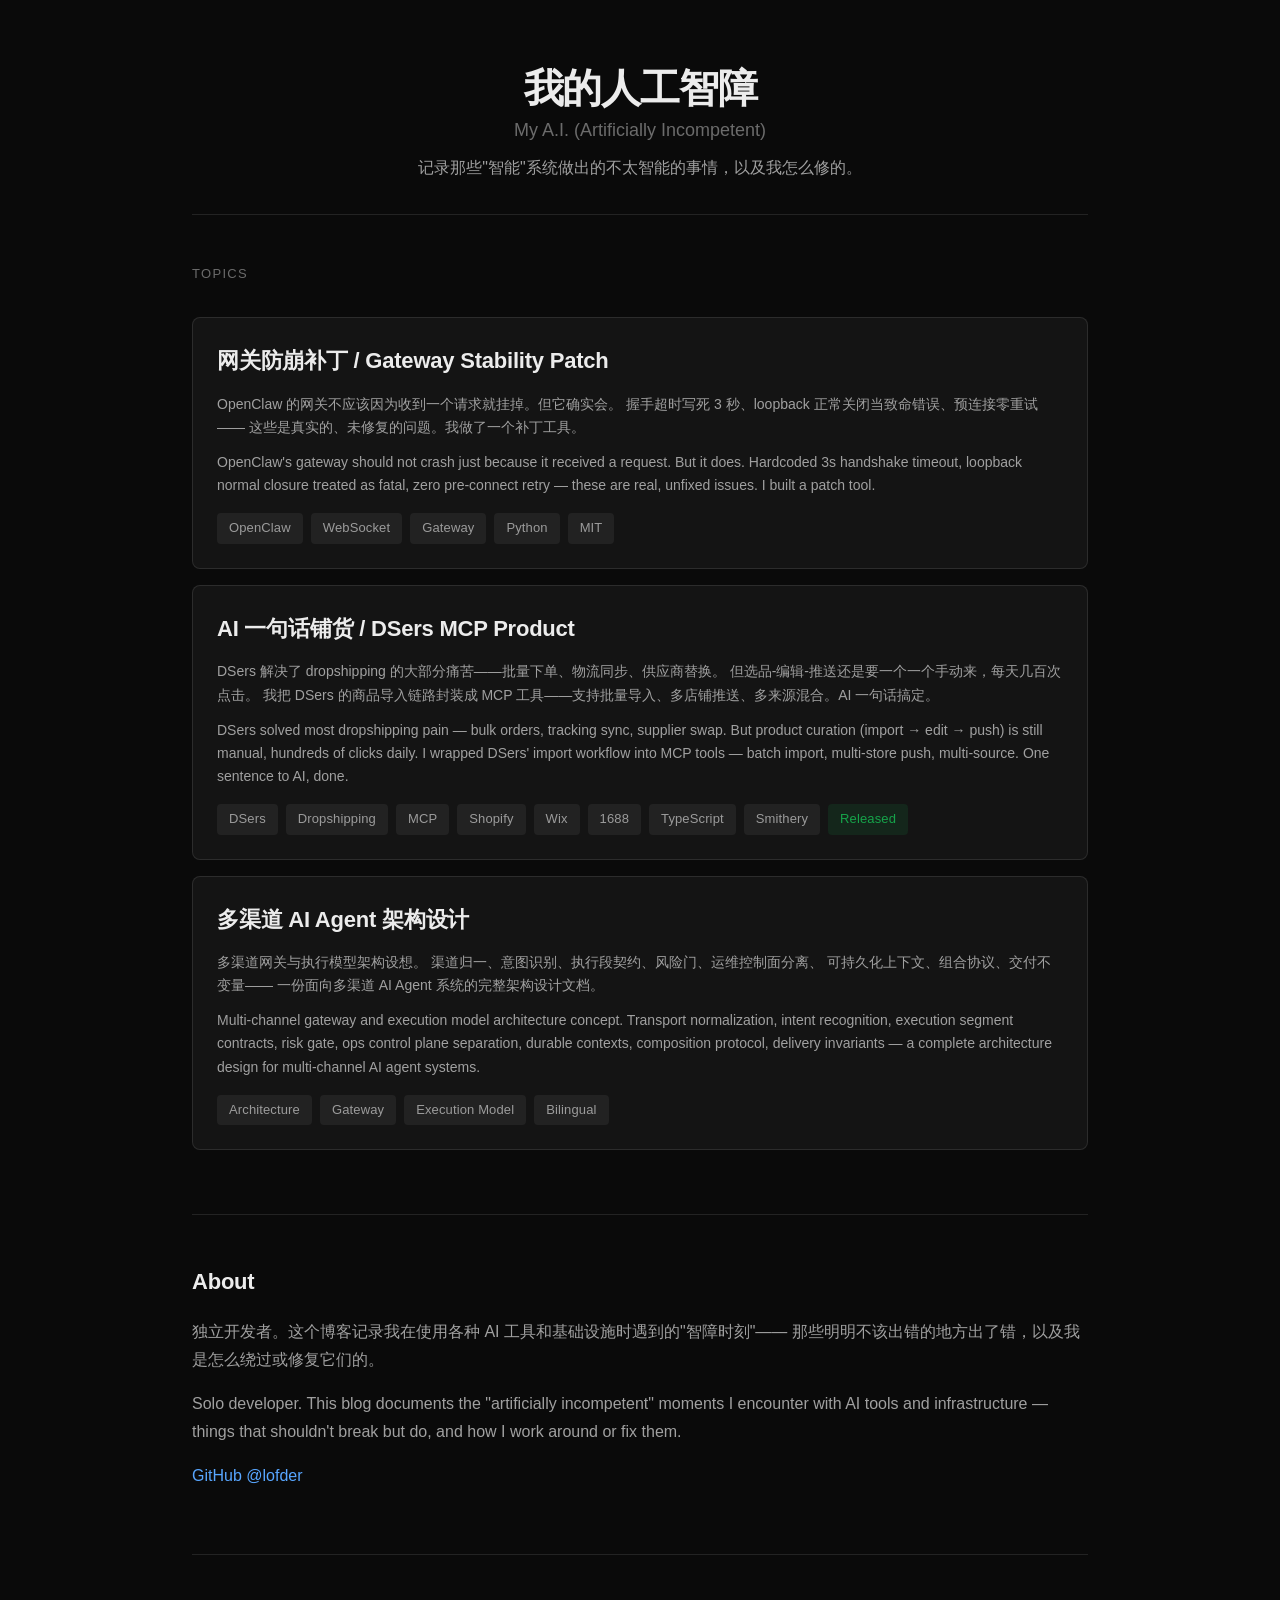
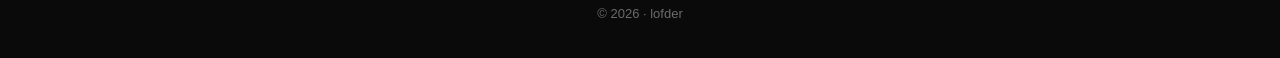
<file: index.html>
<!DOCTYPE html>
<html lang="zh-CN">
<head>
<meta charset="UTF-8">
<meta name="viewport" content="width=device-width, initial-scale=1.0">
<title>我的人工智障 ‐ My A.I. (Artificially Incompetent)</title>
<link rel="stylesheet" href="style.css">
<style>header { text-align: center; }</style>
</head>
<body>

<div class="container">
  <header>
    <h1>
      <span class="zh">我的人工智障</span>
      <span class="en">My A.I. (Artificially Incompetent)</span>
    </h1>
    <p class="tagline">
      记录那些"智能"系统做出的不太智能的事情，以及我怎么修的。
    </p>
  </header>

  <section class="topics">
    <h2>Topics</h2>

    <a class="topic-card" href="gateway-stability-patch/">
      <h3>网关防崩补丁 / Gateway Stability Patch</h3>
      <p>
        OpenClaw 的网关不应该因为收到一个请求就挂掉。但它确实会。
        握手超时写死 3 秒、loopback 正常关闭当致命错误、预连接零重试——
        这些是真实的、未修复的问题。我做了一个补丁工具。
      </p>
      <p>
        OpenClaw's gateway should not crash just because it received a request. But it does.
        Hardcoded 3s handshake timeout, loopback normal closure treated as fatal, zero pre-connect retry —
        these are real, unfixed issues. I built a patch tool.
      </p>
      <div class="tags">
        <span class="tag">OpenClaw</span>
        <span class="tag">WebSocket</span>
        <span class="tag">Gateway</span>
        <span class="tag">Python</span>
        <span class="tag">MIT</span>
      </div>
    </a>

    <a class="topic-card" href="dsers-mcp-product/">
      <h3>AI 一句话铺货 / DSers MCP Product</h3>
      <p>
        DSers 解决了 dropshipping 的大部分痛苦——批量下单、物流同步、供应商替换。
        但选品-编辑-推送还是要一个一个手动来，每天几百次点击。
        我把 DSers 的商品导入链路封装成 MCP 工具——支持批量导入、多店铺推送、多来源混合。AI 一句话搞定。
      </p>
      <p>
        DSers solved most dropshipping pain — bulk orders, tracking sync, supplier swap.
        But product curation (import → edit → push) is still manual, hundreds of clicks daily.
        I wrapped DSers' import workflow into MCP tools — batch import, multi-store push, multi-source. One sentence to AI, done.
      </p>
      <div class="tags">
        <span class="tag">DSers</span>
        <span class="tag">Dropshipping</span>
        <span class="tag">MCP</span>
        <span class="tag">Shopify</span>
        <span class="tag">Wix</span>
        <span class="tag">1688</span>
        <span class="tag">TypeScript</span>
        <span class="tag">Smithery</span>
        <span class="tag" style="background:rgba(22,163,74,0.12);color:#16a34a;">Released</span>
      </div>
    </a>

    <a class="topic-card" href="durable-gateway-runtime/">
      <h3>多渠道 AI Agent 架构设计</h3>
      <p>
        多渠道网关与执行模型架构设想。
        渠道归一、意图识别、执行段契约、风险门、运维控制面分离、
        可持久化上下文、组合协议、交付不变量——
        一份面向多渠道 AI Agent 系统的完整架构设计文档。
      </p>
      <p>
        Multi-channel gateway and execution model architecture concept.
        Transport normalization, intent recognition, execution segment contracts, risk gate,
        ops control plane separation, durable contexts, composition protocol, delivery invariants —
        a complete architecture design for multi-channel AI agent systems.
      </p>
      <div class="tags">
        <span class="tag">Architecture</span>
        <span class="tag">Gateway</span>
        <span class="tag">Execution Model</span>
        <span class="tag">Bilingual</span>
      </div>
    </a>

  </section>

  <section class="about">
    <h2>About</h2>
    <p>
      独立开发者。这个博客记录我在使用各种 AI 工具和基础设施时遇到的"智障时刻"——
      那些明明不该出错的地方出了错，以及我是怎么绕过或修复它们的。
    </p>
    <p>
      Solo developer. This blog documents the "artificially incompetent" moments I encounter
      with AI tools and infrastructure — things that shouldn't break but do, and how I work around
      or fix them.
    </p>
    <p>
      <a href="https://github.com/lofder">GitHub @lofder</a>
    </p>
  </section>

  <footer>
    <p>&copy; 2026 · <a href="https://github.com/lofder">lofder</a></p>
  </footer>
</div>

</body>
</html>
</file>
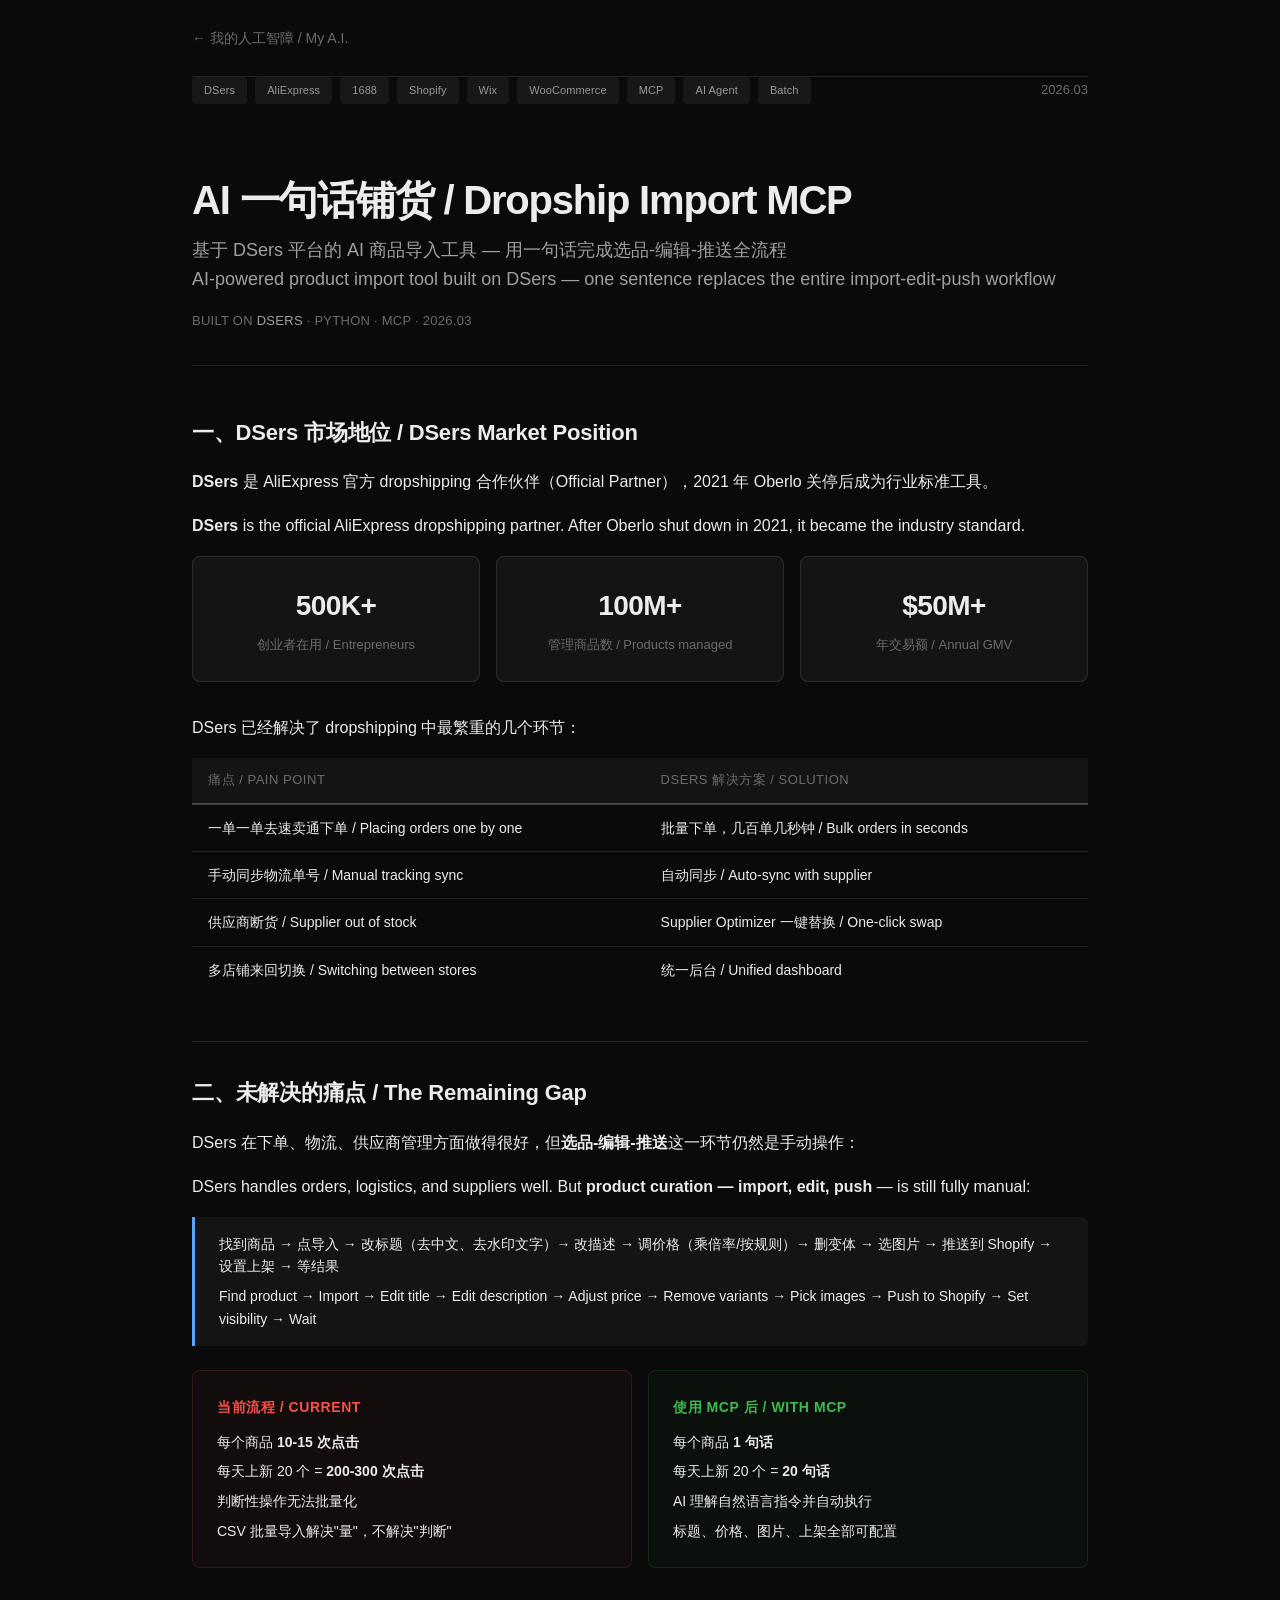
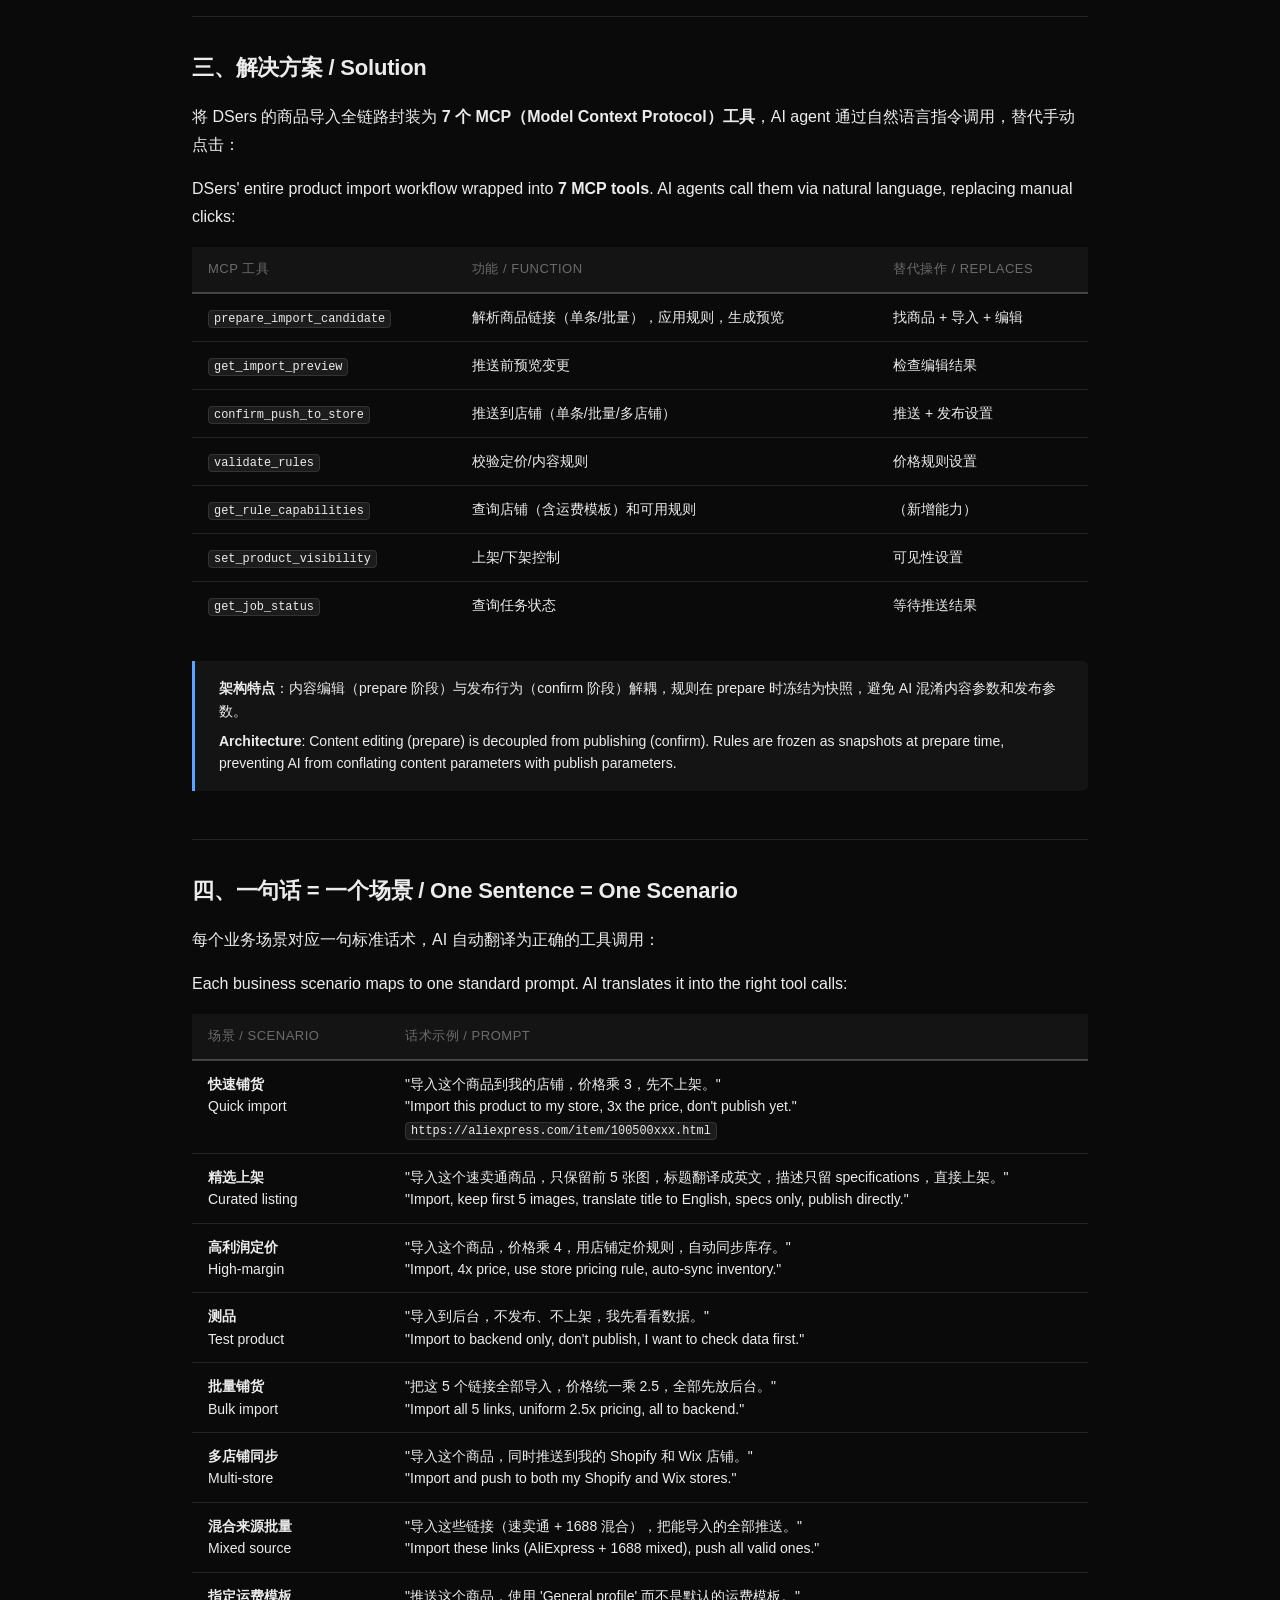
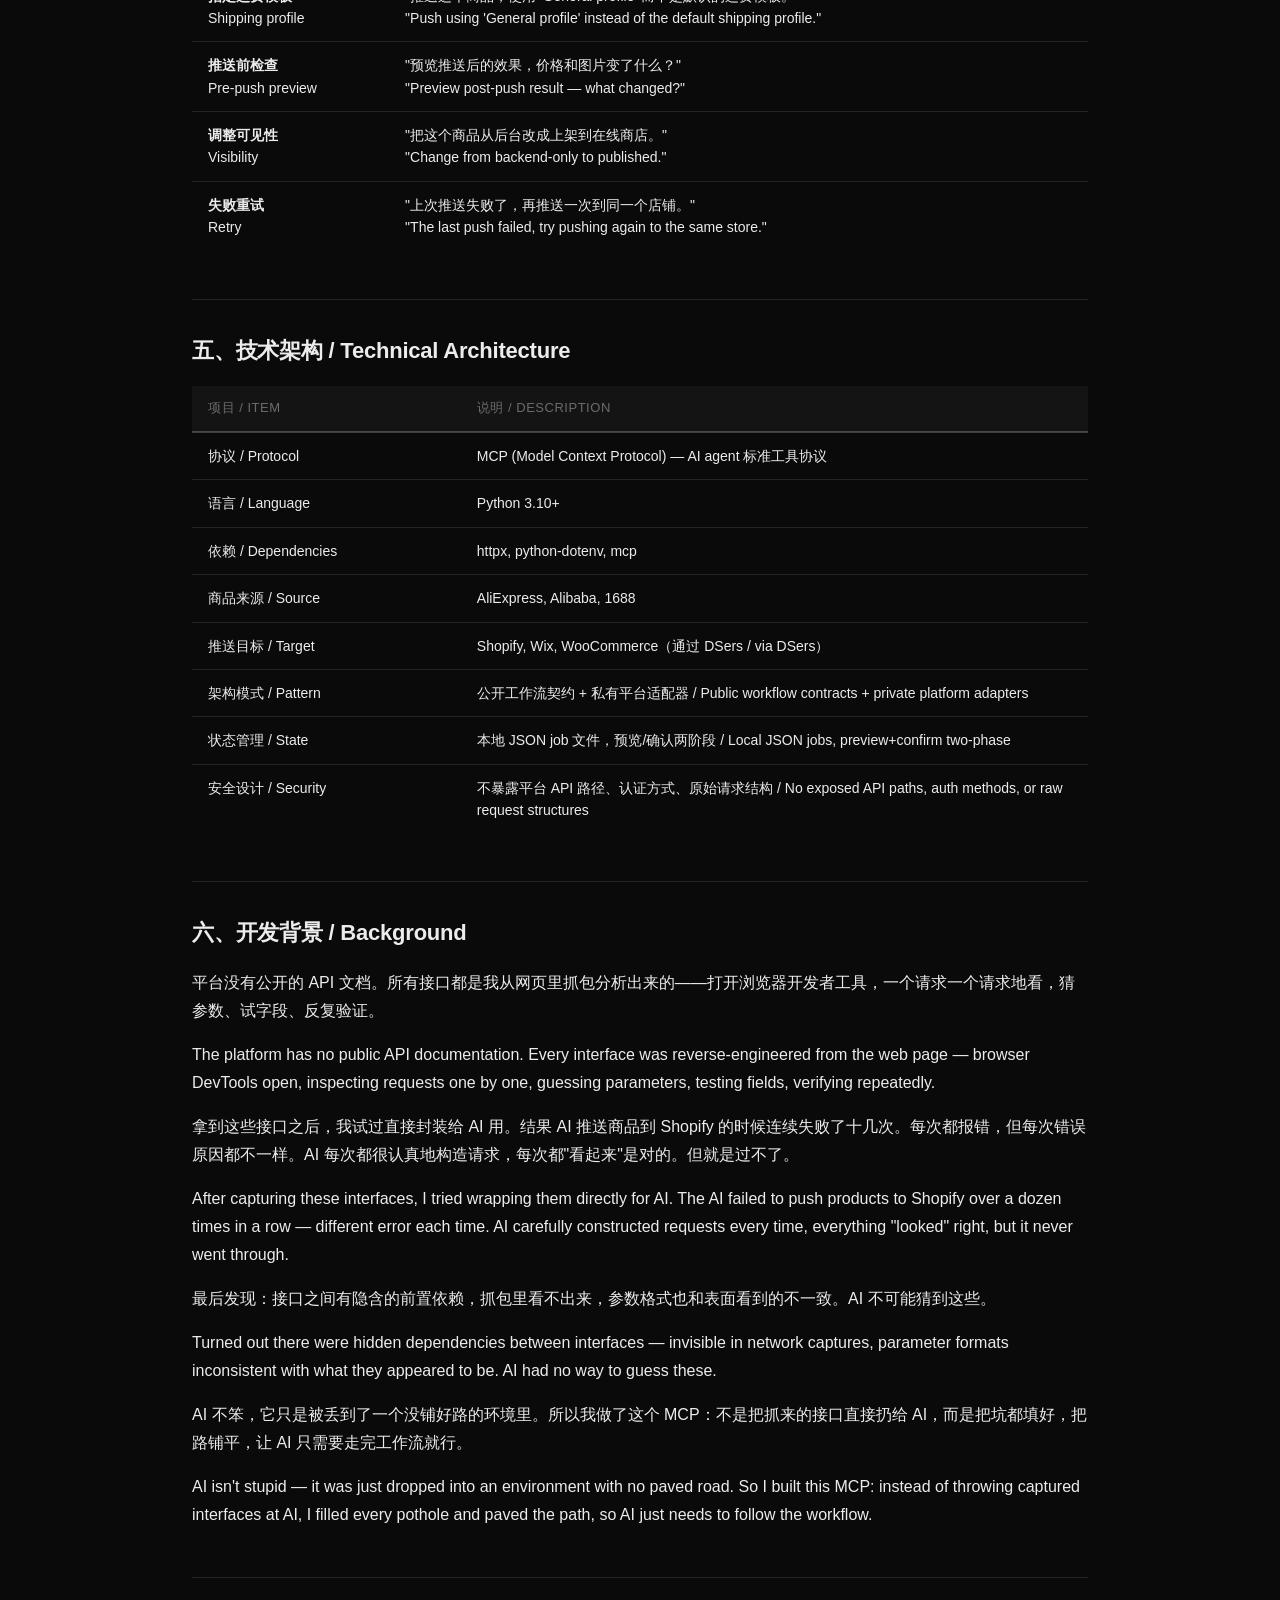
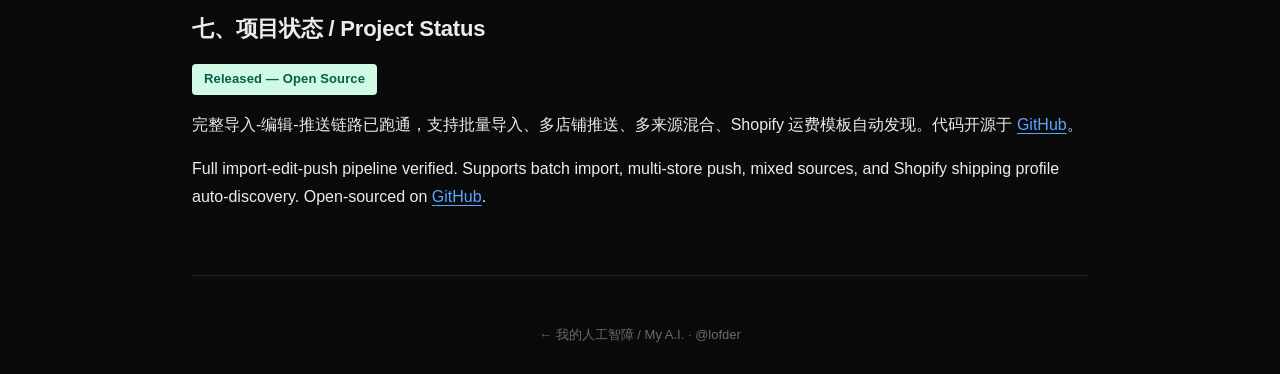
<file: dropship-import-mcp/index.html>
<!DOCTYPE html>
<html lang="zh-CN">
<head>
<meta charset="UTF-8">
<meta name="viewport" content="width=device-width, initial-scale=1.0">
<title>AI 一句话铺货 — 我的人工智障</title>
<link rel="stylesheet" href="../style.css">
</head>
<body>

<div class="container">
  <nav><a href="../">← 我的人工智障 / My A.I.</a></nav>

  <div class="header-meta">
    <div class="tags">
      <span class="tag">DSers</span>
      <span class="tag">AliExpress</span>
      <span class="tag">1688</span>
      <span class="tag">Shopify</span>
      <span class="tag">Wix</span>
      <span class="tag">WooCommerce</span>
      <span class="tag">MCP</span>
      <span class="tag">AI Agent</span>
      <span class="tag">Batch</span>
    </div>
    <div class="date">2026.03</div>
  </div>

  <header>
    <h1>AI 一句话铺货 / Dropship Import MCP</h1>
    <div class="subtitle">
      基于 DSers 平台的 AI 商品导入工具 — 用一句话完成选品-编辑-推送全流程<br>
      AI-powered product import tool built on DSers — one sentence replaces the entire import-edit-push workflow
    </div>
    <div class="meta">
      Built on <a href="https://www.dsers.com">DSers</a> · Python · MCP · 2026.03
    </div>
  </header>

  <article>

    <h2>一、DSers 市场地位 / DSers Market Position</h2>

    <p><strong>DSers</strong> 是 AliExpress 官方 dropshipping 合作伙伴（Official Partner），2021 年 Oberlo 关停后成为行业标准工具。</p>
    <p><strong>DSers</strong> is the official AliExpress dropshipping partner. After Oberlo shut down in 2021, it became the industry standard.</p>

    <div class="metric-row">
      <div class="metric-item">
        <span class="num">500K+</span>
        <span class="label">创业者在用 / Entrepreneurs</span>
      </div>
      <div class="metric-item">
        <span class="num">100M+</span>
        <span class="label">管理商品数 / Products managed</span>
      </div>
      <div class="metric-item">
        <span class="num">$50M+</span>
        <span class="label">年交易额 / Annual GMV</span>
      </div>
    </div>

    <p>DSers 已经解决了 dropshipping 中最繁重的几个环节：</p>

    <table>
      <tr><th>痛点 / Pain Point</th><th>DSers 解决方案 / Solution</th></tr>
      <tr><td>一单一单去速卖通下单 / Placing orders one by one</td><td>批量下单，几百单几秒钟 / Bulk orders in seconds</td></tr>
      <tr><td>手动同步物流单号 / Manual tracking sync</td><td>自动同步 / Auto-sync with supplier</td></tr>
      <tr><td>供应商断货 / Supplier out of stock</td><td>Supplier Optimizer 一键替换 / One-click swap</td></tr>
      <tr><td>多店铺来回切换 / Switching between stores</td><td>统一后台 / Unified dashboard</td></tr>
    </table>

    <h2>二、未解决的痛点 / The Remaining Gap</h2>

    <p>DSers 在下单、物流、供应商管理方面做得很好，但<strong>选品-编辑-推送</strong>这一环节仍然是手动操作：</p>
    <p>DSers handles orders, logistics, and suppliers well. But <strong>product curation — import, edit, push</strong> — is still fully manual:</p>

    <div class="highlight-box">
      <p>找到商品 → 点导入 → 改标题（去中文、去水印文字）→ 改描述 → 调价格（乘倍率/按规则）→ 删变体 → 选图片 → 推送到 Shopify → 设置上架 → 等结果</p>
      <p>Find product → Import → Edit title → Edit description → Adjust price → Remove variants → Pick images → Push to Shopify → Set visibility → Wait</p>
    </div>

    <div class="comparison-row">
      <div class="comparison-col before">
        <h4>当前流程 / Current</h4>
        <p>每个商品 <strong>10-15 次点击</strong></p>
        <p>每天上新 20 个 = <strong>200-300 次点击</strong></p>
        <p>判断性操作无法批量化</p>
        <p>CSV 批量导入解决"量"，不解决"判断"</p>
      </div>
      <div class="comparison-col after">
        <h4>使用 MCP 后 / With MCP</h4>
        <p>每个商品 <strong>1 句话</strong></p>
        <p>每天上新 20 个 = <strong>20 句话</strong></p>
        <p>AI 理解自然语言指令并自动执行</p>
        <p>标题、价格、图片、上架全部可配置</p>
      </div>
    </div>

    <h2>三、解决方案 / Solution</h2>

    <p>将 DSers 的商品导入全链路封装为 <strong>7 个 MCP（Model Context Protocol）工具</strong>，AI agent 通过自然语言指令调用，替代手动点击：</p>
    <p>DSers' entire product import workflow wrapped into <strong>7 MCP tools</strong>. AI agents call them via natural language, replacing manual clicks:</p>

    <table>
      <tr><th>MCP 工具</th><th>功能 / Function</th><th>替代操作 / Replaces</th></tr>
      <tr><td><code>prepare_import_candidate</code></td><td>解析商品链接（单条/批量），应用规则，生成预览</td><td>找商品 + 导入 + 编辑</td></tr>
      <tr><td><code>get_import_preview</code></td><td>推送前预览变更</td><td>检查编辑结果</td></tr>
      <tr><td><code>confirm_push_to_store</code></td><td>推送到店铺（单条/批量/多店铺）</td><td>推送 + 发布设置</td></tr>
      <tr><td><code>validate_rules</code></td><td>校验定价/内容规则</td><td>价格规则设置</td></tr>
      <tr><td><code>get_rule_capabilities</code></td><td>查询店铺（含运费模板）和可用规则</td><td>（新增能力）</td></tr>
      <tr><td><code>set_product_visibility</code></td><td>上架/下架控制</td><td>可见性设置</td></tr>
      <tr><td><code>get_job_status</code></td><td>查询任务状态</td><td>等待推送结果</td></tr>
    </table>

    <div class="callout">
      <p><strong>架构特点</strong>：内容编辑（prepare 阶段）与发布行为（confirm 阶段）解耦，规则在 prepare 时冻结为快照，避免 AI 混淆内容参数和发布参数。</p>
      <p><strong>Architecture</strong>: Content editing (prepare) is decoupled from publishing (confirm). Rules are frozen as snapshots at prepare time, preventing AI from conflating content parameters with publish parameters.</p>
    </div>

    <h2>四、一句话 = 一个场景 / One Sentence = One Scenario</h2>

    <p>每个业务场景对应一句标准话术，AI 自动翻译为正确的工具调用：</p>
    <p>Each business scenario maps to one standard prompt. AI translates it into the right tool calls:</p>

    <table>
      <tr><th style="width:22%">场景 / Scenario</th><th>话术示例 / Prompt</th></tr>
      <tr>
        <td><strong>快速铺货</strong><br>Quick import</td>
        <td>"导入这个商品到我的店铺，价格乘 3，先不上架。"<br>"Import this product to my store, 3x the price, don't publish yet."<br><code>https://aliexpress.com/item/100500xxx.html</code></td>
      </tr>
      <tr>
        <td><strong>精选上架</strong><br>Curated listing</td>
        <td>"导入这个速卖通商品，只保留前 5 张图，标题翻译成英文，描述只留 specifications，直接上架。"<br>"Import, keep first 5 images, translate title to English, specs only, publish directly."</td>
      </tr>
      <tr>
        <td><strong>高利润定价</strong><br>High-margin</td>
        <td>"导入这个商品，价格乘 4，用店铺定价规则，自动同步库存。"<br>"Import, 4x price, use store pricing rule, auto-sync inventory."</td>
      </tr>
      <tr>
        <td><strong>测品</strong><br>Test product</td>
        <td>"导入到后台，不发布、不上架，我先看看数据。"<br>"Import to backend only, don't publish, I want to check data first."</td>
      </tr>
      <tr>
        <td><strong>批量铺货</strong><br>Bulk import</td>
        <td>"把这 5 个链接全部导入，价格统一乘 2.5，全部先放后台。"<br>"Import all 5 links, uniform 2.5x pricing, all to backend."</td>
      </tr>
      <tr>
        <td><strong>多店铺同步</strong><br>Multi-store</td>
        <td>"导入这个商品，同时推送到我的 Shopify 和 Wix 店铺。"<br>"Import and push to both my Shopify and Wix stores."</td>
      </tr>
      <tr>
        <td><strong>混合来源批量</strong><br>Mixed source</td>
        <td>"导入这些链接（速卖通 + 1688 混合），把能导入的全部推送。"<br>"Import these links (AliExpress + 1688 mixed), push all valid ones."</td>
      </tr>
      <tr>
        <td><strong>指定运费模板</strong><br>Shipping profile</td>
        <td>"推送这个商品，使用 'General profile' 而不是默认的运费模板。"<br>"Push using 'General profile' instead of the default shipping profile."</td>
      </tr>
      <tr>
        <td><strong>推送前检查</strong><br>Pre-push preview</td>
        <td>"预览推送后的效果，价格和图片变了什么？"<br>"Preview post-push result — what changed?"</td>
      </tr>
      <tr>
        <td><strong>调整可见性</strong><br>Visibility</td>
        <td>"把这个商品从后台改成上架到在线商店。"<br>"Change from backend-only to published."</td>
      </tr>
      <tr>
        <td><strong>失败重试</strong><br>Retry</td>
        <td>"上次推送失败了，再推送一次到同一个店铺。"<br>"The last push failed, try pushing again to the same store."</td>
      </tr>
    </table>

    <h2>五、技术架构 / Technical Architecture</h2>

    <table>
      <tr><th style="width:30%">项目 / Item</th><th>说明 / Description</th></tr>
      <tr><td>协议 / Protocol</td><td>MCP (Model Context Protocol) — AI agent 标准工具协议</td></tr>
      <tr><td>语言 / Language</td><td>Python 3.10+</td></tr>
      <tr><td>依赖 / Dependencies</td><td>httpx, python-dotenv, mcp</td></tr>
      <tr><td>商品来源 / Source</td><td>AliExpress, Alibaba, 1688</td></tr>
      <tr><td>推送目标 / Target</td><td>Shopify, Wix, WooCommerce（通过 DSers / via DSers）</td></tr>
      <tr><td>架构模式 / Pattern</td><td>公开工作流契约 + 私有平台适配器 / Public workflow contracts + private platform adapters</td></tr>
      <tr><td>状态管理 / State</td><td>本地 JSON job 文件，预览/确认两阶段 / Local JSON jobs, preview+confirm two-phase</td></tr>
      <tr><td>安全设计 / Security</td><td>不暴露平台 API 路径、认证方式、原始请求结构 / No exposed API paths, auth methods, or raw request structures</td></tr>
    </table>

    <h2>六、开发背景 / Background</h2>

    <p>平台没有公开的 API 文档。所有接口都是我从网页里抓包分析出来的——打开浏览器开发者工具，一个请求一个请求地看，猜参数、试字段、反复验证。</p>
    <p>The platform has no public API documentation. Every interface was reverse-engineered from the web page — browser DevTools open, inspecting requests one by one, guessing parameters, testing fields, verifying repeatedly.</p>

    <p>拿到这些接口之后，我试过直接封装给 AI 用。结果 AI 推送商品到 Shopify 的时候连续失败了十几次。每次都报错，但每次错误原因都不一样。AI 每次都很认真地构造请求，每次都"看起来"是对的。但就是过不了。</p>
    <p>After capturing these interfaces, I tried wrapping them directly for AI. The AI failed to push products to Shopify over a dozen times in a row — different error each time. AI carefully constructed requests every time, everything "looked" right, but it never went through.</p>

    <p>最后发现：接口之间有隐含的前置依赖，抓包里看不出来，参数格式也和表面看到的不一致。AI 不可能猜到这些。</p>
    <p>Turned out there were hidden dependencies between interfaces — invisible in network captures, parameter formats inconsistent with what they appeared to be. AI had no way to guess these.</p>

    <p>AI 不笨，它只是被丢到了一个没铺好路的环境里。所以我做了这个 MCP：不是把抓来的接口直接扔给 AI，而是把坑都填好，把路铺平，让 AI 只需要走完工作流就行。</p>
    <p>AI isn't stupid — it was just dropped into an environment with no paved road. So I built this MCP: instead of throwing captured interfaces at AI, I filled every pothole and paved the path, so AI just needs to follow the workflow.</p>

    <h2>七、项目状态 / Project Status</h2>

    <p><span class="status-tag" style="background:#d1fae5;color:#065f46;">Released — Open Source</span></p>

    <p>完整导入-编辑-推送链路已跑通，支持批量导入、多店铺推送、多来源混合、Shopify 运费模板自动发现。代码开源于 <a href="https://github.com/lofder/dsers-dropship-mcp">GitHub</a>。</p>
    <p>Full import-edit-push pipeline verified. Supports batch import, multi-store push, mixed sources, and Shopify shipping profile auto-discovery. Open-sourced on <a href="https://github.com/lofder/dsers-dropship-mcp">GitHub</a>.</p>

  </article>

  <footer>
    <a href="../">← 我的人工智障 / My A.I.</a> · <a href="https://github.com/lofder">@lofder</a>
  </footer>
</div>

</body>
</html>
</file>
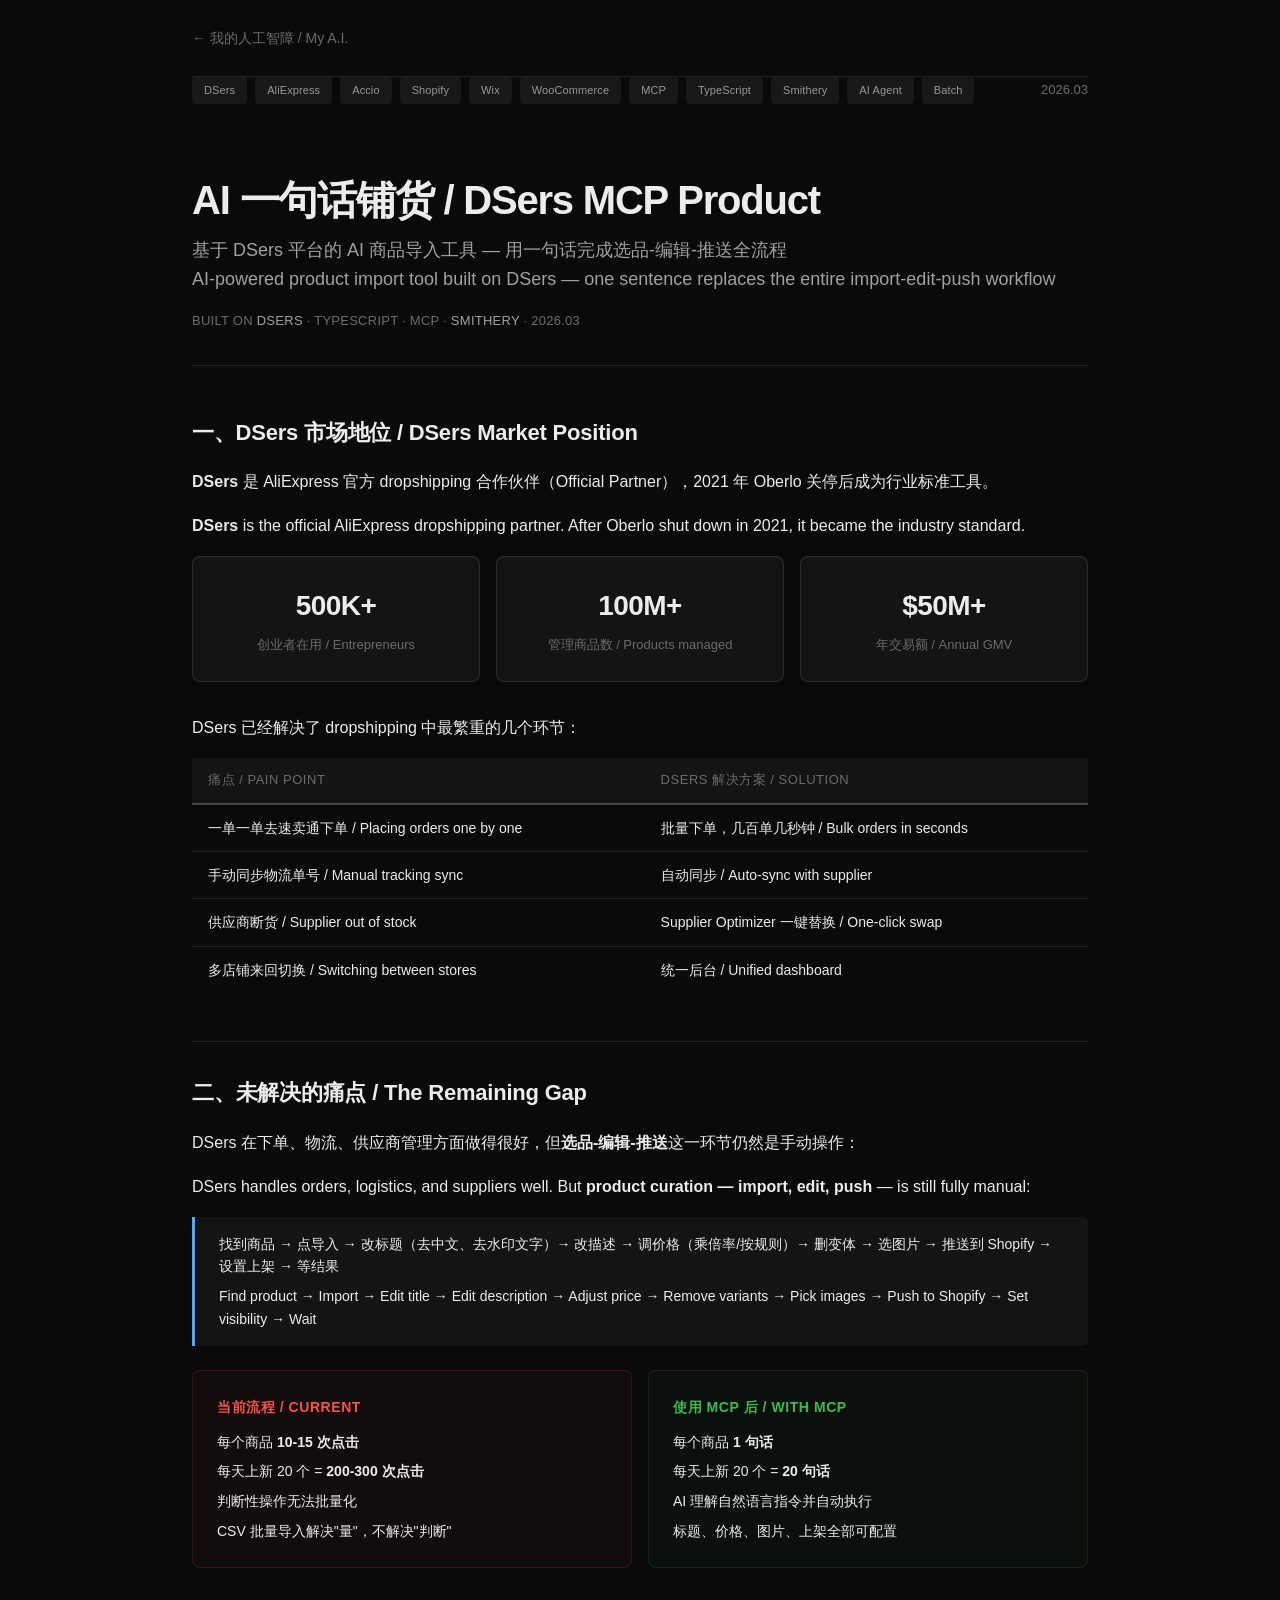
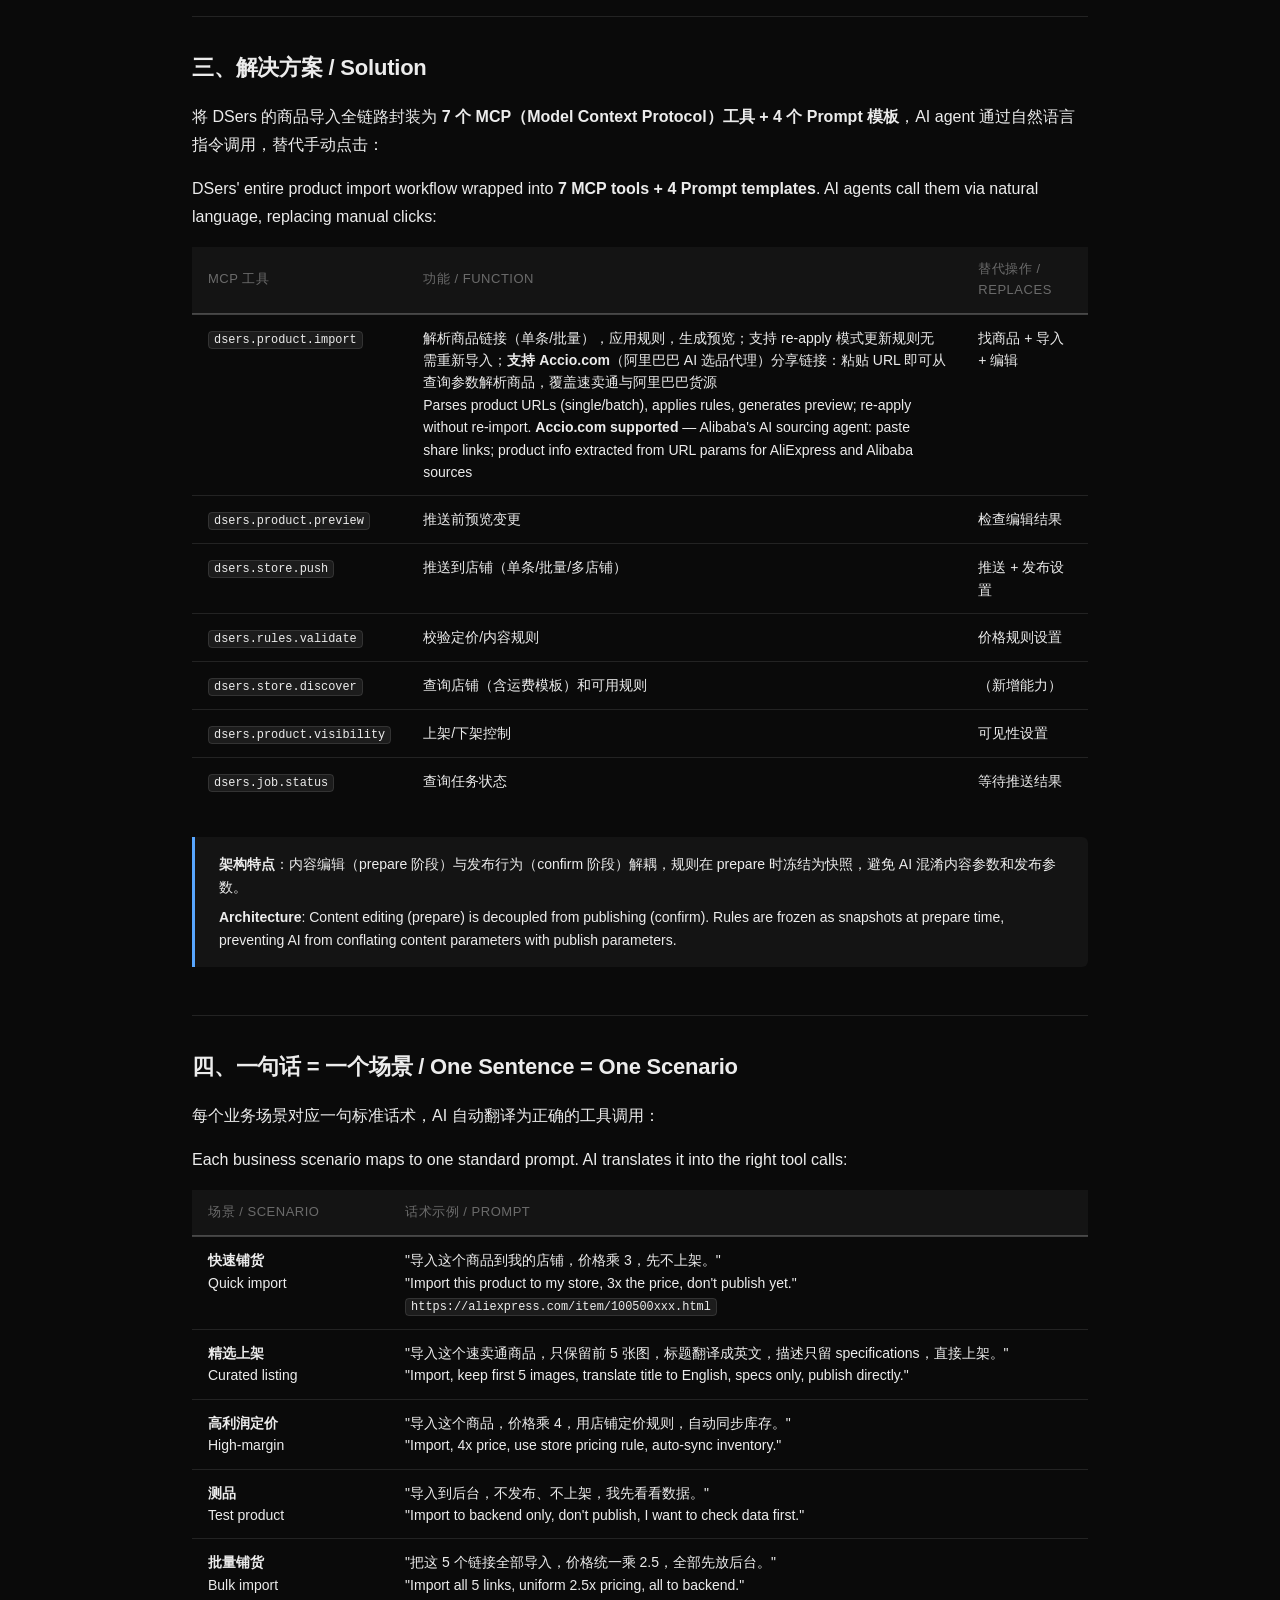
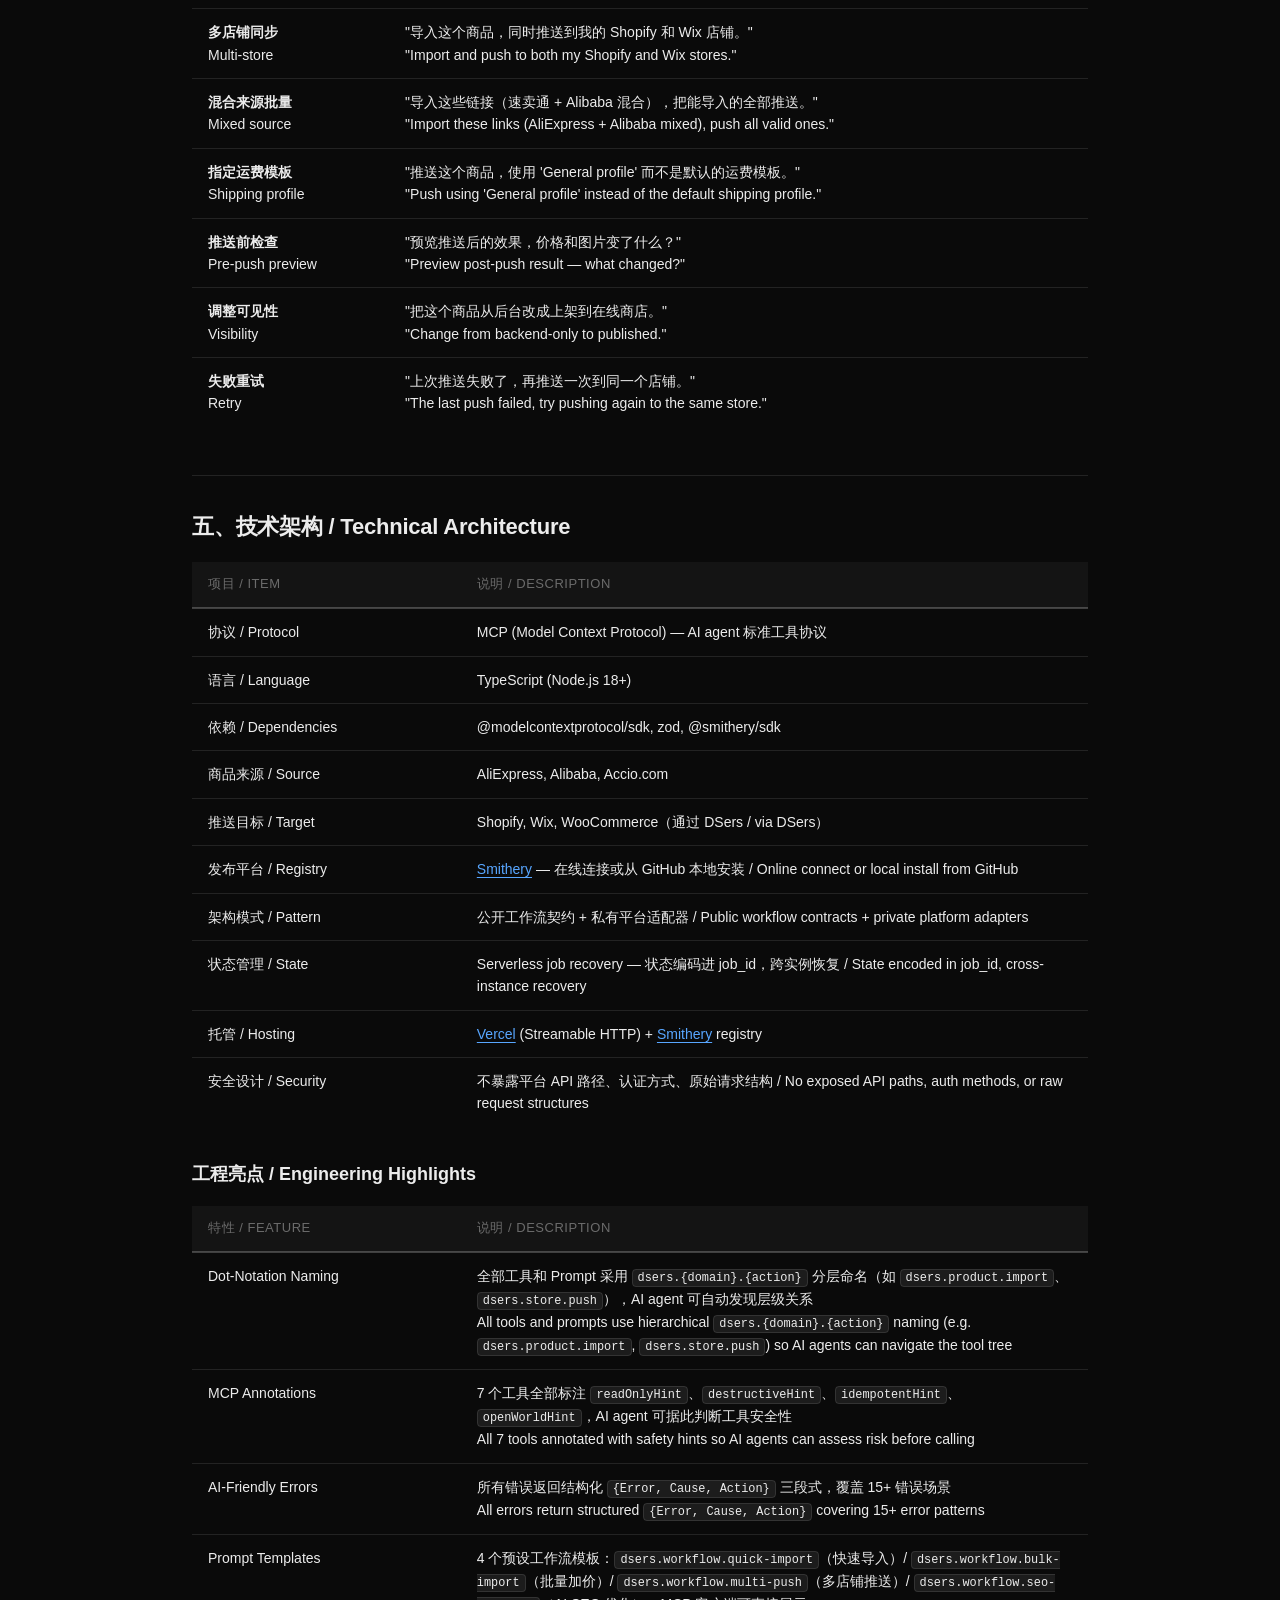
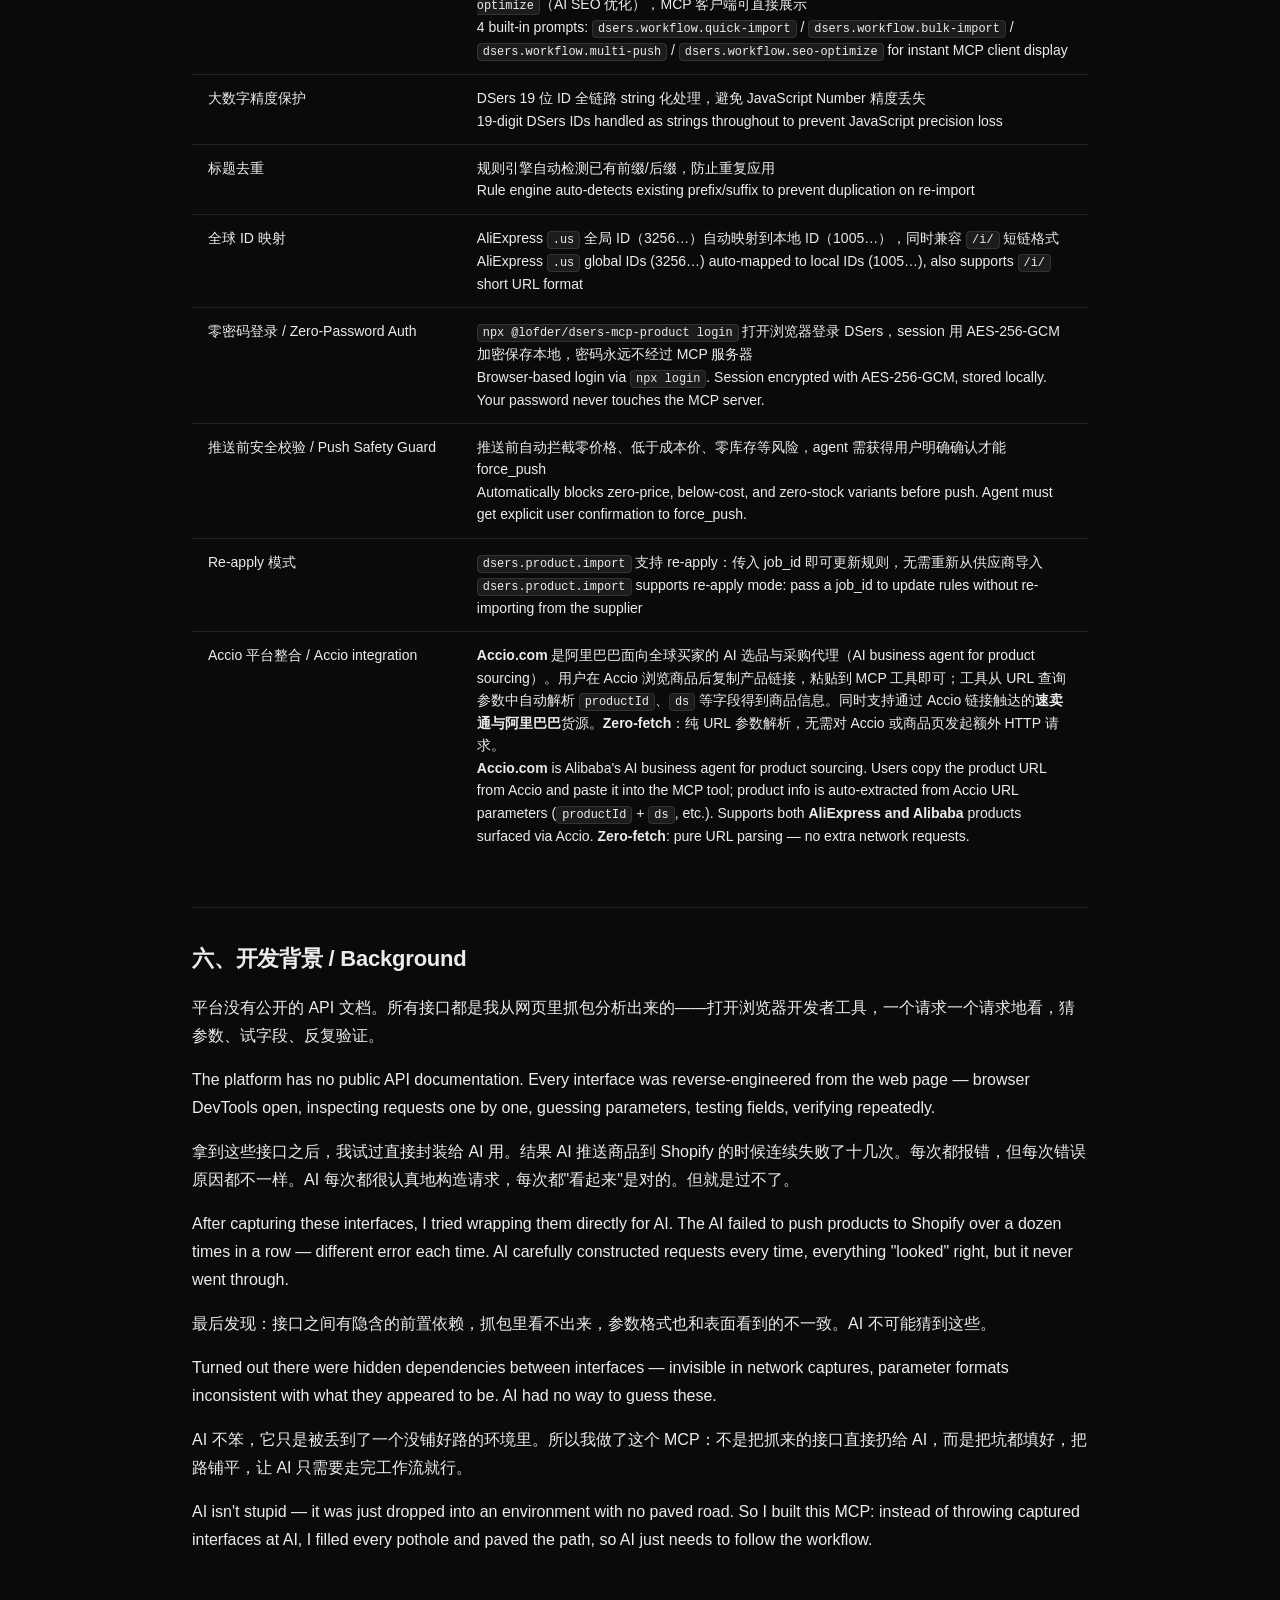
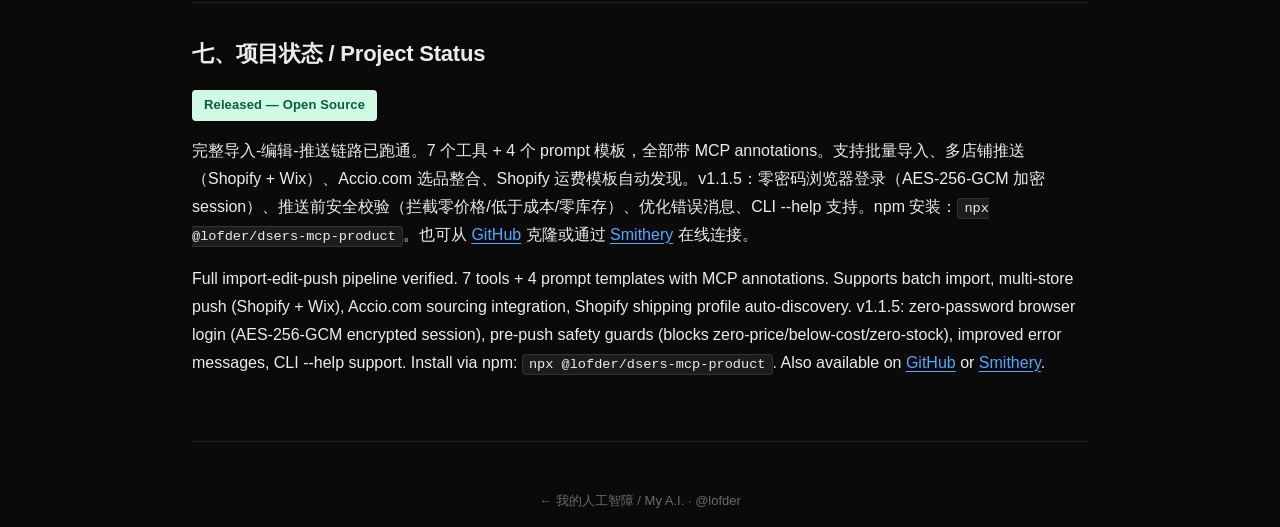
<file: dsers-mcp-product/index.html>
<!DOCTYPE html>
<html lang="zh-CN">
<head>
<meta charset="UTF-8">
<meta name="viewport" content="width=device-width, initial-scale=1.0">
<title>AI 一句话铺货 — 我的人工智障</title>
<link rel="stylesheet" href="../style.css">
</head>
<body>

<div class="container">
  <nav><a href="../">← 我的人工智障 / My A.I.</a></nav>

  <div class="header-meta">
    <div class="tags">
      <span class="tag">DSers</span>
      <span class="tag">AliExpress</span>
      <span class="tag">Accio</span>
      <span class="tag">Shopify</span>
      <span class="tag">Wix</span>
      <span class="tag">WooCommerce</span>
      <span class="tag">MCP</span>
      <span class="tag">TypeScript</span>
      <span class="tag">Smithery</span>
      <span class="tag">AI Agent</span>
      <span class="tag">Batch</span>
    </div>
    <div class="date">2026.03</div>
  </div>

  <header>
    <h1>AI 一句话铺货 / DSers MCP Product</h1>
    <div class="subtitle">
      基于 DSers 平台的 AI 商品导入工具 — 用一句话完成选品-编辑-推送全流程<br>
      AI-powered product import tool built on DSers — one sentence replaces the entire import-edit-push workflow
    </div>
    <div class="meta">
      Built on <a href="https://www.dsers.com">DSers</a> · TypeScript · MCP · <a href="https://smithery.ai/server/@dsersx/product-mcp">Smithery</a> · 2026.03
    </div>
  </header>

  <article>

    <h2>一、DSers 市场地位 / DSers Market Position</h2>

    <p><strong>DSers</strong> 是 AliExpress 官方 dropshipping 合作伙伴（Official Partner），2021 年 Oberlo 关停后成为行业标准工具。</p>
    <p><strong>DSers</strong> is the official AliExpress dropshipping partner. After Oberlo shut down in 2021, it became the industry standard.</p>

    <div class="metric-row">
      <div class="metric-item">
        <span class="num">500K+</span>
        <span class="label">创业者在用 / Entrepreneurs</span>
      </div>
      <div class="metric-item">
        <span class="num">100M+</span>
        <span class="label">管理商品数 / Products managed</span>
      </div>
      <div class="metric-item">
        <span class="num">$50M+</span>
        <span class="label">年交易额 / Annual GMV</span>
      </div>
    </div>

    <p>DSers 已经解决了 dropshipping 中最繁重的几个环节：</p>

    <table>
      <tr><th>痛点 / Pain Point</th><th>DSers 解决方案 / Solution</th></tr>
      <tr><td>一单一单去速卖通下单 / Placing orders one by one</td><td>批量下单，几百单几秒钟 / Bulk orders in seconds</td></tr>
      <tr><td>手动同步物流单号 / Manual tracking sync</td><td>自动同步 / Auto-sync with supplier</td></tr>
      <tr><td>供应商断货 / Supplier out of stock</td><td>Supplier Optimizer 一键替换 / One-click swap</td></tr>
      <tr><td>多店铺来回切换 / Switching between stores</td><td>统一后台 / Unified dashboard</td></tr>
    </table>

    <h2>二、未解决的痛点 / The Remaining Gap</h2>

    <p>DSers 在下单、物流、供应商管理方面做得很好，但<strong>选品-编辑-推送</strong>这一环节仍然是手动操作：</p>
    <p>DSers handles orders, logistics, and suppliers well. But <strong>product curation — import, edit, push</strong> — is still fully manual:</p>

    <div class="highlight-box">
      <p>找到商品 → 点导入 → 改标题（去中文、去水印文字）→ 改描述 → 调价格（乘倍率/按规则）→ 删变体 → 选图片 → 推送到 Shopify → 设置上架 → 等结果</p>
      <p>Find product → Import → Edit title → Edit description → Adjust price → Remove variants → Pick images → Push to Shopify → Set visibility → Wait</p>
    </div>

    <div class="comparison-row">
      <div class="comparison-col before">
        <h4>当前流程 / Current</h4>
        <p>每个商品 <strong>10-15 次点击</strong></p>
        <p>每天上新 20 个 = <strong>200-300 次点击</strong></p>
        <p>判断性操作无法批量化</p>
        <p>CSV 批量导入解决"量"，不解决"判断"</p>
      </div>
      <div class="comparison-col after">
        <h4>使用 MCP 后 / With MCP</h4>
        <p>每个商品 <strong>1 句话</strong></p>
        <p>每天上新 20 个 = <strong>20 句话</strong></p>
        <p>AI 理解自然语言指令并自动执行</p>
        <p>标题、价格、图片、上架全部可配置</p>
      </div>
    </div>

    <h2>三、解决方案 / Solution</h2>

    <p>将 DSers 的商品导入全链路封装为 <strong>7 个 MCP（Model Context Protocol）工具 + 4 个 Prompt 模板</strong>，AI agent 通过自然语言指令调用，替代手动点击：</p>
    <p>DSers' entire product import workflow wrapped into <strong>7 MCP tools + 4 Prompt templates</strong>. AI agents call them via natural language, replacing manual clicks:</p>

    <table>
      <tr><th>MCP 工具</th><th>功能 / Function</th><th>替代操作 / Replaces</th></tr>
      <tr><td><code>dsers.product.import</code></td><td>解析商品链接（单条/批量），应用规则，生成预览；支持 re-apply 模式更新规则无需重新导入；<strong>支持 Accio.com</strong>（阿里巴巴 AI 选品代理）分享链接：粘贴 URL 即可从查询参数解析商品，覆盖速卖通与阿里巴巴货源<br>Parses product URLs (single/batch), applies rules, generates preview; re-apply without re-import. <strong>Accio.com supported</strong> — Alibaba's AI sourcing agent: paste share links; product info extracted from URL params for AliExpress and Alibaba sources</td><td>找商品 + 导入 + 编辑</td></tr>
      <tr><td><code>dsers.product.preview</code></td><td>推送前预览变更</td><td>检查编辑结果</td></tr>
      <tr><td><code>dsers.store.push</code></td><td>推送到店铺（单条/批量/多店铺）</td><td>推送 + 发布设置</td></tr>
      <tr><td><code>dsers.rules.validate</code></td><td>校验定价/内容规则</td><td>价格规则设置</td></tr>
      <tr><td><code>dsers.store.discover</code></td><td>查询店铺（含运费模板）和可用规则</td><td>（新增能力）</td></tr>
      <tr><td><code>dsers.product.visibility</code></td><td>上架/下架控制</td><td>可见性设置</td></tr>
      <tr><td><code>dsers.job.status</code></td><td>查询任务状态</td><td>等待推送结果</td></tr>
    </table>

    <div class="callout">
      <p><strong>架构特点</strong>：内容编辑（prepare 阶段）与发布行为（confirm 阶段）解耦，规则在 prepare 时冻结为快照，避免 AI 混淆内容参数和发布参数。</p>
      <p><strong>Architecture</strong>: Content editing (prepare) is decoupled from publishing (confirm). Rules are frozen as snapshots at prepare time, preventing AI from conflating content parameters with publish parameters.</p>
    </div>

    <h2>四、一句话 = 一个场景 / One Sentence = One Scenario</h2>

    <p>每个业务场景对应一句标准话术，AI 自动翻译为正确的工具调用：</p>
    <p>Each business scenario maps to one standard prompt. AI translates it into the right tool calls:</p>

    <table>
      <tr><th style="width:22%">场景 / Scenario</th><th>话术示例 / Prompt</th></tr>
      <tr>
        <td><strong>快速铺货</strong><br>Quick import</td>
        <td>"导入这个商品到我的店铺，价格乘 3，先不上架。"<br>"Import this product to my store, 3x the price, don't publish yet."<br><code>https://aliexpress.com/item/100500xxx.html</code></td>
      </tr>
      <tr>
        <td><strong>精选上架</strong><br>Curated listing</td>
        <td>"导入这个速卖通商品，只保留前 5 张图，标题翻译成英文，描述只留 specifications，直接上架。"<br>"Import, keep first 5 images, translate title to English, specs only, publish directly."</td>
      </tr>
      <tr>
        <td><strong>高利润定价</strong><br>High-margin</td>
        <td>"导入这个商品，价格乘 4，用店铺定价规则，自动同步库存。"<br>"Import, 4x price, use store pricing rule, auto-sync inventory."</td>
      </tr>
      <tr>
        <td><strong>测品</strong><br>Test product</td>
        <td>"导入到后台，不发布、不上架，我先看看数据。"<br>"Import to backend only, don't publish, I want to check data first."</td>
      </tr>
      <tr>
        <td><strong>批量铺货</strong><br>Bulk import</td>
        <td>"把这 5 个链接全部导入，价格统一乘 2.5，全部先放后台。"<br>"Import all 5 links, uniform 2.5x pricing, all to backend."</td>
      </tr>
      <tr>
        <td><strong>多店铺同步</strong><br>Multi-store</td>
        <td>"导入这个商品，同时推送到我的 Shopify 和 Wix 店铺。"<br>"Import and push to both my Shopify and Wix stores."</td>
      </tr>
      <tr>
        <td><strong>混合来源批量</strong><br>Mixed source</td>
        <td>"导入这些链接（速卖通 + Alibaba 混合），把能导入的全部推送。"<br>"Import these links (AliExpress + Alibaba mixed), push all valid ones."</td>
      </tr>
      <tr>
        <td><strong>指定运费模板</strong><br>Shipping profile</td>
        <td>"推送这个商品，使用 'General profile' 而不是默认的运费模板。"<br>"Push using 'General profile' instead of the default shipping profile."</td>
      </tr>
      <tr>
        <td><strong>推送前检查</strong><br>Pre-push preview</td>
        <td>"预览推送后的效果，价格和图片变了什么？"<br>"Preview post-push result — what changed?"</td>
      </tr>
      <tr>
        <td><strong>调整可见性</strong><br>Visibility</td>
        <td>"把这个商品从后台改成上架到在线商店。"<br>"Change from backend-only to published."</td>
      </tr>
      <tr>
        <td><strong>失败重试</strong><br>Retry</td>
        <td>"上次推送失败了，再推送一次到同一个店铺。"<br>"The last push failed, try pushing again to the same store."</td>
      </tr>
    </table>

    <h2>五、技术架构 / Technical Architecture</h2>

    <table>
      <tr><th style="width:30%">项目 / Item</th><th>说明 / Description</th></tr>
      <tr><td>协议 / Protocol</td><td>MCP (Model Context Protocol) — AI agent 标准工具协议</td></tr>
      <tr><td>语言 / Language</td><td>TypeScript (Node.js 18+)</td></tr>
      <tr><td>依赖 / Dependencies</td><td>@modelcontextprotocol/sdk, zod, @smithery/sdk</td></tr>
      <tr><td>商品来源 / Source</td><td>AliExpress, Alibaba, Accio.com</td></tr>
      <tr><td>推送目标 / Target</td><td>Shopify, Wix, WooCommerce（通过 DSers / via DSers）</td></tr>
      <tr><td>发布平台 / Registry</td><td><a href="https://smithery.ai/server/@dsersx/product-mcp">Smithery</a> — 在线连接或从 GitHub 本地安装 / Online connect or local install from GitHub</td></tr>
      <tr><td>架构模式 / Pattern</td><td>公开工作流契约 + 私有平台适配器 / Public workflow contracts + private platform adapters</td></tr>
      <tr><td>状态管理 / State</td><td>Serverless job recovery — 状态编码进 job_id，跨实例恢复 / State encoded in job_id, cross-instance recovery</td></tr>
      <tr><td>托管 / Hosting</td><td><a href="https://dsers-mcp-product.vercel.app/api/mcp">Vercel</a> (Streamable HTTP) + <a href="https://smithery.ai/server/@dsersx/product-mcp">Smithery</a> registry</td></tr>
      <tr><td>安全设计 / Security</td><td>不暴露平台 API 路径、认证方式、原始请求结构 / No exposed API paths, auth methods, or raw request structures</td></tr>
    </table>

    <h3>工程亮点 / Engineering Highlights</h3>

    <table>
      <tr><th style="width:30%">特性 / Feature</th><th>说明 / Description</th></tr>
      <tr><td>Dot-Notation Naming</td><td>全部工具和 Prompt 采用 <code>dsers.{domain}.{action}</code> 分层命名（如 <code>dsers.product.import</code>、<code>dsers.store.push</code>），AI agent 可自动发现层级关系<br>All tools and prompts use hierarchical <code>dsers.{domain}.{action}</code> naming (e.g. <code>dsers.product.import</code>, <code>dsers.store.push</code>) so AI agents can navigate the tool tree</td></tr>
      <tr><td>MCP Annotations</td><td>7 个工具全部标注 <code>readOnlyHint</code>、<code>destructiveHint</code>、<code>idempotentHint</code>、<code>openWorldHint</code>，AI agent 可据此判断工具安全性<br>All 7 tools annotated with safety hints so AI agents can assess risk before calling</td></tr>
      <tr><td>AI-Friendly Errors</td><td>所有错误返回结构化 <code>{Error, Cause, Action}</code> 三段式，覆盖 15+ 错误场景<br>All errors return structured <code>{Error, Cause, Action}</code> covering 15+ error patterns</td></tr>
      <tr><td>Prompt Templates</td><td>4 个预设工作流模板：<code>dsers.workflow.quick-import</code>（快速导入）/ <code>dsers.workflow.bulk-import</code>（批量加价）/ <code>dsers.workflow.multi-push</code>（多店铺推送）/ <code>dsers.workflow.seo-optimize</code>（AI SEO 优化），MCP 客户端可直接展示<br>4 built-in prompts: <code>dsers.workflow.quick-import</code> / <code>dsers.workflow.bulk-import</code> / <code>dsers.workflow.multi-push</code> / <code>dsers.workflow.seo-optimize</code> for instant MCP client display</td></tr>
      <tr><td>大数字精度保护</td><td>DSers 19 位 ID 全链路 string 化处理，避免 JavaScript Number 精度丢失<br>19-digit DSers IDs handled as strings throughout to prevent JavaScript precision loss</td></tr>
      <tr><td>标题去重</td><td>规则引擎自动检测已有前缀/后缀，防止重复应用<br>Rule engine auto-detects existing prefix/suffix to prevent duplication on re-import</td></tr>
      <tr><td>全球 ID 映射</td><td>AliExpress <code>.us</code> 全局 ID（3256…）自动映射到本地 ID（1005…），同时兼容 <code>/i/</code> 短链格式<br>AliExpress <code>.us</code> global IDs (3256…) auto-mapped to local IDs (1005…), also supports <code>/i/</code> short URL format</td></tr>
      <tr><td>零密码登录 / Zero-Password Auth</td><td><code>npx @lofder/dsers-mcp-product login</code> 打开浏览器登录 DSers，session 用 AES-256-GCM 加密保存本地，密码永远不经过 MCP 服务器<br>Browser-based login via <code>npx login</code>. Session encrypted with AES-256-GCM, stored locally. Your password never touches the MCP server.</td></tr>
      <tr><td>推送前安全校验 / Push Safety Guard</td><td>推送前自动拦截零价格、低于成本价、零库存等风险，agent 需获得用户明确确认才能 force_push<br>Automatically blocks zero-price, below-cost, and zero-stock variants before push. Agent must get explicit user confirmation to force_push.</td></tr>
      <tr><td>Re-apply 模式</td><td><code>dsers.product.import</code> 支持 re-apply：传入 job_id 即可更新规则，无需重新从供应商导入<br><code>dsers.product.import</code> supports re-apply mode: pass a job_id to update rules without re-importing from the supplier</td></tr>
      <tr><td>Accio 平台整合 / Accio integration</td><td><strong>Accio.com</strong> 是阿里巴巴面向全球买家的 AI 选品与采购代理（AI business agent for product sourcing）。用户在 Accio 浏览商品后复制产品链接，粘贴到 MCP 工具即可；工具从 URL 查询参数中自动解析 <code>productId</code>、<code>ds</code> 等字段得到商品信息。同时支持通过 Accio 链接触达的<strong>速卖通与阿里巴巴</strong>货源。<strong>Zero-fetch</strong>：纯 URL 参数解析，无需对 Accio 或商品页发起额外 HTTP 请求。<br><strong>Accio.com</strong> is Alibaba's AI business agent for product sourcing. Users copy the product URL from Accio and paste it into the MCP tool; product info is auto-extracted from Accio URL parameters (<code>productId</code> + <code>ds</code>, etc.). Supports both <strong>AliExpress and Alibaba</strong> products surfaced via Accio. <strong>Zero-fetch</strong>: pure URL parsing — no extra network requests.</td></tr>
    </table>

    <h2>六、开发背景 / Background</h2>

    <p>平台没有公开的 API 文档。所有接口都是我从网页里抓包分析出来的——打开浏览器开发者工具，一个请求一个请求地看，猜参数、试字段、反复验证。</p>
    <p>The platform has no public API documentation. Every interface was reverse-engineered from the web page — browser DevTools open, inspecting requests one by one, guessing parameters, testing fields, verifying repeatedly.</p>

    <p>拿到这些接口之后，我试过直接封装给 AI 用。结果 AI 推送商品到 Shopify 的时候连续失败了十几次。每次都报错，但每次错误原因都不一样。AI 每次都很认真地构造请求，每次都"看起来"是对的。但就是过不了。</p>
    <p>After capturing these interfaces, I tried wrapping them directly for AI. The AI failed to push products to Shopify over a dozen times in a row — different error each time. AI carefully constructed requests every time, everything "looked" right, but it never went through.</p>

    <p>最后发现：接口之间有隐含的前置依赖，抓包里看不出来，参数格式也和表面看到的不一致。AI 不可能猜到这些。</p>
    <p>Turned out there were hidden dependencies between interfaces — invisible in network captures, parameter formats inconsistent with what they appeared to be. AI had no way to guess these.</p>

    <p>AI 不笨，它只是被丢到了一个没铺好路的环境里。所以我做了这个 MCP：不是把抓来的接口直接扔给 AI，而是把坑都填好，把路铺平，让 AI 只需要走完工作流就行。</p>
    <p>AI isn't stupid — it was just dropped into an environment with no paved road. So I built this MCP: instead of throwing captured interfaces at AI, I filled every pothole and paved the path, so AI just needs to follow the workflow.</p>

    <h2>七、项目状态 / Project Status</h2>

    <p><span class="status-tag" style="background:#d1fae5;color:#065f46;">Released — Open Source</span></p>

    <p>完整导入-编辑-推送链路已跑通。7 个工具 + 4 个 prompt 模板，全部带 MCP annotations。支持批量导入、多店铺推送（Shopify + Wix）、Accio.com 选品整合、Shopify 运费模板自动发现。v1.1.5：零密码浏览器登录（AES-256-GCM 加密 session）、推送前安全校验（拦截零价格/低于成本/零库存）、优化错误消息、CLI --help 支持。npm 安装：<code>npx @lofder/dsers-mcp-product</code>。也可从 <a href="https://github.com/lofder/dsers-mcp-product">GitHub</a> 克隆或通过 <a href="https://smithery.ai/server/@dsersx/product-mcp">Smithery</a> 在线连接。</p>
    <p>Full import-edit-push pipeline verified. 7 tools + 4 prompt templates with MCP annotations. Supports batch import, multi-store push (Shopify + Wix), Accio.com sourcing integration, Shopify shipping profile auto-discovery. v1.1.5: zero-password browser login (AES-256-GCM encrypted session), pre-push safety guards (blocks zero-price/below-cost/zero-stock), improved error messages, CLI --help support. Install via npm: <code>npx @lofder/dsers-mcp-product</code>. Also available on <a href="https://github.com/lofder/dsers-mcp-product">GitHub</a> or <a href="https://smithery.ai/server/@dsersx/product-mcp">Smithery</a>.</p>

  </article>

  <footer>
    <a href="../">← 我的人工智障 / My A.I.</a> · <a href="https://github.com/lofder">@lofder</a>
  </footer>
</div>

</body>
</html>
</file>
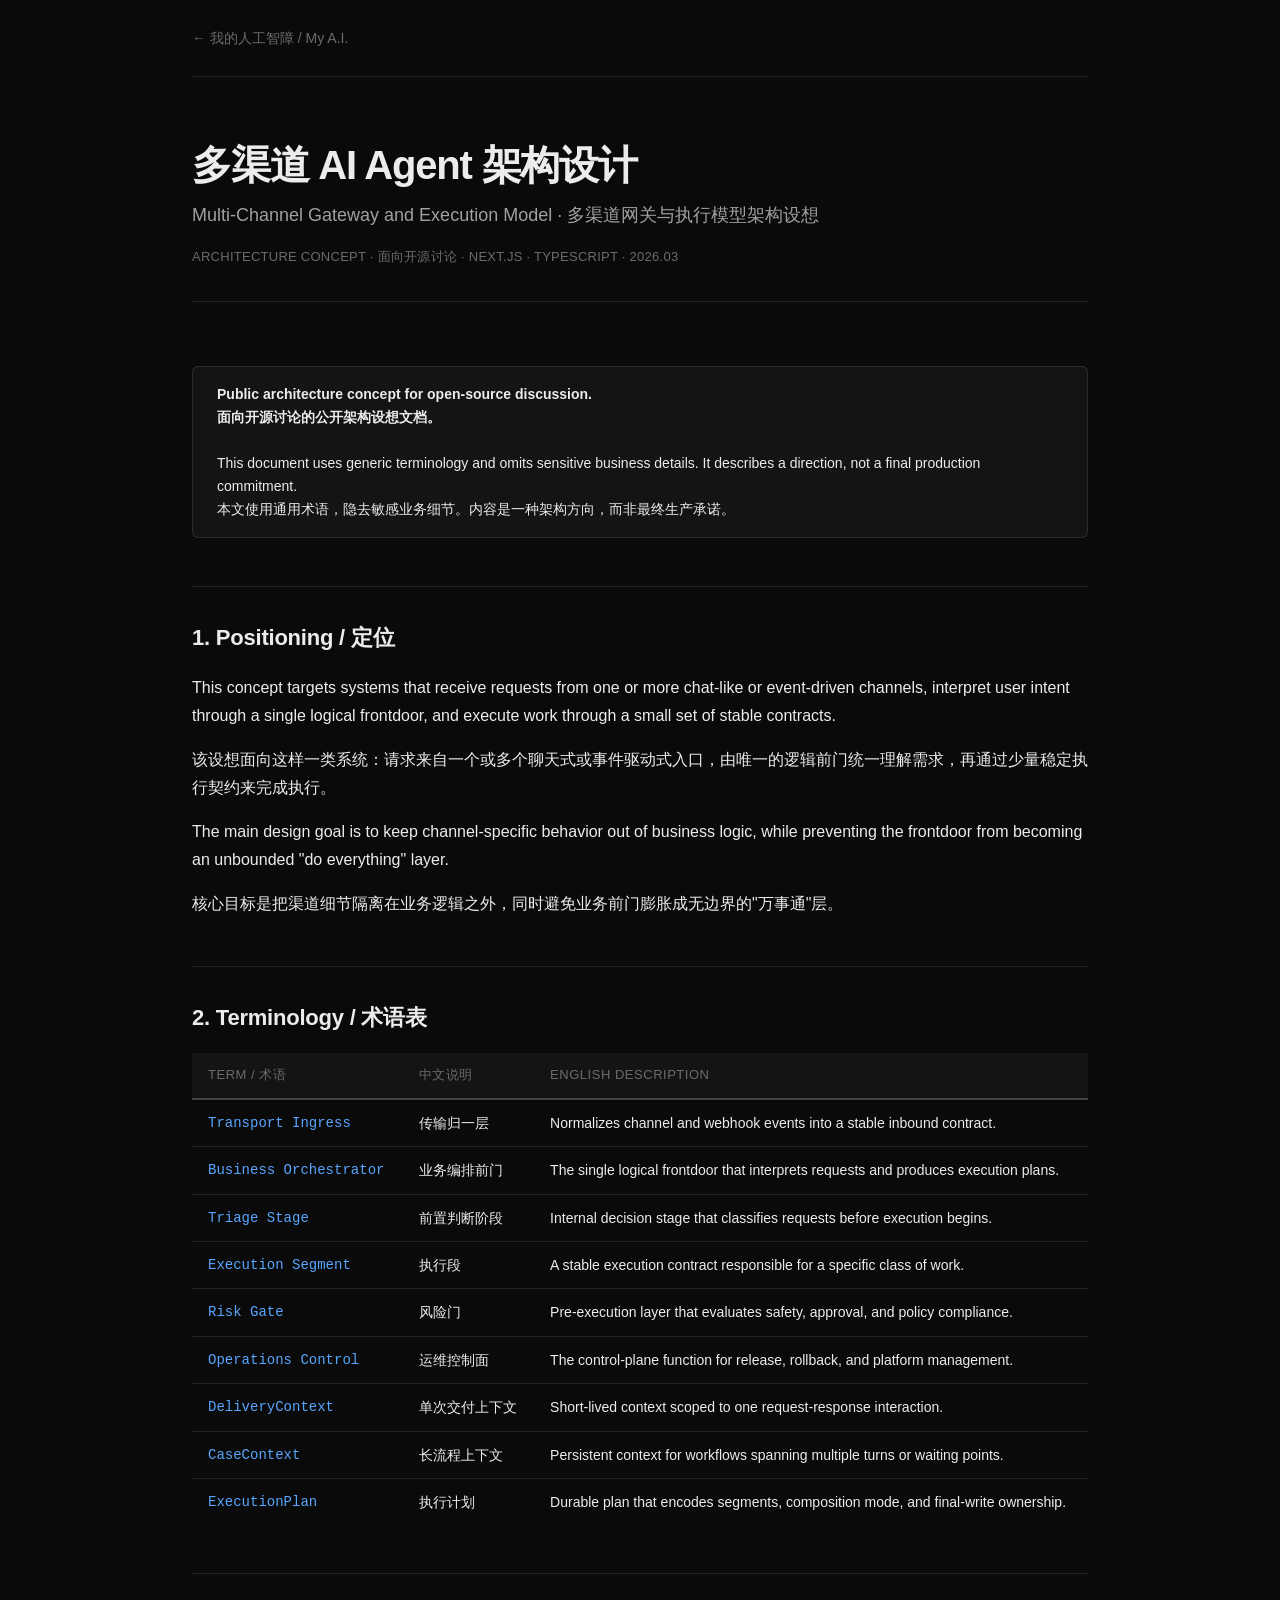
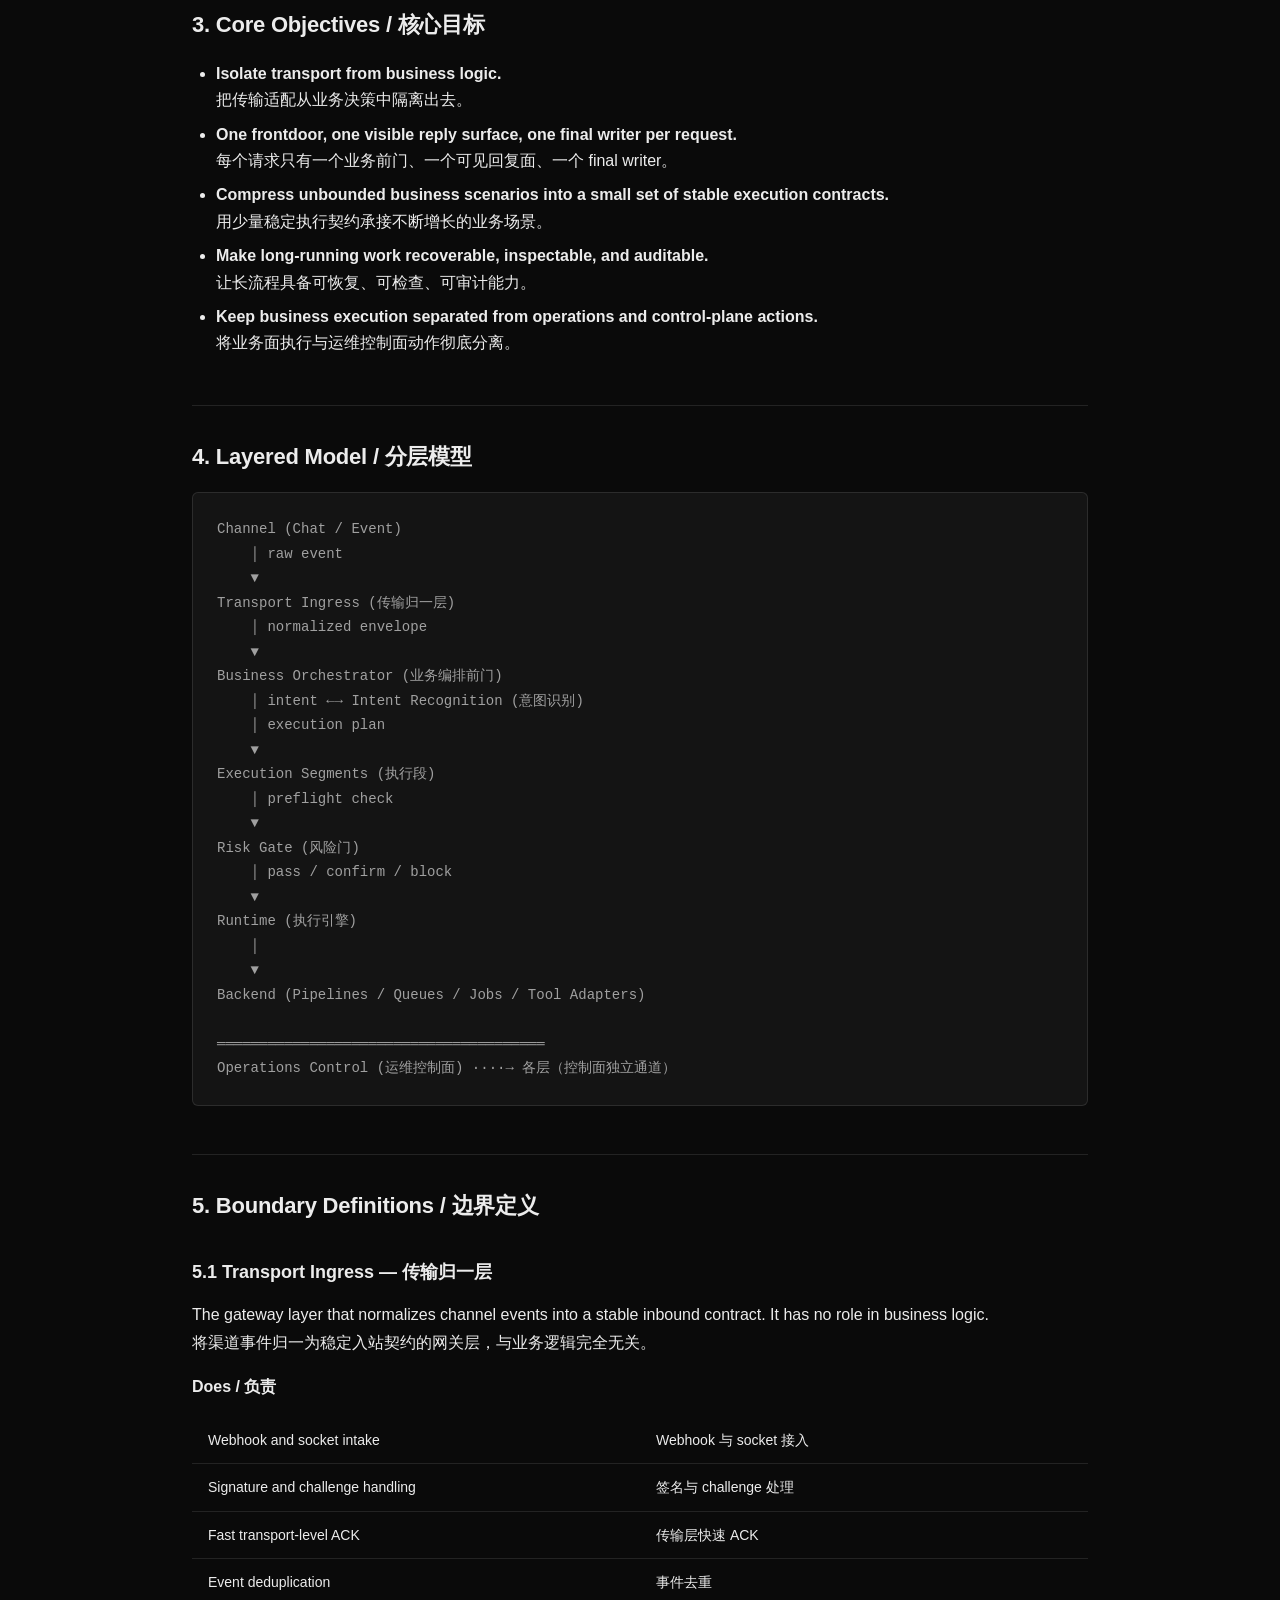
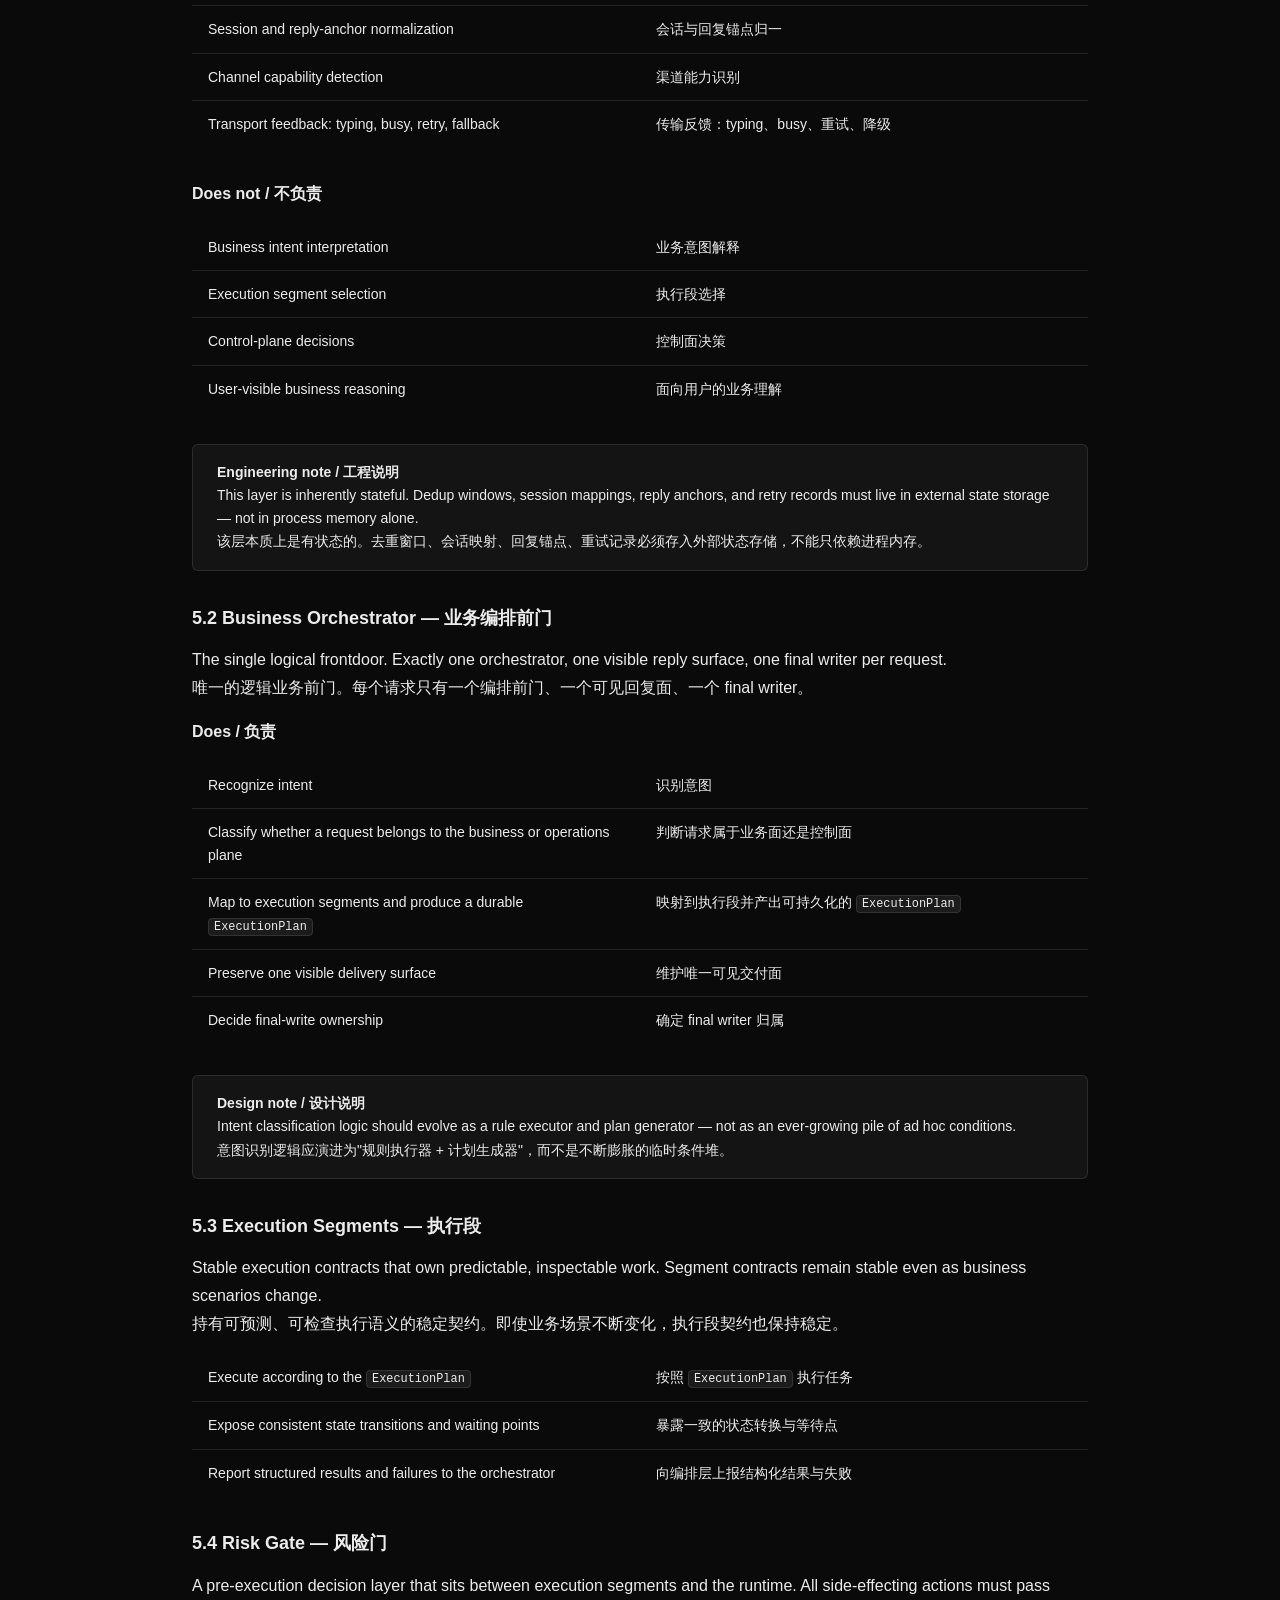
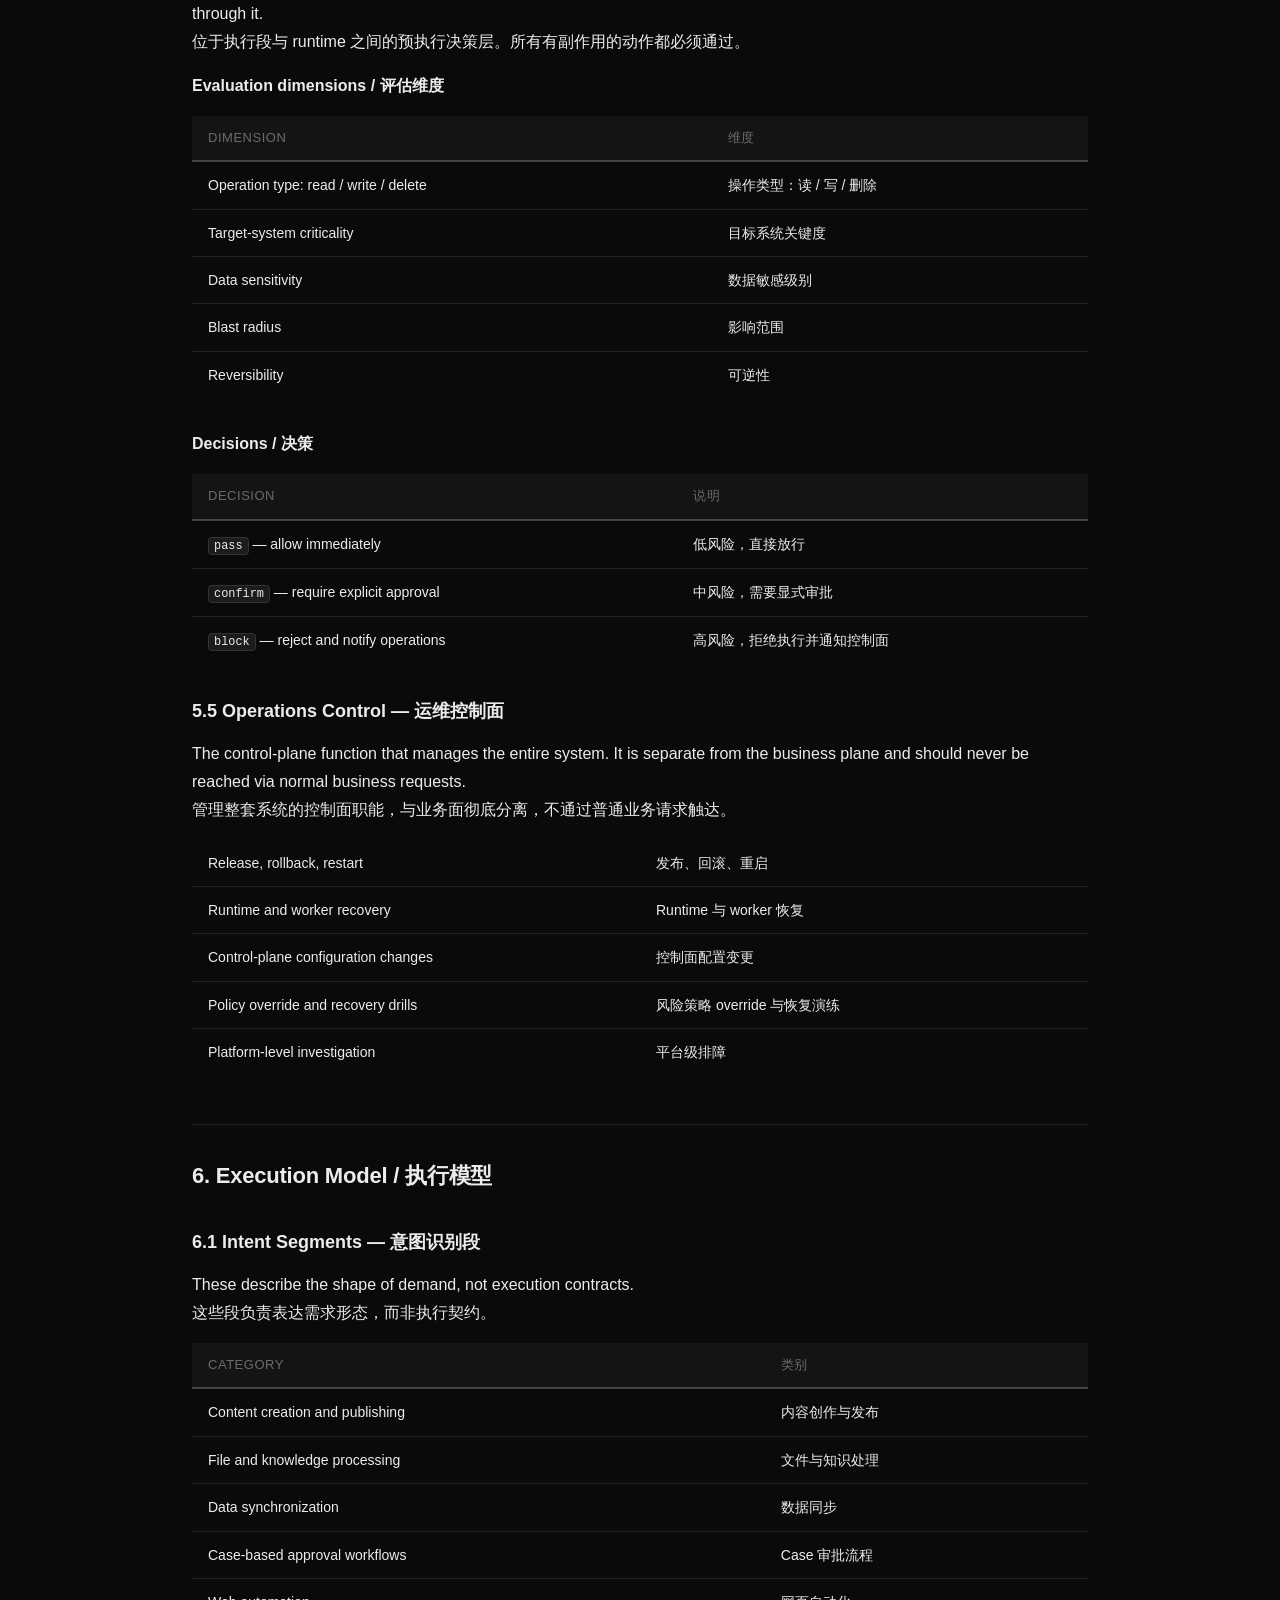
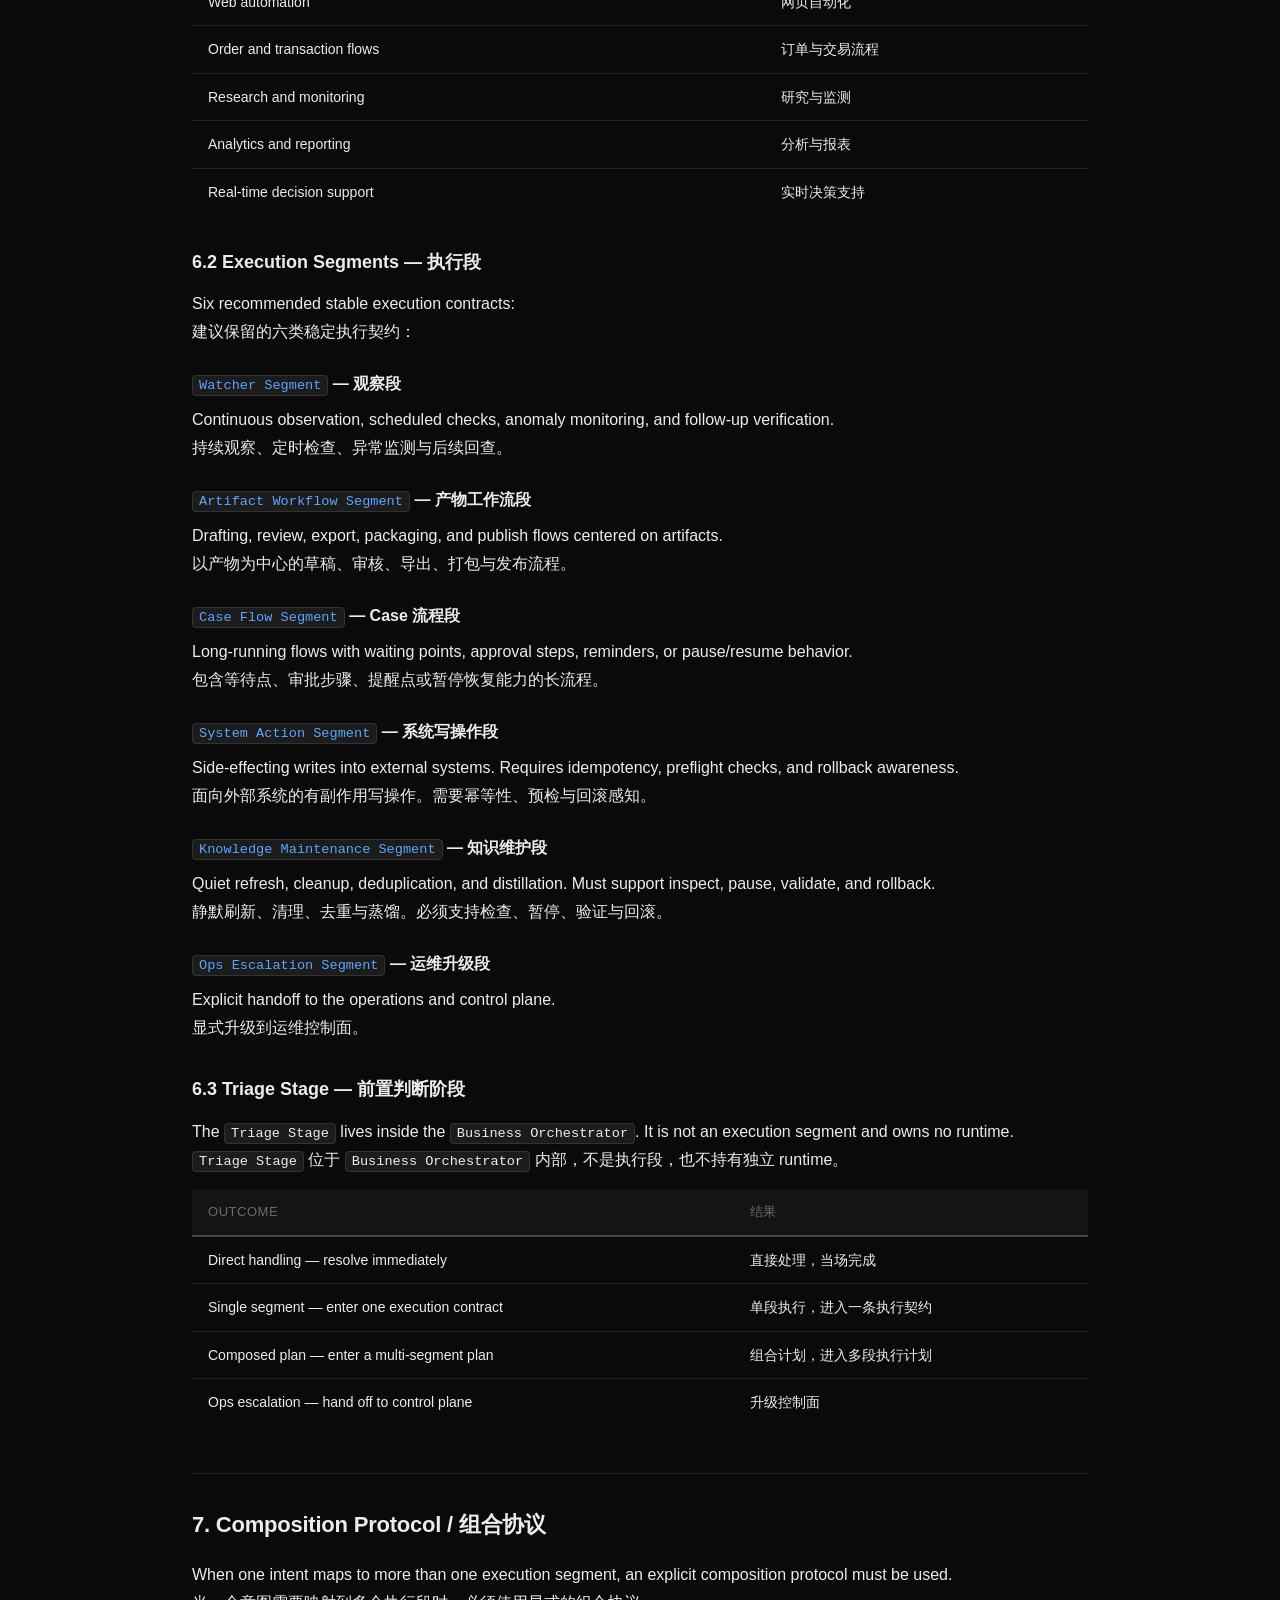
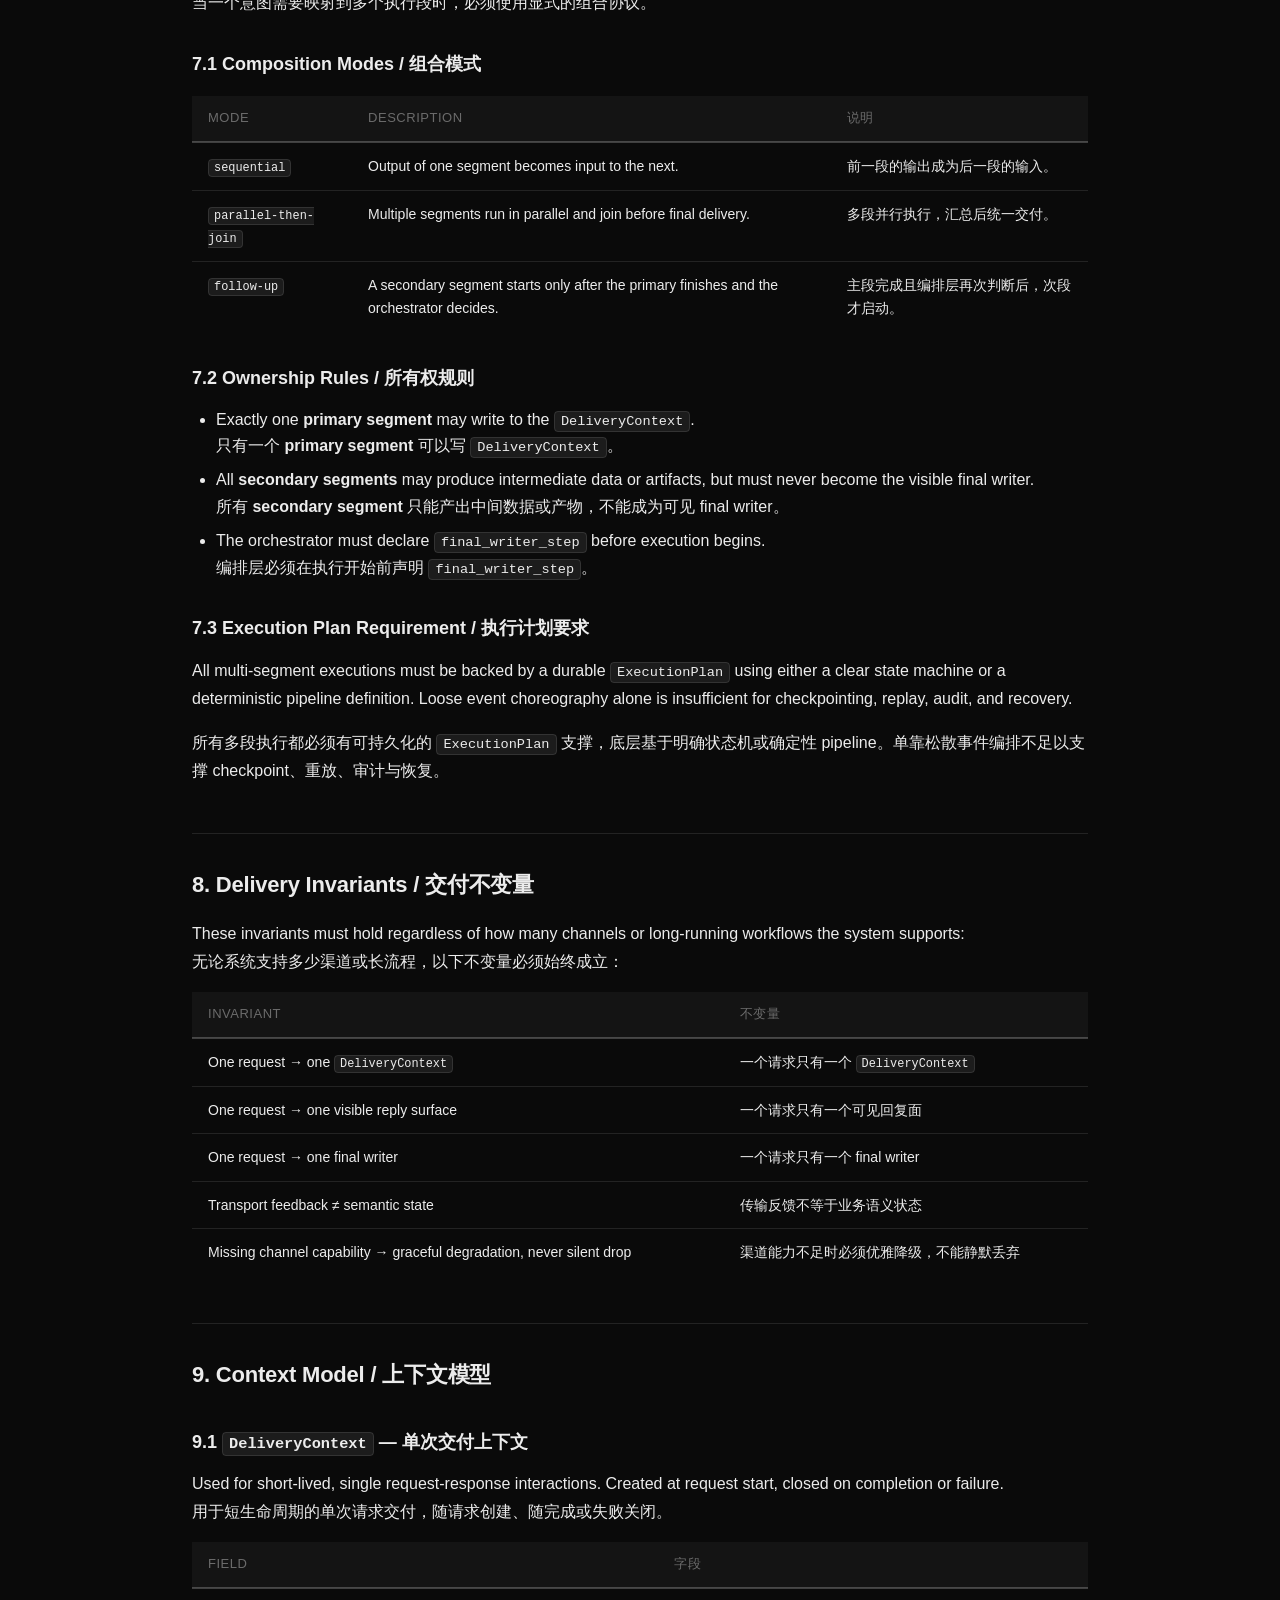
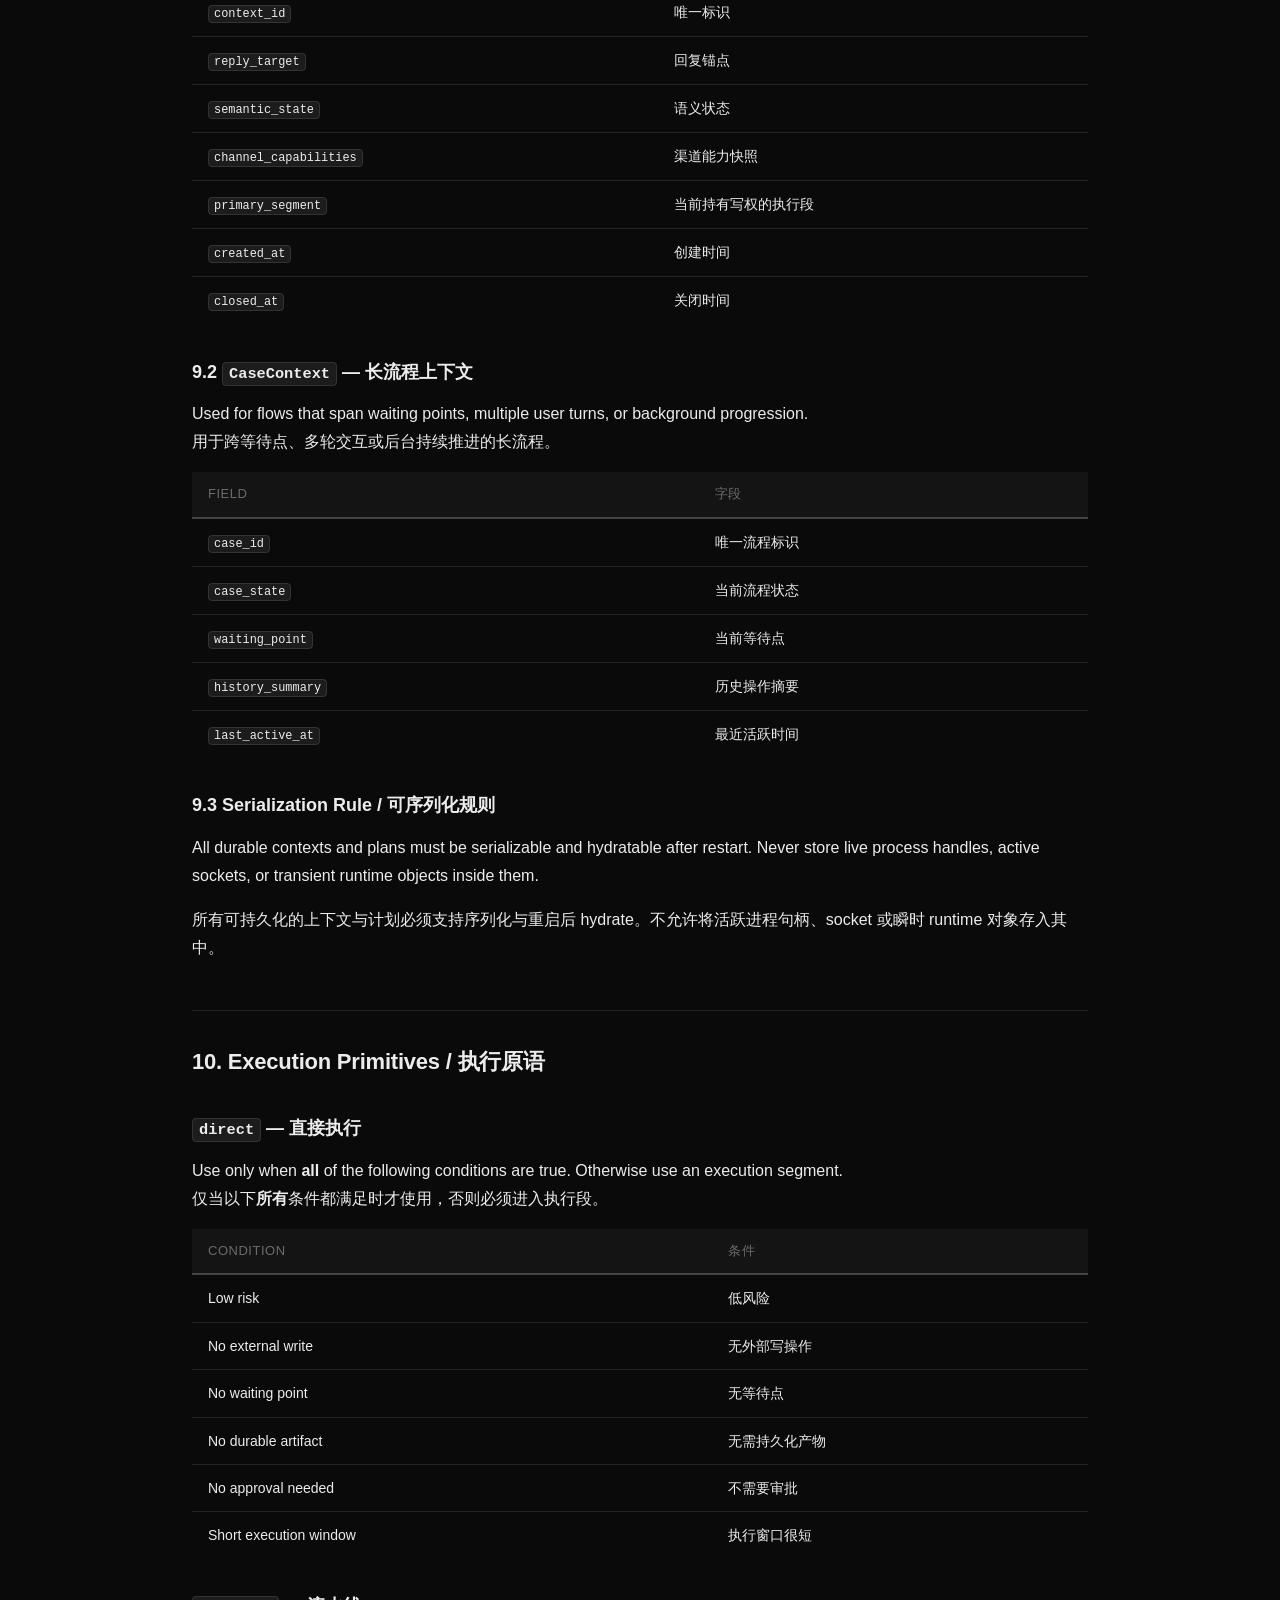
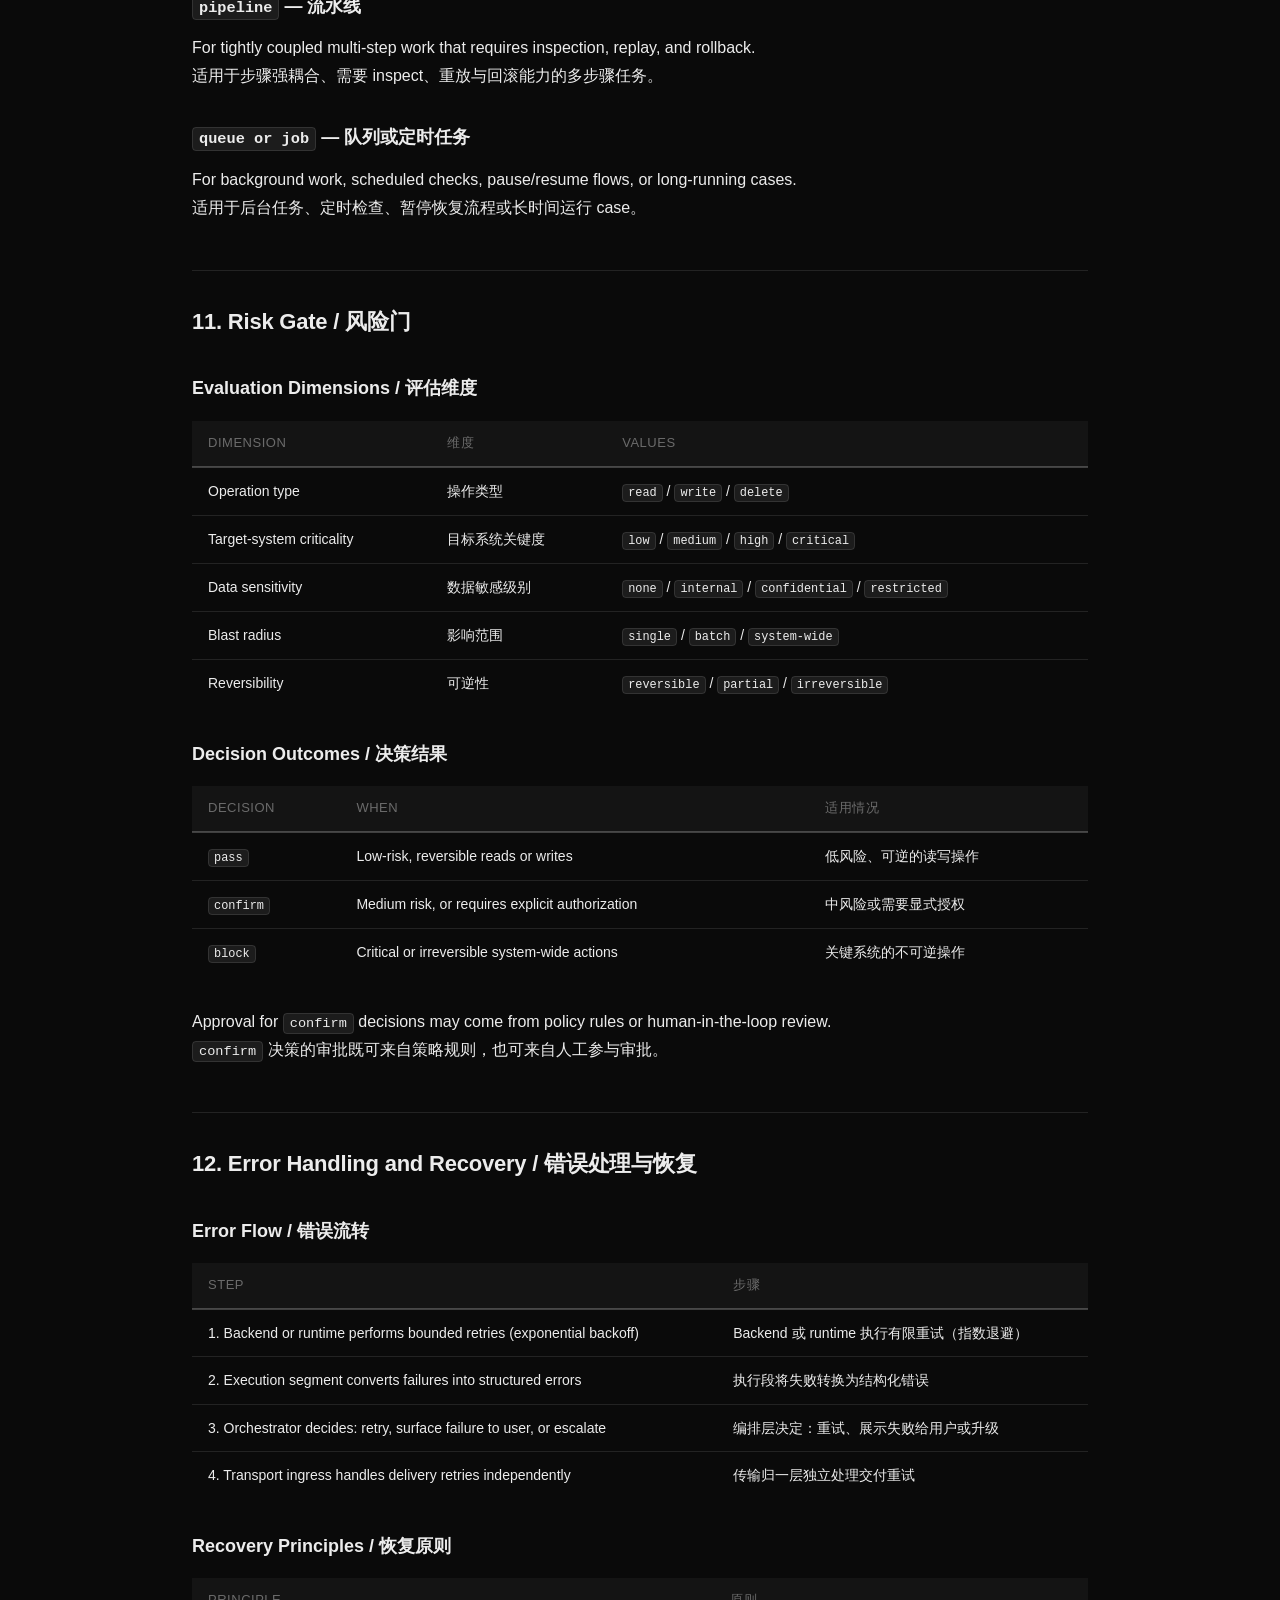
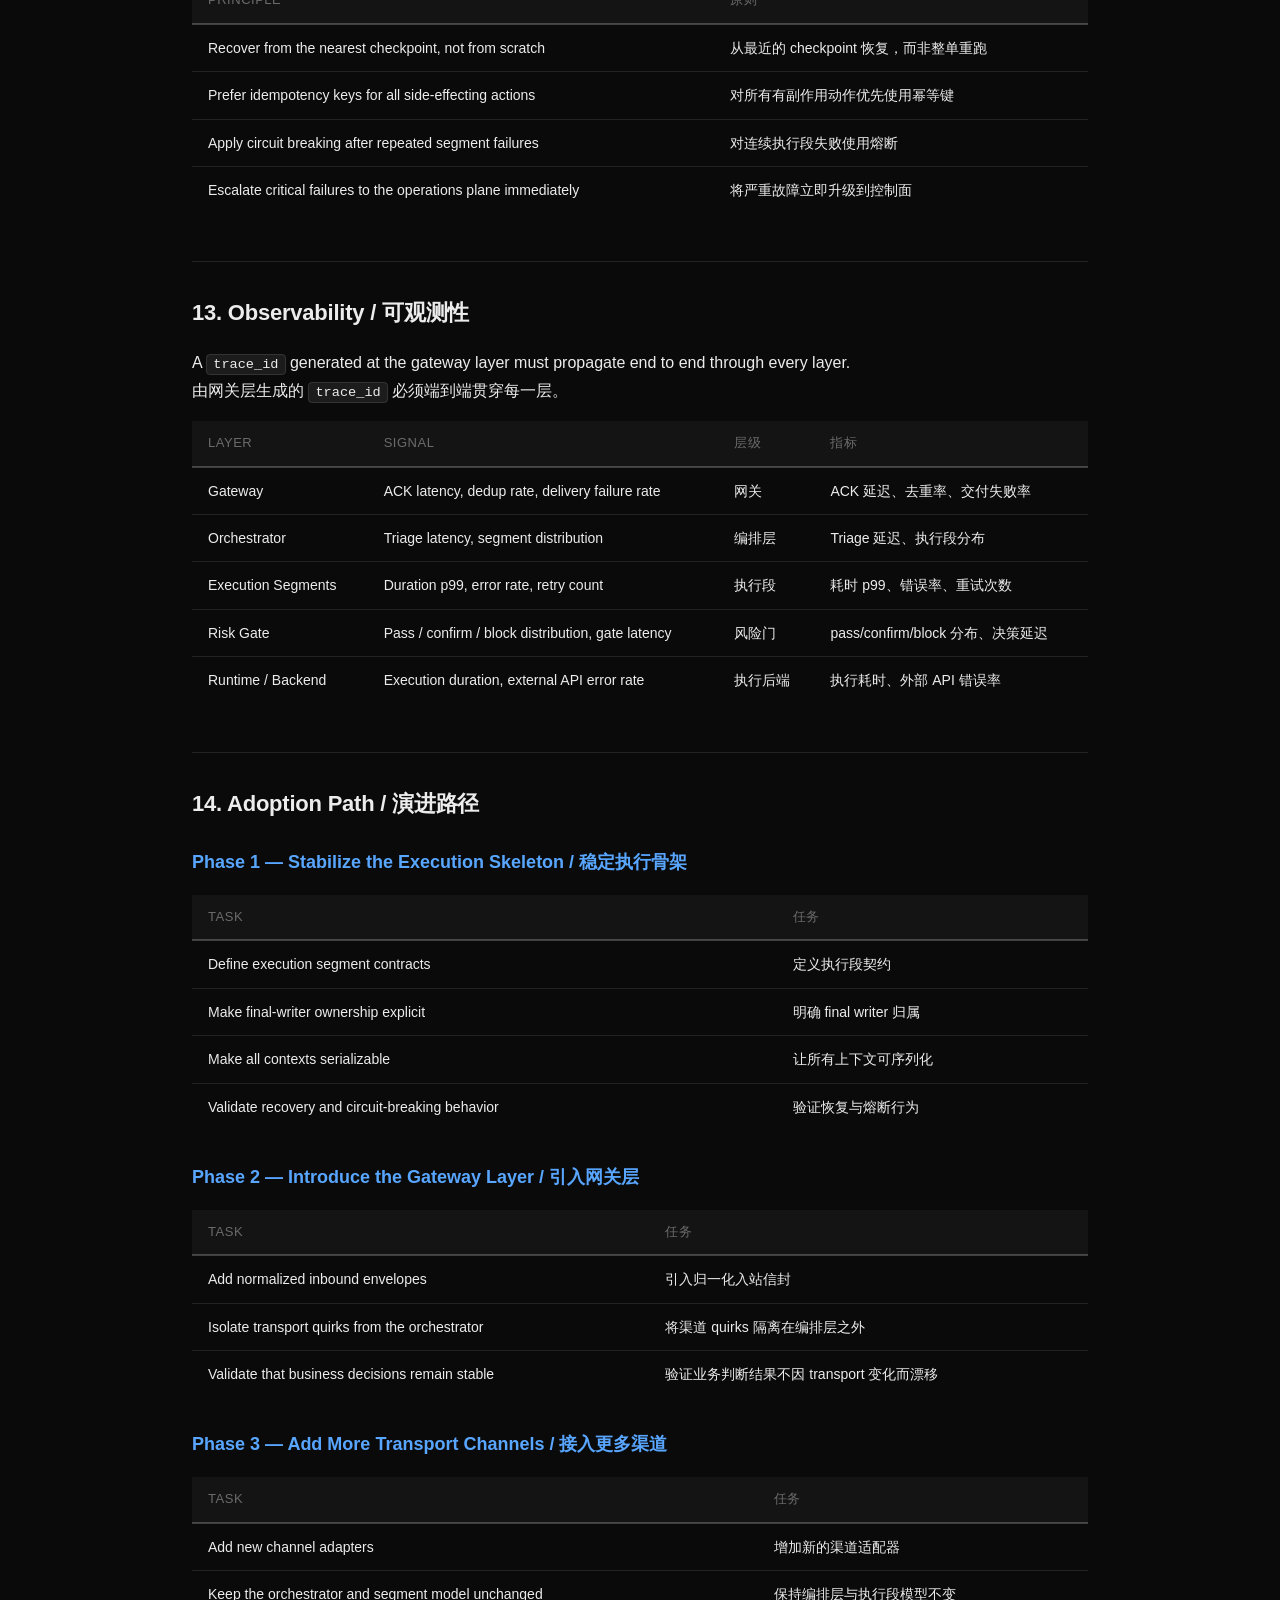
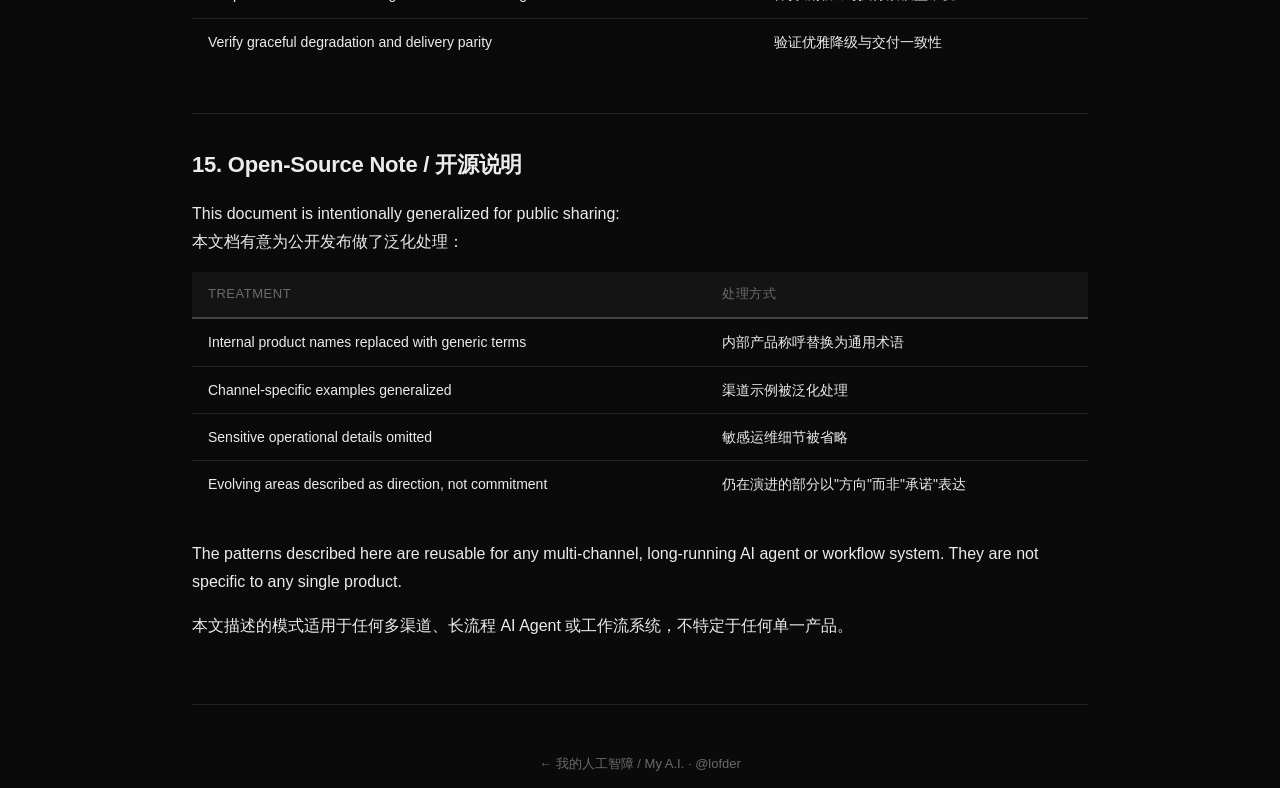
<file: durable-gateway-runtime/index.html>
<!DOCTYPE html>
<html lang="zh-CN">
<head>
<meta charset="UTF-8">
<meta name="viewport" content="width=device-width, initial-scale=1.0">
<title>多渠道 AI Agent 架构设计 — 我的人工智障</title>
<link rel="stylesheet" href="../style.css">
</head>
<body>
<div class="container">
  <nav><a href="../">← 我的人工智障 / My A.I.</a></nav>

  <header>
    <h1>多渠道 AI Agent 架构设计</h1>
    <div class="subtitle">Multi-Channel Gateway and Execution Model · 多渠道网关与执行模型架构设想</div>
    <div class="meta">
      Architecture Concept · 面向开源讨论 · Next.js · TypeScript · 2026.03
    </div>
  </header>

  <article>

    <div class="arch-note">
      <strong>Public architecture concept for open-source discussion.</strong><br>
      <strong>面向开源讨论的公开架构设想文档。</strong><br><br>
      This document uses generic terminology and omits sensitive business details. It describes a direction, not a final production commitment.<br>
      本文使用通用术语，隐去敏感业务细节。内容是一种架构方向，而非最终生产承诺。
    </div>

    <!-- ========== 1. Positioning ========== -->
    <h2>1. Positioning / 定位</h2>

    <p>This concept targets systems that receive requests from one or more chat-like or event-driven channels, interpret user intent through a single logical frontdoor, and execute work through a small set of stable contracts.</p>
    <p>该设想面向这样一类系统：请求来自一个或多个聊天式或事件驱动式入口，由唯一的逻辑前门统一理解需求，再通过少量稳定执行契约来完成执行。</p>

    <p>The main design goal is to keep channel-specific behavior out of business logic, while preventing the frontdoor from becoming an unbounded "do everything" layer.</p>
    <p>核心目标是把渠道细节隔离在业务逻辑之外，同时避免业务前门膨胀成无边界的"万事通"层。</p>

    <!-- ========== 2. Terminology ========== -->
    <h2>2. Terminology / 术语表</h2>

    <table class="term-table">
      <tr><th>Term / 术语</th><th>中文说明</th><th>English Description</th></tr>
      <tr><td>Transport Ingress</td><td>传输归一层</td><td>Normalizes channel and webhook events into a stable inbound contract.</td></tr>
      <tr><td>Business Orchestrator</td><td>业务编排前门</td><td>The single logical frontdoor that interprets requests and produces execution plans.</td></tr>
      <tr><td>Triage Stage</td><td>前置判断阶段</td><td>Internal decision stage that classifies requests before execution begins.</td></tr>
      <tr><td>Execution Segment</td><td>执行段</td><td>A stable execution contract responsible for a specific class of work.</td></tr>
      <tr><td>Risk Gate</td><td>风险门</td><td>Pre-execution layer that evaluates safety, approval, and policy compliance.</td></tr>
      <tr><td>Operations Control</td><td>运维控制面</td><td>The control-plane function for release, rollback, and platform management.</td></tr>
      <tr><td>DeliveryContext</td><td>单次交付上下文</td><td>Short-lived context scoped to one request-response interaction.</td></tr>
      <tr><td>CaseContext</td><td>长流程上下文</td><td>Persistent context for workflows spanning multiple turns or waiting points.</td></tr>
      <tr><td>ExecutionPlan</td><td>执行计划</td><td>Durable plan that encodes segments, composition mode, and final-write ownership.</td></tr>
    </table>

    <!-- ========== 3. Core Objectives ========== -->
    <h2>3. Core Objectives / 核心目标</h2>

    <ul>
      <li><strong>Isolate transport from business logic.</strong><br>把传输适配从业务决策中隔离出去。</li>
      <li><strong>One frontdoor, one visible reply surface, one final writer per request.</strong><br>每个请求只有一个业务前门、一个可见回复面、一个 final writer。</li>
      <li><strong>Compress unbounded business scenarios into a small set of stable execution contracts.</strong><br>用少量稳定执行契约承接不断增长的业务场景。</li>
      <li><strong>Make long-running work recoverable, inspectable, and auditable.</strong><br>让长流程具备可恢复、可检查、可审计能力。</li>
      <li><strong>Keep business execution separated from operations and control-plane actions.</strong><br>将业务面执行与运维控制面动作彻底分离。</li>
    </ul>

    <!-- ========== 4. Layered Model ========== -->
    <h2>4. Layered Model / 分层模型</h2>

<div class="mermaid-placeholder">Channel (Chat / Event)
    │ raw event
    ▼
Transport Ingress (传输归一层)
    │ normalized envelope
    ▼
Business Orchestrator (业务编排前门)
    │ intent ←→ Intent Recognition (意图识别)
    │ execution plan
    ▼
Execution Segments (执行段)
    │ preflight check
    ▼
Risk Gate (风险门)
    │ pass / confirm / block
    ▼
Runtime (执行引擎)
    │
    ▼
Backend (Pipelines / Queues / Jobs / Tool Adapters)

═══════════════════════════════════════
Operations Control (运维控制面) ····→ 各层（控制面独立通道）</div>

    <!-- ========== 5. Boundary Definitions ========== -->
    <h2>5. Boundary Definitions / 边界定义</h2>

    <h3>5.1 Transport Ingress — 传输归一层</h3>

    <p>The gateway layer that normalizes channel events into a stable inbound contract. It has no role in business logic.<br>
    将渠道事件归一为稳定入站契约的网关层，与业务逻辑完全无关。</p>

    <p><strong>Does / 负责</strong></p>
    <table class="does-table">
      <tr><td>Webhook and socket intake</td><td>Webhook 与 socket 接入</td></tr>
      <tr><td>Signature and challenge handling</td><td>签名与 challenge 处理</td></tr>
      <tr><td>Fast transport-level ACK</td><td>传输层快速 ACK</td></tr>
      <tr><td>Event deduplication</td><td>事件去重</td></tr>
      <tr><td>Session and reply-anchor normalization</td><td>会话与回复锚点归一</td></tr>
      <tr><td>Channel capability detection</td><td>渠道能力识别</td></tr>
      <tr><td>Transport feedback: typing, busy, retry, fallback</td><td>传输反馈：typing、busy、重试、降级</td></tr>
    </table>

    <p><strong>Does not / 不负责</strong></p>
    <table class="does-table">
      <tr><td>Business intent interpretation</td><td>业务意图解释</td></tr>
      <tr><td>Execution segment selection</td><td>执行段选择</td></tr>
      <tr><td>Control-plane decisions</td><td>控制面决策</td></tr>
      <tr><td>User-visible business reasoning</td><td>面向用户的业务理解</td></tr>
    </table>

    <div class="arch-note">
      <strong>Engineering note / 工程说明</strong><br>
      This layer is inherently stateful. Dedup windows, session mappings, reply anchors, and retry records must live in external state storage — not in process memory alone.<br>
      该层本质上是有状态的。去重窗口、会话映射、回复锚点、重试记录必须存入外部状态存储，不能只依赖进程内存。
    </div>

    <h3>5.2 Business Orchestrator — 业务编排前门</h3>

    <p>The single logical frontdoor. Exactly one orchestrator, one visible reply surface, one final writer per request.<br>
    唯一的逻辑业务前门。每个请求只有一个编排前门、一个可见回复面、一个 final writer。</p>

    <p><strong>Does / 负责</strong></p>
    <table class="does-table">
      <tr><td>Recognize intent</td><td>识别意图</td></tr>
      <tr><td>Classify whether a request belongs to the business or operations plane</td><td>判断请求属于业务面还是控制面</td></tr>
      <tr><td>Map to execution segments and produce a durable <code>ExecutionPlan</code></td><td>映射到执行段并产出可持久化的 <code>ExecutionPlan</code></td></tr>
      <tr><td>Preserve one visible delivery surface</td><td>维护唯一可见交付面</td></tr>
      <tr><td>Decide final-write ownership</td><td>确定 final writer 归属</td></tr>
    </table>

    <div class="arch-note">
      <strong>Design note / 设计说明</strong><br>
      Intent classification logic should evolve as a rule executor and plan generator — not as an ever-growing pile of ad hoc conditions.<br>
      意图识别逻辑应演进为"规则执行器 + 计划生成器"，而不是不断膨胀的临时条件堆。
    </div>

    <h3>5.3 Execution Segments — 执行段</h3>

    <p>Stable execution contracts that own predictable, inspectable work. Segment contracts remain stable even as business scenarios change.<br>
    持有可预测、可检查执行语义的稳定契约。即使业务场景不断变化，执行段契约也保持稳定。</p>

    <table class="does-table">
      <tr><td>Execute according to the <code>ExecutionPlan</code></td><td>按照 <code>ExecutionPlan</code> 执行任务</td></tr>
      <tr><td>Expose consistent state transitions and waiting points</td><td>暴露一致的状态转换与等待点</td></tr>
      <tr><td>Report structured results and failures to the orchestrator</td><td>向编排层上报结构化结果与失败</td></tr>
    </table>

    <h3>5.4 Risk Gate — 风险门</h3>

    <p>A pre-execution decision layer that sits between execution segments and the runtime. All side-effecting actions must pass through it.<br>
    位于执行段与 runtime 之间的预执行决策层。所有有副作用的动作都必须通过。</p>

    <p><strong>Evaluation dimensions / 评估维度</strong></p>
    <table>
      <tr><th>Dimension</th><th>维度</th></tr>
      <tr><td>Operation type: read / write / delete</td><td>操作类型：读 / 写 / 删除</td></tr>
      <tr><td>Target-system criticality</td><td>目标系统关键度</td></tr>
      <tr><td>Data sensitivity</td><td>数据敏感级别</td></tr>
      <tr><td>Blast radius</td><td>影响范围</td></tr>
      <tr><td>Reversibility</td><td>可逆性</td></tr>
    </table>

    <p><strong>Decisions / 决策</strong></p>
    <table>
      <tr><th>Decision</th><th>说明</th></tr>
      <tr><td><code>pass</code> — allow immediately</td><td>低风险，直接放行</td></tr>
      <tr><td><code>confirm</code> — require explicit approval</td><td>中风险，需要显式审批</td></tr>
      <tr><td><code>block</code> — reject and notify operations</td><td>高风险，拒绝执行并通知控制面</td></tr>
    </table>

    <h3>5.5 Operations Control — 运维控制面</h3>

    <p>The control-plane function that manages the entire system. It is separate from the business plane and should never be reached via normal business requests.<br>
    管理整套系统的控制面职能，与业务面彻底分离，不通过普通业务请求触达。</p>

    <table class="does-table">
      <tr><td>Release, rollback, restart</td><td>发布、回滚、重启</td></tr>
      <tr><td>Runtime and worker recovery</td><td>Runtime 与 worker 恢复</td></tr>
      <tr><td>Control-plane configuration changes</td><td>控制面配置变更</td></tr>
      <tr><td>Policy override and recovery drills</td><td>风险策略 override 与恢复演练</td></tr>
      <tr><td>Platform-level investigation</td><td>平台级排障</td></tr>
    </table>

    <!-- ========== 6. Execution Model ========== -->
    <h2>6. Execution Model / 执行模型</h2>

    <h3>6.1 Intent Segments — 意图识别段</h3>

    <p>These describe the shape of demand, not execution contracts.<br>
    这些段负责表达需求形态，而非执行契约。</p>

    <table>
      <tr><th>Category</th><th>类别</th></tr>
      <tr><td>Content creation and publishing</td><td>内容创作与发布</td></tr>
      <tr><td>File and knowledge processing</td><td>文件与知识处理</td></tr>
      <tr><td>Data synchronization</td><td>数据同步</td></tr>
      <tr><td>Case-based approval workflows</td><td>Case 审批流程</td></tr>
      <tr><td>Web automation</td><td>网页自动化</td></tr>
      <tr><td>Order and transaction flows</td><td>订单与交易流程</td></tr>
      <tr><td>Research and monitoring</td><td>研究与监测</td></tr>
      <tr><td>Analytics and reporting</td><td>分析与报表</td></tr>
      <tr><td>Real-time decision support</td><td>实时决策支持</td></tr>
    </table>

    <h3>6.2 Execution Segments — 执行段</h3>

    <p>Six recommended stable execution contracts:<br>
    建议保留的六类稳定执行契约：</p>

    <h4><code>Watcher Segment</code> — 观察段</h4>
    <p>Continuous observation, scheduled checks, anomaly monitoring, and follow-up verification.<br>
    持续观察、定时检查、异常监测与后续回查。</p>

    <h4><code>Artifact Workflow Segment</code> — 产物工作流段</h4>
    <p>Drafting, review, export, packaging, and publish flows centered on artifacts.<br>
    以产物为中心的草稿、审核、导出、打包与发布流程。</p>

    <h4><code>Case Flow Segment</code> — Case 流程段</h4>
    <p>Long-running flows with waiting points, approval steps, reminders, or pause/resume behavior.<br>
    包含等待点、审批步骤、提醒点或暂停恢复能力的长流程。</p>

    <h4><code>System Action Segment</code> — 系统写操作段</h4>
    <p>Side-effecting writes into external systems. Requires idempotency, preflight checks, and rollback awareness.<br>
    面向外部系统的有副作用写操作。需要幂等性、预检与回滚感知。</p>

    <h4><code>Knowledge Maintenance Segment</code> — 知识维护段</h4>
    <p>Quiet refresh, cleanup, deduplication, and distillation. Must support inspect, pause, validate, and rollback.<br>
    静默刷新、清理、去重与蒸馏。必须支持检查、暂停、验证与回滚。</p>

    <h4><code>Ops Escalation Segment</code> — 运维升级段</h4>
    <p>Explicit handoff to the operations and control plane.<br>
    显式升级到运维控制面。</p>

    <h3>6.3 Triage Stage — 前置判断阶段</h3>

    <p>The <code>Triage Stage</code> lives inside the <code>Business Orchestrator</code>. It is not an execution segment and owns no runtime.<br>
    <code>Triage Stage</code> 位于 <code>Business Orchestrator</code> 内部，不是执行段，也不持有独立 runtime。</p>

    <table>
      <tr><th>Outcome</th><th>结果</th></tr>
      <tr><td>Direct handling — resolve immediately</td><td>直接处理，当场完成</td></tr>
      <tr><td>Single segment — enter one execution contract</td><td>单段执行，进入一条执行契约</td></tr>
      <tr><td>Composed plan — enter a multi-segment plan</td><td>组合计划，进入多段执行计划</td></tr>
      <tr><td>Ops escalation — hand off to control plane</td><td>升级控制面</td></tr>
    </table>

    <!-- ========== 7. Composition Protocol ========== -->
    <h2>7. Composition Protocol / 组合协议</h2>

    <p>When one intent maps to more than one execution segment, an explicit composition protocol must be used.<br>
    当一个意图需要映射到多个执行段时，必须使用显式的组合协议。</p>

    <h3>7.1 Composition Modes / 组合模式</h3>

    <table>
      <tr><th>Mode</th><th>Description</th><th>说明</th></tr>
      <tr><td><code>sequential</code></td><td>Output of one segment becomes input to the next.</td><td>前一段的输出成为后一段的输入。</td></tr>
      <tr><td><code>parallel-then-join</code></td><td>Multiple segments run in parallel and join before final delivery.</td><td>多段并行执行，汇总后统一交付。</td></tr>
      <tr><td><code>follow-up</code></td><td>A secondary segment starts only after the primary finishes and the orchestrator decides.</td><td>主段完成且编排层再次判断后，次段才启动。</td></tr>
    </table>

    <h3>7.2 Ownership Rules / 所有权规则</h3>

    <ul>
      <li>Exactly one <strong>primary segment</strong> may write to the <code>DeliveryContext</code>.<br>
      只有一个 <strong>primary segment</strong> 可以写 <code>DeliveryContext</code>。</li>
      <li>All <strong>secondary segments</strong> may produce intermediate data or artifacts, but must never become the visible final writer.<br>
      所有 <strong>secondary segment</strong> 只能产出中间数据或产物，不能成为可见 final writer。</li>
      <li>The orchestrator must declare <code>final_writer_step</code> before execution begins.<br>
      编排层必须在执行开始前声明 <code>final_writer_step</code>。</li>
    </ul>

    <h3>7.3 Execution Plan Requirement / 执行计划要求</h3>

    <p>All multi-segment executions must be backed by a durable <code>ExecutionPlan</code> using either a clear state machine or a deterministic pipeline definition. Loose event choreography alone is insufficient for checkpointing, replay, audit, and recovery.</p>
    <p>所有多段执行都必须有可持久化的 <code>ExecutionPlan</code> 支撑，底层基于明确状态机或确定性 pipeline。单靠松散事件编排不足以支撑 checkpoint、重放、审计与恢复。</p>

    <!-- ========== 8. Delivery Invariants ========== -->
    <h2>8. Delivery Invariants / 交付不变量</h2>

    <p>These invariants must hold regardless of how many channels or long-running workflows the system supports:<br>
    无论系统支持多少渠道或长流程，以下不变量必须始终成立：</p>

    <table>
      <tr><th>Invariant</th><th>不变量</th></tr>
      <tr><td>One request → one <code>DeliveryContext</code></td><td>一个请求只有一个 <code>DeliveryContext</code></td></tr>
      <tr><td>One request → one visible reply surface</td><td>一个请求只有一个可见回复面</td></tr>
      <tr><td>One request → one final writer</td><td>一个请求只有一个 final writer</td></tr>
      <tr><td>Transport feedback ≠ semantic state</td><td>传输反馈不等于业务语义状态</td></tr>
      <tr><td>Missing channel capability → graceful degradation, never silent drop</td><td>渠道能力不足时必须优雅降级，不能静默丢弃</td></tr>
    </table>

    <!-- ========== 9. Context Model ========== -->
    <h2>9. Context Model / 上下文模型</h2>

    <h3>9.1 <code>DeliveryContext</code> — 单次交付上下文</h3>

    <p>Used for short-lived, single request-response interactions. Created at request start, closed on completion or failure.<br>
    用于短生命周期的单次请求交付，随请求创建、随完成或失败关闭。</p>

    <table>
      <tr><th>Field</th><th>字段</th></tr>
      <tr><td><code>context_id</code></td><td>唯一标识</td></tr>
      <tr><td><code>reply_target</code></td><td>回复锚点</td></tr>
      <tr><td><code>semantic_state</code></td><td>语义状态</td></tr>
      <tr><td><code>channel_capabilities</code></td><td>渠道能力快照</td></tr>
      <tr><td><code>primary_segment</code></td><td>当前持有写权的执行段</td></tr>
      <tr><td><code>created_at</code></td><td>创建时间</td></tr>
      <tr><td><code>closed_at</code></td><td>关闭时间</td></tr>
    </table>

    <h3>9.2 <code>CaseContext</code> — 长流程上下文</h3>

    <p>Used for flows that span waiting points, multiple user turns, or background progression.<br>
    用于跨等待点、多轮交互或后台持续推进的长流程。</p>

    <table>
      <tr><th>Field</th><th>字段</th></tr>
      <tr><td><code>case_id</code></td><td>唯一流程标识</td></tr>
      <tr><td><code>case_state</code></td><td>当前流程状态</td></tr>
      <tr><td><code>waiting_point</code></td><td>当前等待点</td></tr>
      <tr><td><code>history_summary</code></td><td>历史操作摘要</td></tr>
      <tr><td><code>last_active_at</code></td><td>最近活跃时间</td></tr>
    </table>

    <h3>9.3 Serialization Rule / 可序列化规则</h3>

    <p>All durable contexts and plans must be serializable and hydratable after restart. Never store live process handles, active sockets, or transient runtime objects inside them.</p>
    <p>所有可持久化的上下文与计划必须支持序列化与重启后 hydrate。不允许将活跃进程句柄、socket 或瞬时 runtime 对象存入其中。</p>

    <!-- ========== 10. Execution Primitives ========== -->
    <h2>10. Execution Primitives / 执行原语</h2>

    <h3><code>direct</code> — 直接执行</h3>

    <p>Use only when <strong>all</strong> of the following conditions are true. Otherwise use an execution segment.<br>
    仅当以下<strong>所有</strong>条件都满足时才使用，否则必须进入执行段。</p>

    <table>
      <tr><th>Condition</th><th>条件</th></tr>
      <tr><td>Low risk</td><td>低风险</td></tr>
      <tr><td>No external write</td><td>无外部写操作</td></tr>
      <tr><td>No waiting point</td><td>无等待点</td></tr>
      <tr><td>No durable artifact</td><td>无需持久化产物</td></tr>
      <tr><td>No approval needed</td><td>不需要审批</td></tr>
      <tr><td>Short execution window</td><td>执行窗口很短</td></tr>
    </table>

    <h3><code>pipeline</code> — 流水线</h3>

    <p>For tightly coupled multi-step work that requires inspection, replay, and rollback.<br>
    适用于步骤强耦合、需要 inspect、重放与回滚能力的多步骤任务。</p>

    <h3><code>queue or job</code> — 队列或定时任务</h3>

    <p>For background work, scheduled checks, pause/resume flows, or long-running cases.<br>
    适用于后台任务、定时检查、暂停恢复流程或长时间运行 case。</p>

    <!-- ========== 11. Risk Gate ========== -->
    <h2>11. Risk Gate / 风险门</h2>

    <h3>Evaluation Dimensions / 评估维度</h3>

    <table>
      <tr><th>Dimension</th><th>维度</th><th>Values</th></tr>
      <tr><td>Operation type</td><td>操作类型</td><td><code>read</code> / <code>write</code> / <code>delete</code></td></tr>
      <tr><td>Target-system criticality</td><td>目标系统关键度</td><td><code>low</code> / <code>medium</code> / <code>high</code> / <code>critical</code></td></tr>
      <tr><td>Data sensitivity</td><td>数据敏感级别</td><td><code>none</code> / <code>internal</code> / <code>confidential</code> / <code>restricted</code></td></tr>
      <tr><td>Blast radius</td><td>影响范围</td><td><code>single</code> / <code>batch</code> / <code>system-wide</code></td></tr>
      <tr><td>Reversibility</td><td>可逆性</td><td><code>reversible</code> / <code>partial</code> / <code>irreversible</code></td></tr>
    </table>

    <h3>Decision Outcomes / 决策结果</h3>

    <table>
      <tr><th>Decision</th><th>When</th><th>适用情况</th></tr>
      <tr><td><code>pass</code></td><td>Low-risk, reversible reads or writes</td><td>低风险、可逆的读写操作</td></tr>
      <tr><td><code>confirm</code></td><td>Medium risk, or requires explicit authorization</td><td>中风险或需要显式授权</td></tr>
      <tr><td><code>block</code></td><td>Critical or irreversible system-wide actions</td><td>关键系统的不可逆操作</td></tr>
    </table>

    <p>Approval for <code>confirm</code> decisions may come from policy rules or human-in-the-loop review.<br>
    <code>confirm</code> 决策的审批既可来自策略规则，也可来自人工参与审批。</p>

    <!-- ========== 12. Error Handling ========== -->
    <h2>12. Error Handling and Recovery / 错误处理与恢复</h2>

    <h3>Error Flow / 错误流转</h3>

    <table>
      <tr><th>Step</th><th>步骤</th></tr>
      <tr><td>1. Backend or runtime performs bounded retries (exponential backoff)</td><td>Backend 或 runtime 执行有限重试（指数退避）</td></tr>
      <tr><td>2. Execution segment converts failures into structured errors</td><td>执行段将失败转换为结构化错误</td></tr>
      <tr><td>3. Orchestrator decides: retry, surface failure to user, or escalate</td><td>编排层决定：重试、展示失败给用户或升级</td></tr>
      <tr><td>4. Transport ingress handles delivery retries independently</td><td>传输归一层独立处理交付重试</td></tr>
    </table>

    <h3>Recovery Principles / 恢复原则</h3>

    <table>
      <tr><th>Principle</th><th>原则</th></tr>
      <tr><td>Recover from the nearest checkpoint, not from scratch</td><td>从最近的 checkpoint 恢复，而非整单重跑</td></tr>
      <tr><td>Prefer idempotency keys for all side-effecting actions</td><td>对所有有副作用动作优先使用幂等键</td></tr>
      <tr><td>Apply circuit breaking after repeated segment failures</td><td>对连续执行段失败使用熔断</td></tr>
      <tr><td>Escalate critical failures to the operations plane immediately</td><td>将严重故障立即升级到控制面</td></tr>
    </table>

    <!-- ========== 13. Observability ========== -->
    <h2>13. Observability / 可观测性</h2>

    <p>A <code>trace_id</code> generated at the gateway layer must propagate end to end through every layer.<br>
    由网关层生成的 <code>trace_id</code> 必须端到端贯穿每一层。</p>

    <table>
      <tr><th>Layer</th><th>Signal</th><th>层级</th><th>指标</th></tr>
      <tr><td>Gateway</td><td>ACK latency, dedup rate, delivery failure rate</td><td>网关</td><td>ACK 延迟、去重率、交付失败率</td></tr>
      <tr><td>Orchestrator</td><td>Triage latency, segment distribution</td><td>编排层</td><td>Triage 延迟、执行段分布</td></tr>
      <tr><td>Execution Segments</td><td>Duration p99, error rate, retry count</td><td>执行段</td><td>耗时 p99、错误率、重试次数</td></tr>
      <tr><td>Risk Gate</td><td>Pass / confirm / block distribution, gate latency</td><td>风险门</td><td>pass/confirm/block 分布、决策延迟</td></tr>
      <tr><td>Runtime / Backend</td><td>Execution duration, external API error rate</td><td>执行后端</td><td>执行耗时、外部 API 错误率</td></tr>
    </table>

    <!-- ========== 14. Adoption Path ========== -->
    <h2>14. Adoption Path / 演进路径</h2>

    <p class="phase-title">Phase 1 — Stabilize the Execution Skeleton / 稳定执行骨架</p>

    <table>
      <tr><th>Task</th><th>任务</th></tr>
      <tr><td>Define execution segment contracts</td><td>定义执行段契约</td></tr>
      <tr><td>Make final-writer ownership explicit</td><td>明确 final writer 归属</td></tr>
      <tr><td>Make all contexts serializable</td><td>让所有上下文可序列化</td></tr>
      <tr><td>Validate recovery and circuit-breaking behavior</td><td>验证恢复与熔断行为</td></tr>
    </table>

    <p class="phase-title">Phase 2 — Introduce the Gateway Layer / 引入网关层</p>

    <table>
      <tr><th>Task</th><th>任务</th></tr>
      <tr><td>Add normalized inbound envelopes</td><td>引入归一化入站信封</td></tr>
      <tr><td>Isolate transport quirks from the orchestrator</td><td>将渠道 quirks 隔离在编排层之外</td></tr>
      <tr><td>Validate that business decisions remain stable</td><td>验证业务判断结果不因 transport 变化而漂移</td></tr>
    </table>

    <p class="phase-title">Phase 3 — Add More Transport Channels / 接入更多渠道</p>

    <table>
      <tr><th>Task</th><th>任务</th></tr>
      <tr><td>Add new channel adapters</td><td>增加新的渠道适配器</td></tr>
      <tr><td>Keep the orchestrator and segment model unchanged</td><td>保持编排层与执行段模型不变</td></tr>
      <tr><td>Verify graceful degradation and delivery parity</td><td>验证优雅降级与交付一致性</td></tr>
    </table>

    <!-- ========== 15. Open-Source Note ========== -->
    <h2>15. Open-Source Note / 开源说明</h2>

    <p>This document is intentionally generalized for public sharing:<br>
    本文档有意为公开发布做了泛化处理：</p>

    <table>
      <tr><th>Treatment</th><th>处理方式</th></tr>
      <tr><td>Internal product names replaced with generic terms</td><td>内部产品称呼替换为通用术语</td></tr>
      <tr><td>Channel-specific examples generalized</td><td>渠道示例被泛化处理</td></tr>
      <tr><td>Sensitive operational details omitted</td><td>敏感运维细节被省略</td></tr>
      <tr><td>Evolving areas described as direction, not commitment</td><td>仍在演进的部分以"方向"而非"承诺"表达</td></tr>
    </table>

    <p>The patterns described here are reusable for any multi-channel, long-running AI agent or workflow system. They are not specific to any single product.</p>
    <p>本文描述的模式适用于任何多渠道、长流程 AI Agent 或工作流系统，不特定于任何单一产品。</p>

  </article>

  <footer>
    <a href="../">← 我的人工智障 / My A.I.</a> · <a href="https://github.com/lofder">@lofder</a>
  </footer>
</div>
</body>
</html>
</file>
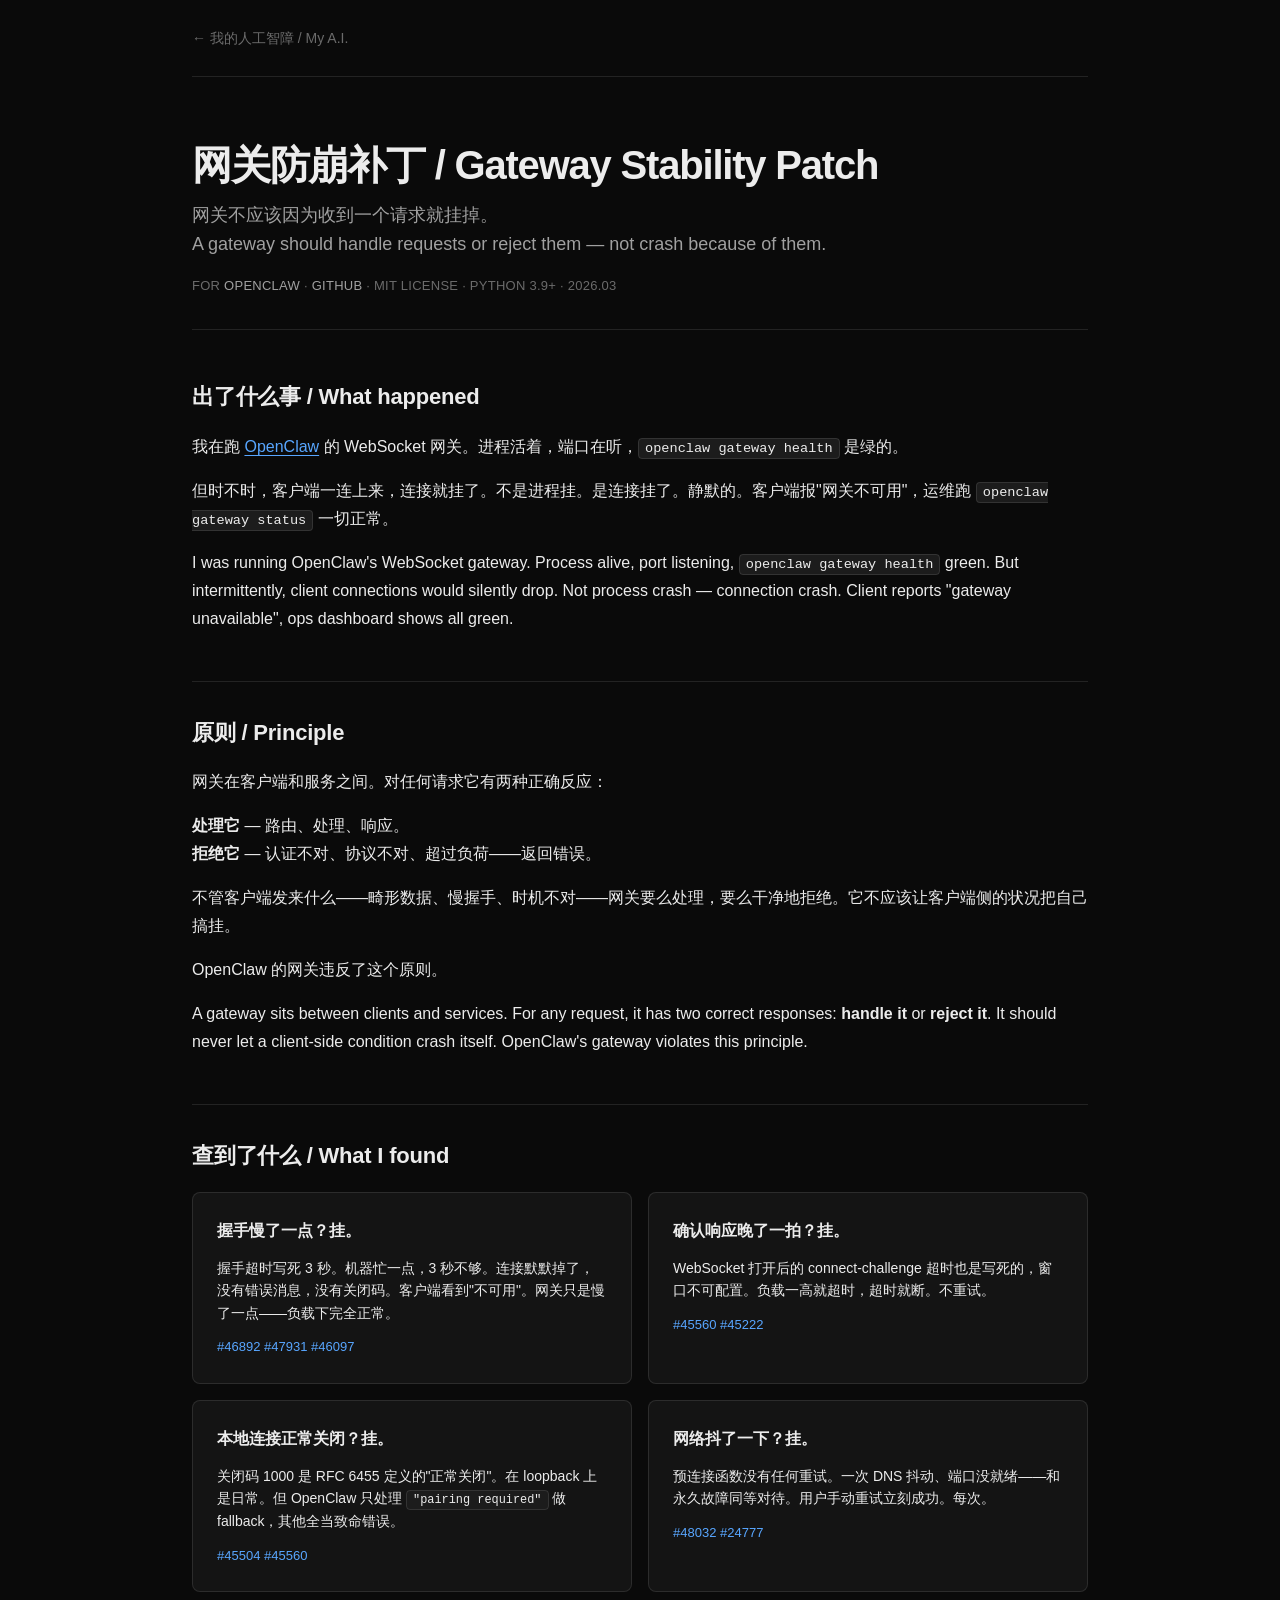
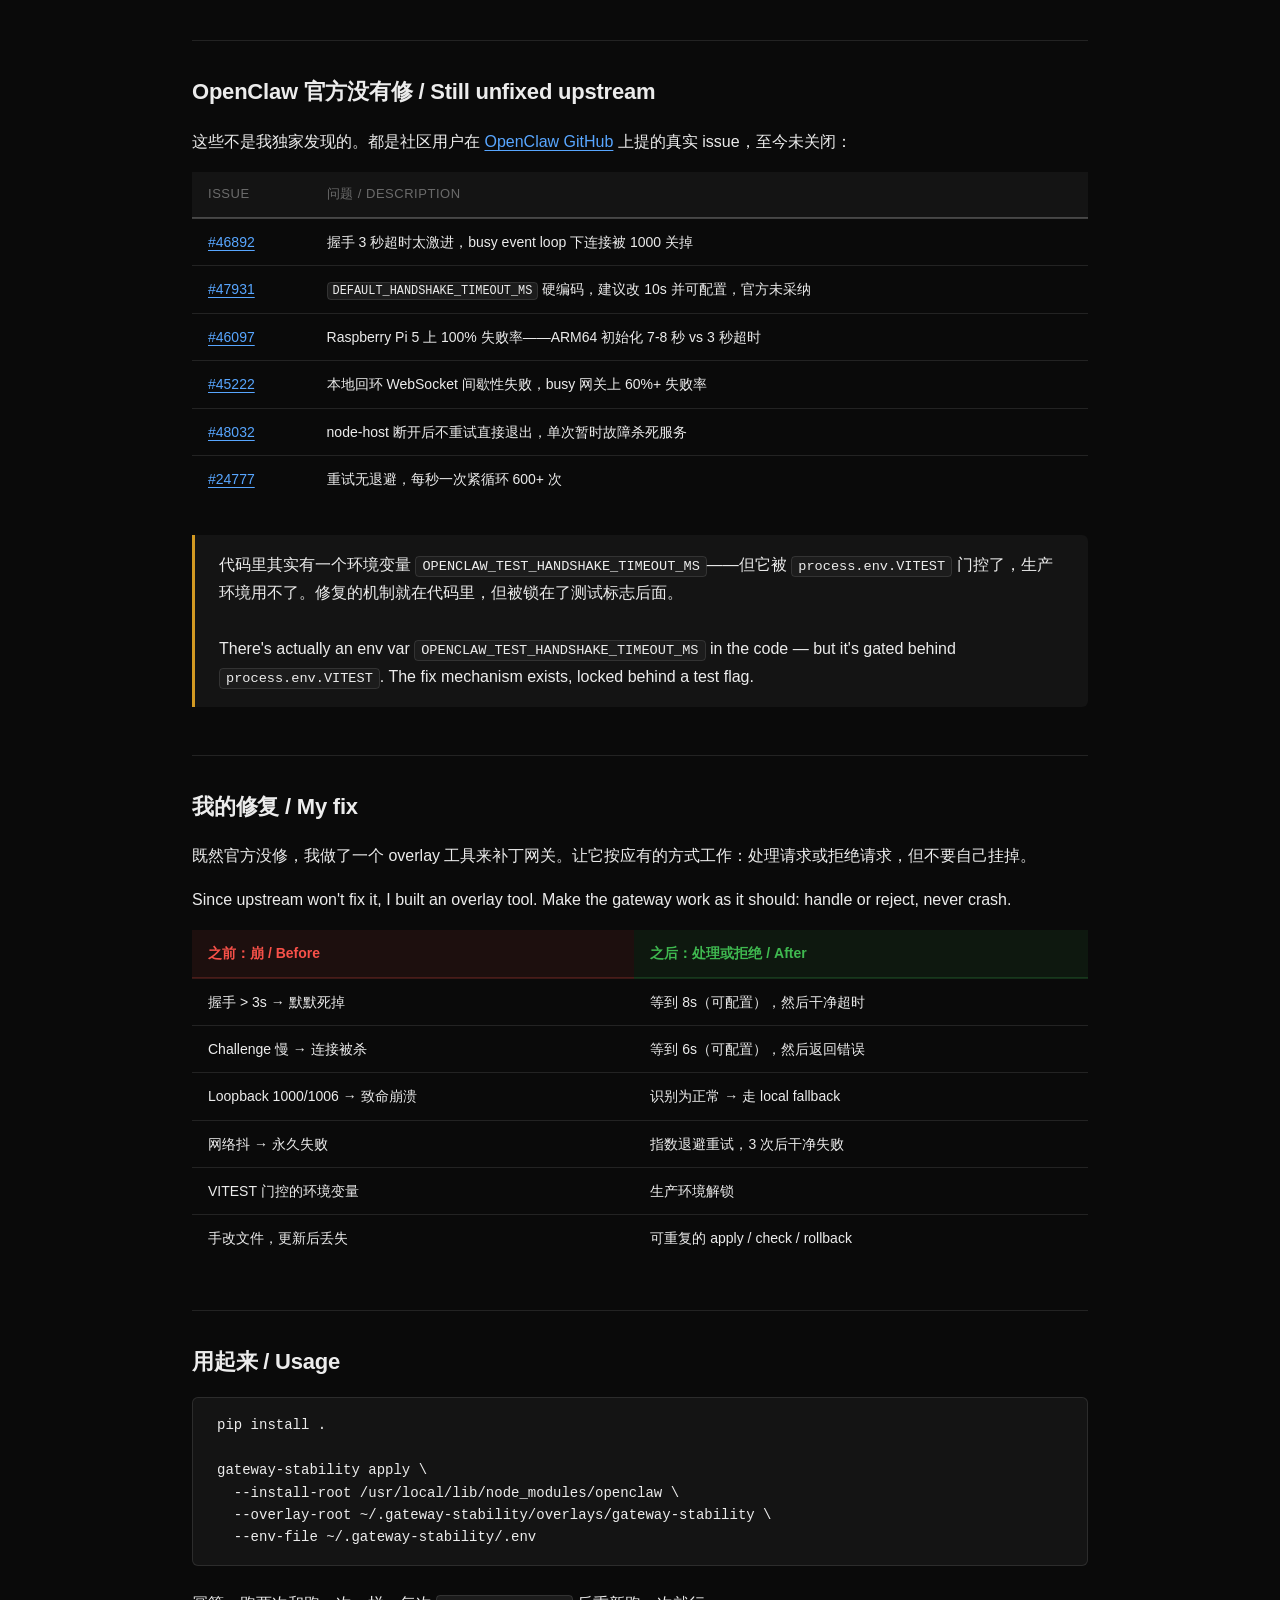
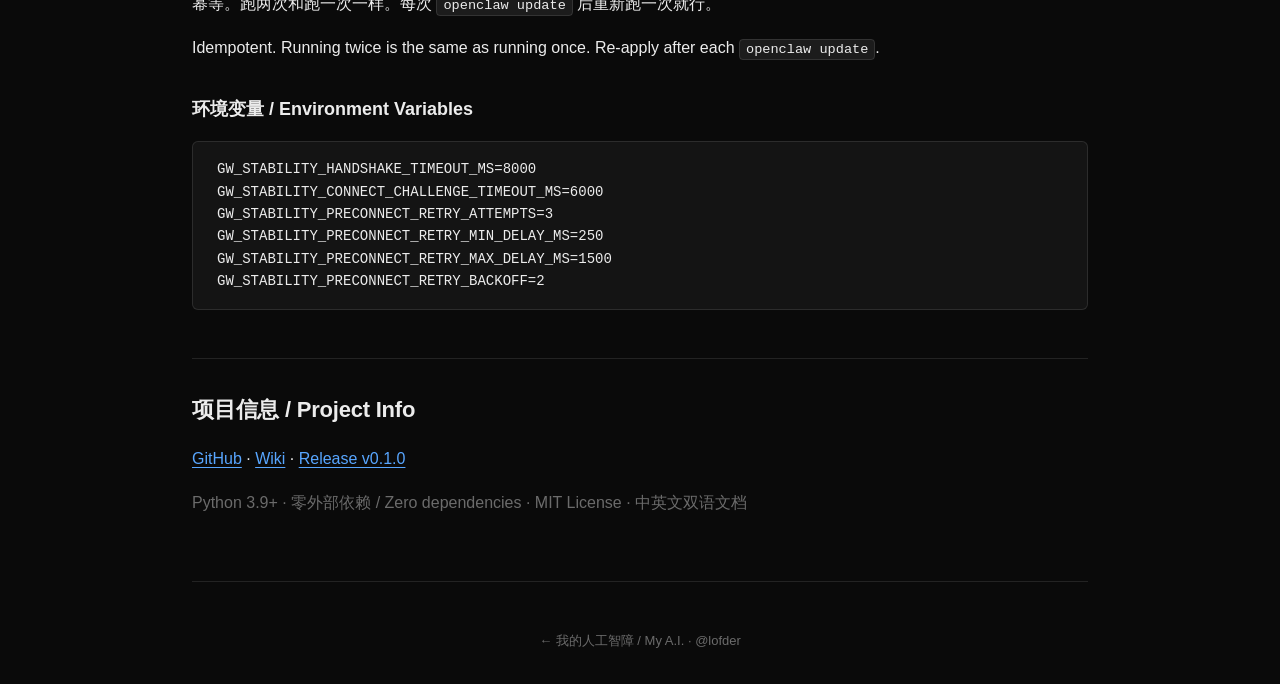
<file: gateway-stability-patch/index.html>
<!DOCTYPE html>
<html lang="zh-CN">
<head>
<meta charset="UTF-8">
<meta name="viewport" content="width=device-width, initial-scale=1.0">
<title>网关防崩补丁 — 我的人工智障</title>
<link rel="stylesheet" href="../style.css">
</head>
<body>

<div class="container">
  <nav>
    <a href="../">← 我的人工智障 / My A.I.</a>
  </nav>

  <header>
    <h1>网关防崩补丁 / Gateway Stability Patch</h1>
    <div class="subtitle">网关不应该因为收到一个请求就挂掉。<br>A gateway should handle requests or reject them — not crash because of them.</div>
    <div class="meta">
      for <a href="https://openclawlab.com/">OpenClaw</a> ·
      <a href="https://github.com/lofder/openclaw-gateway-stability-patch">GitHub</a> ·
      MIT License · Python 3.9+ · 2026.03
    </div>
  </header>

  <article>
    <h2>出了什么事 / What happened</h2>

    <p>我在跑 <a href="https://openclawlab.com/">OpenClaw</a> 的 WebSocket 网关。进程活着，端口在听，<code>openclaw gateway health</code> 是绿的。</p>

    <p>但时不时，客户端一连上来，连接就挂了。不是进程挂。是连接挂了。静默的。客户端报"网关不可用"，运维跑 <code>openclaw gateway status</code> 一切正常。</p>

    <p>I was running OpenClaw's WebSocket gateway. Process alive, port listening, <code>openclaw gateway health</code> green. But intermittently, client connections would silently drop. Not process crash — connection crash. Client reports "gateway unavailable", ops dashboard shows all green.</p>

    <h2>原则 / Principle</h2>

    <p>网关在客户端和服务之间。对任何请求它有两种正确反应：</p>

    <p><strong>处理它</strong> — 路由、处理、响应。<br>
    <strong>拒绝它</strong> — 认证不对、协议不对、超过负荷——返回错误。</p>

    <p>不管客户端发来什么——畸形数据、慢握手、时机不对——网关要么处理，要么干净地拒绝。它不应该让客户端侧的状况把自己搞挂。</p>

    <p>OpenClaw 的网关违反了这个原则。</p>

    <p>A gateway sits between clients and services. For any request, it has two correct responses: <strong>handle it</strong> or <strong>reject it</strong>. It should never let a client-side condition crash itself. OpenClaw's gateway violates this principle.</p>

    <h2>查到了什么 / What I found</h2>

    <div class="compare-grid">
      <div class="compare-card">
        <h4>握手慢了一点？挂。</h4>
        <p>握手超时写死 3 秒。机器忙一点，3 秒不够。连接默默掉了，没有错误消息，没有关闭码。客户端看到"不可用"。网关只是慢了一点——负载下完全正常。</p>
        <div class="ref"><a href="https://github.com/openclaw/openclaw/issues/46892">#46892</a> <a href="https://github.com/openclaw/openclaw/issues/47931">#47931</a> <a href="https://github.com/openclaw/openclaw/issues/46097">#46097</a></div>
      </div>
      <div class="compare-card">
        <h4>确认响应晚了一拍？挂。</h4>
        <p>WebSocket 打开后的 connect-challenge 超时也是写死的，窗口不可配置。负载一高就超时，超时就断。不重试。</p>
        <div class="ref"><a href="https://github.com/openclaw/openclaw/issues/45560">#45560</a> <a href="https://github.com/openclaw/openclaw/issues/45222">#45222</a></div>
      </div>
      <div class="compare-card">
        <h4>本地连接正常关闭？挂。</h4>
        <p>关闭码 1000 是 RFC 6455 定义的"正常关闭"。在 loopback 上是日常。但 OpenClaw 只处理 <code>"pairing required"</code> 做 fallback，其他全当致命错误。</p>
        <div class="ref"><a href="https://github.com/openclaw/openclaw/issues/45504">#45504</a> <a href="https://github.com/openclaw/openclaw/issues/45560">#45560</a></div>
      </div>
      <div class="compare-card">
        <h4>网络抖了一下？挂。</h4>
        <p>预连接函数没有任何重试。一次 DNS 抖动、端口没就绪——和永久故障同等对待。用户手动重试立刻成功。每次。</p>
        <div class="ref"><a href="https://github.com/openclaw/openclaw/issues/48032">#48032</a> <a href="https://github.com/openclaw/openclaw/issues/24777">#24777</a></div>
      </div>
    </div>

    <h2>OpenClaw 官方没有修 / Still unfixed upstream</h2>

    <p>这些不是我独家发现的。都是社区用户在 <a href="https://github.com/openclaw/openclaw/issues">OpenClaw GitHub</a> 上提的真实 issue，至今未关闭：</p>

    <table>
      <tr><th>Issue</th><th>问题 / Description</th></tr>
      <tr><td><a href="https://github.com/openclaw/openclaw/issues/46892">#46892</a></td><td>握手 3 秒超时太激进，busy event loop 下连接被 1000 关掉</td></tr>
      <tr><td><a href="https://github.com/openclaw/openclaw/issues/47931">#47931</a></td><td><code>DEFAULT_HANDSHAKE_TIMEOUT_MS</code> 硬编码，建议改 10s 并可配置，官方未采纳</td></tr>
      <tr><td><a href="https://github.com/openclaw/openclaw/issues/46097">#46097</a></td><td>Raspberry Pi 5 上 100% 失败率——ARM64 初始化 7-8 秒 vs 3 秒超时</td></tr>
      <tr><td><a href="https://github.com/openclaw/openclaw/issues/45222">#45222</a></td><td>本地回环 WebSocket 间歇性失败，busy 网关上 60%+ 失败率</td></tr>
      <tr><td><a href="https://github.com/openclaw/openclaw/issues/48032">#48032</a></td><td>node-host 断开后不重试直接退出，单次暂时故障杀死服务</td></tr>
      <tr><td><a href="https://github.com/openclaw/openclaw/issues/24777">#24777</a></td><td>重试无退避，每秒一次紧循环 600+ 次</td></tr>
    </table>

    <div class="callout warn">
      代码里其实有一个环境变量 <code>OPENCLAW_TEST_HANDSHAKE_TIMEOUT_MS</code>——但它被 <code>process.env.VITEST</code> 门控了，生产环境用不了。修复的机制就在代码里，但被锁在了测试标志后面。<br><br>
      There's actually an env var <code>OPENCLAW_TEST_HANDSHAKE_TIMEOUT_MS</code> in the code — but it's gated behind <code>process.env.VITEST</code>. The fix mechanism exists, locked behind a test flag.
    </div>

    <h2>我的修复 / My fix</h2>

    <p>既然官方没修，我做了一个 overlay 工具来补丁网关。让它按应有的方式工作：处理请求或拒绝请求，但不要自己挂掉。</p>

    <p>Since upstream won't fix it, I built an overlay tool. Make the gateway work as it should: handle or reject, never crash.</p>

    <table class="before-after">
      <tr><th>之前：崩 / Before</th><th>之后：处理或拒绝 / After</th></tr>
      <tr><td>握手 > 3s → 默默死掉</td><td>等到 8s（可配置），然后干净超时</td></tr>
      <tr><td>Challenge 慢 → 连接被杀</td><td>等到 6s（可配置），然后返回错误</td></tr>
      <tr><td>Loopback 1000/1006 → 致命崩溃</td><td>识别为正常 → 走 local fallback</td></tr>
      <tr><td>网络抖 → 永久失败</td><td>指数退避重试，3 次后干净失败</td></tr>
      <tr><td>VITEST 门控的环境变量</td><td>生产环境解锁</td></tr>
      <tr><td>手改文件，更新后丢失</td><td>可重复的 apply / check / rollback</td></tr>
    </table>

    <h2>用起来 / Usage</h2>

    <pre><code>pip install .

gateway-stability apply \
  --install-root /usr/local/lib/node_modules/openclaw \
  --overlay-root ~/.gateway-stability/overlays/gateway-stability \
  --env-file ~/.gateway-stability/.env</code></pre>

    <p>幂等。跑两次和跑一次一样。每次 <code>openclaw update</code> 后重新跑一次就行。</p>
    <p>Idempotent. Running twice is the same as running once. Re-apply after each <code>openclaw update</code>.</p>

    <h3>环境变量 / Environment Variables</h3>

    <pre><code>GW_STABILITY_HANDSHAKE_TIMEOUT_MS=8000
GW_STABILITY_CONNECT_CHALLENGE_TIMEOUT_MS=6000
GW_STABILITY_PRECONNECT_RETRY_ATTEMPTS=3
GW_STABILITY_PRECONNECT_RETRY_MIN_DELAY_MS=250
GW_STABILITY_PRECONNECT_RETRY_MAX_DELAY_MS=1500
GW_STABILITY_PRECONNECT_RETRY_BACKOFF=2</code></pre>

    <h2>项目信息 / Project Info</h2>

    <p>
      <a href="https://github.com/lofder/openclaw-gateway-stability-patch">GitHub</a> ·
      <a href="https://github.com/lofder/openclaw-gateway-stability-patch/wiki">Wiki</a> ·
      <a href="https://github.com/lofder/openclaw-gateway-stability-patch/releases/tag/v0.1.0">Release v0.1.0</a>
    </p>
    <p class="secondary">Python 3.9+ · 零外部依赖 / Zero dependencies · MIT License · 中英文双语文档</p>

  </article>

  <footer>
    <a href="../">← 我的人工智障 / My A.I.</a> · <a href="https://github.com/lofder">@lofder</a>
  </footer>
</div>

</body>
</html>
</file>
<file: style.css>
/* ============================================================
   我的人工智障 — Design System
   Dark theme · System fonts · 8pt spacing · Opacity hierarchy
   ============================================================ */

:root {
  /* ---- Palette ---- */
  --bg:             #0a0a0a;
  --bg-elevated:    #141414;
  --bg-surface:     #1c1c1c;
  --border:         rgba(255,255,255,0.1);
  --border-active:  rgba(255,255,255,0.22);
  --text:           #ececec;
  --text-secondary: #a0a0a0;
  --text-tertiary:  #6b6b6b;
  --accent:         #58a6ff;
  --accent-hover:   #79c0ff;
  --red:            #f85149;
  --green:          #3fb950;
  --yellow:         #d29922;
  --tag-bg:         rgba(255,255,255,0.06);
  --tag-text:       rgba(255,255,255,0.55);

  /* ---- Typography ---- */
  --font-sans: -apple-system, BlinkMacSystemFont, "SF Pro Text",
               "Segoe UI", "PingFang SC", "Noto Sans SC",
               "Helvetica Neue", sans-serif;
  --font-mono: "SF Mono", "Fira Code", "JetBrains Mono", Menlo, monospace;

  --fs-display: 2.5rem;    /* 40px */
  --fs-h1:      1.875rem;  /* 30px */
  --fs-h2:      1.375rem;  /* 22px */
  --fs-h3:      1.125rem;  /* 18px */
  --fs-body:    1rem;       /* 16px */
  --fs-small:   0.875rem;   /* 14px */
  --fs-xs:      0.8125rem;  /* 13px */

  /* ---- Spacing (8pt) ---- */
  --sp-1:  0.25rem;   /* 4px */
  --sp-2:  0.5rem;    /* 8px */
  --sp-3:  0.75rem;   /* 12px */
  --sp-4:  1rem;      /* 16px */
  --sp-5:  1.5rem;    /* 24px */
  --sp-6:  2rem;      /* 32px */
  --sp-8:  3rem;      /* 48px */
  --sp-10: 4rem;      /* 64px */
  --sp-12: 5rem;      /* 80px */

  /* ---- Motion ---- */
  --ease: cubic-bezier(0.4, 0, 0.2, 1);
  --dur-fast: 150ms;
  --dur-base: 250ms;
}

/* ---- Reset ---- */
*, *::before, *::after {
  margin: 0;
  padding: 0;
  box-sizing: border-box;
}

/* ---- Base ---- */
html {
  -webkit-font-smoothing: antialiased;
  -moz-osx-font-smoothing: grayscale;
  text-rendering: optimizeLegibility;
}

body {
  font-family: var(--font-sans);
  font-size: var(--fs-body);
  background: var(--bg);
  color: var(--text);
  line-height: 1.75;
}

a { color: var(--accent); text-decoration: none; }
a:hover { color: var(--accent-hover); }

strong { font-weight: 600; }

/* ---- Container ---- */
.container {
  max-width: 960px;
  margin: 0 auto;
  padding: 0 var(--sp-6);
}

/* ============================================================
   Navigation
   ============================================================ */
nav {
  padding: var(--sp-5) 0;
  border-bottom: 1px solid var(--border);
}

nav a {
  color: var(--text-tertiary);
  font-size: var(--fs-small);
  text-decoration: none;
  transition: color var(--dur-fast) var(--ease);
}

nav a:hover { color: var(--text); }

/* ============================================================
   Header — Homepage
   ============================================================ */
header {
  padding: var(--sp-10) 0 var(--sp-6);
  border-bottom: 1px solid var(--border);
}

header h1 {
  font-size: var(--fs-display);
  font-weight: 700;
  letter-spacing: -0.03em;
  line-height: 1.2;
  margin-bottom: var(--sp-3);
}

header h1 .zh { display: block; }
header h1 .en {
  display: block;
  font-size: 0.45em;
  font-weight: 400;
  color: var(--text-tertiary);
  letter-spacing: 0;
  margin-top: var(--sp-2);
}

.tagline {
  font-size: var(--fs-body);
  color: var(--text-secondary);
  max-width: 520px;
  margin: 0 auto;
}

/* ============================================================
   Header — Article pages
   ============================================================ */
header .subtitle {
  font-size: var(--fs-h3);
  color: var(--text-secondary);
  font-weight: 400;
  line-height: 1.6;
  margin-bottom: var(--sp-4);
}

header .meta {
  font-size: var(--fs-xs);
  color: var(--text-tertiary);
  letter-spacing: 0.02em;
  text-transform: uppercase;
}

header .meta a {
  color: var(--text-secondary);
  transition: color var(--dur-fast) var(--ease);
}
header .meta a:hover { color: var(--accent); }

/* ============================================================
   Homepage — Topics
   ============================================================ */
.topics {
  padding: var(--sp-8) 0;
}

.topics h2 {
  font-size: var(--fs-xs);
  color: var(--text-tertiary);
  font-weight: 500;
  text-transform: uppercase;
  letter-spacing: 0.1em;
  margin-bottom: var(--sp-6);
}

.topic-card {
  display: block;
  background: var(--bg-elevated);
  border: 1px solid var(--border);
  border-radius: 8px;
  padding: var(--sp-5);
  margin-bottom: var(--sp-4);
  text-decoration: none;
  color: var(--text);
  transition: border-color var(--dur-base) var(--ease),
              transform var(--dur-base) var(--ease);
}

.topic-card:hover {
  border-color: var(--border-active);
  transform: translateY(-2px);
  color: var(--text);
}

.topic-card h3 {
  font-size: var(--fs-h2);
  font-weight: 600;
  margin-bottom: var(--sp-3);
  letter-spacing: -0.01em;
  color: var(--text);
}

.topic-card p {
  color: var(--text-secondary);
  font-size: var(--fs-small);
  line-height: 1.65;
  margin-bottom: var(--sp-3);
}

.topic-card p:last-of-type { margin-bottom: var(--sp-4); }

.tags { display: flex; gap: var(--sp-2); flex-wrap: wrap; }

.tag {
  font-size: var(--fs-xs);
  padding: var(--sp-1) var(--sp-3);
  background: var(--tag-bg);
  color: var(--tag-text);
  border-radius: 4px;
  letter-spacing: 0.01em;
}

/* ============================================================
   Homepage — About
   ============================================================ */
.about {
  padding: var(--sp-8) 0;
  border-top: 1px solid var(--border);
}

.about h2 {
  font-size: var(--fs-h2);
  font-weight: 600;
  margin-bottom: var(--sp-4);
  letter-spacing: -0.01em;
}

.about p {
  color: var(--text-secondary);
  margin-bottom: var(--sp-4);
}

.about a { text-decoration: none; }
.about a:hover { text-decoration: underline; }

/* ============================================================
   Article — Base
   ============================================================ */
article {
  padding: var(--sp-8) 0;
}

article h2 {
  font-size: var(--fs-h2);
  font-weight: 600;
  margin: var(--sp-8) 0 var(--sp-4);
  padding-top: var(--sp-6);
  border-top: 1px solid var(--border);
  letter-spacing: -0.01em;
}

article h2:first-child {
  border-top: none;
  padding-top: 0;
  margin-top: 0;
}

article h3 {
  font-size: var(--fs-h3);
  font-weight: 600;
  margin: var(--sp-6) 0 var(--sp-3);
  color: var(--text);
}

article h4 {
  font-size: var(--fs-body);
  font-weight: 600;
  margin: var(--sp-5) 0 var(--sp-2);
  color: var(--text);
}

article h4 code {
  color: var(--accent);
  font-weight: 500;
}

article p {
  margin-bottom: var(--sp-4);
  color: var(--text);
  line-height: 1.75;
}

article p.secondary { color: var(--text-tertiary); }

article strong { color: var(--text); }

article ul, article ol {
  margin: 0 0 var(--sp-4) var(--sp-5);
  color: var(--text);
}

article li {
  margin-bottom: var(--sp-2);
  line-height: 1.65;
}

article li strong { color: var(--text); }

/* ---- Links inside articles ---- */
article a { text-decoration: underline; text-underline-offset: 3px; }
article a:hover { text-decoration-color: var(--accent-hover); }

/* ---- Code (inline) ---- */
code {
  font-family: var(--font-mono);
  font-size: 0.85em;
  background: var(--bg-surface);
  padding: 2px 6px;
  border-radius: 4px;
  border: 1px solid var(--border);
  color: var(--text);
}

/* ---- Code (block) ---- */
pre {
  background: var(--bg-elevated);
  border: 1px solid var(--border);
  border-radius: 6px;
  padding: var(--sp-4) var(--sp-5);
  overflow-x: auto;
  margin: var(--sp-4) 0 var(--sp-5);
  font-family: var(--font-mono);
  font-size: var(--fs-small);
  line-height: 1.6;
  color: var(--text-secondary);
}

pre code {
  background: none;
  border: none;
  padding: 0;
  font-size: inherit;
}

/* ============================================================
   Tables — Universal
   ============================================================ */
table {
  width: 100%;
  border-collapse: collapse;
  margin: var(--sp-4) 0 var(--sp-6);
  font-size: var(--fs-small);
  line-height: 1.6;
}

th {
  text-align: left;
  padding: var(--sp-3) var(--sp-4);
  background: var(--bg-elevated);
  border-bottom: 2px solid var(--border-active);
  color: var(--text-tertiary);
  font-weight: 500;
  font-size: var(--fs-xs);
  text-transform: uppercase;
  letter-spacing: 0.04em;
}

td {
  padding: var(--sp-3) var(--sp-4);
  border-bottom: 1px solid var(--border);
  vertical-align: top;
  color: var(--text);
}

tr:last-child td { border-bottom: none; }

td a { color: var(--accent); }

td code {
  font-size: 0.85em;
  padding: 1px 5px;
}

td strong { color: var(--text); font-weight: 600; }

/* ============================================================
   Tables — Before/After Comparison
   ============================================================ */
.before-after { margin: var(--sp-4) 0 var(--sp-6); }

.before-after th {
  font-size: var(--fs-small);
  text-transform: none;
  letter-spacing: 0;
  font-weight: 600;
}

.before-after th:first-child {
  background: rgba(248, 81, 73, 0.08);
  color: var(--red);
  border-bottom-color: rgba(248, 81, 73, 0.2);
}

.before-after th:last-child {
  background: rgba(63, 185, 80, 0.08);
  color: var(--green);
  border-bottom-color: rgba(63, 185, 80, 0.2);
}

/* ============================================================
   Tables — Does/Does-not (two-column bilingual)
   ============================================================ */
.does-table td { font-size: var(--fs-small); }
.does-table td:first-child { width: 50%; }

/* ============================================================
   Compare Grid (2x2 cards)
   ============================================================ */
.compare-grid {
  display: grid;
  grid-template-columns: 1fr 1fr;
  gap: var(--sp-4);
  margin: var(--sp-4) 0 var(--sp-6);
}

.compare-card {
  background: var(--bg-elevated);
  border: 1px solid var(--border);
  border-radius: 8px;
  padding: var(--sp-5);
}

.compare-card h4 {
  font-size: var(--fs-body);
  font-weight: 600;
  margin: 0 0 var(--sp-3);
  color: var(--text);
}

.compare-card p {
  font-size: var(--fs-small);
  color: var(--text);
  margin-bottom: var(--sp-3);
  line-height: 1.6;
}

.compare-card .ref {
  font-size: var(--fs-xs);
  color: var(--text-tertiary);
}

.compare-card .ref a { color: var(--accent); text-decoration: none; }
.compare-card .ref a:hover { text-decoration: underline; }

/* ============================================================
   Callout Box
   ============================================================ */
.callout {
  background: var(--bg-elevated);
  border-left: 3px solid var(--accent);
  padding: var(--sp-4) var(--sp-5);
  margin: var(--sp-5) 0;
  border-radius: 0 6px 6px 0;
}

.callout.warn { border-left-color: var(--yellow); }
.callout.error { border-left-color: var(--red); }

.callout p {
  font-size: var(--fs-small);
  color: var(--text);
  margin-bottom: var(--sp-2);
  line-height: 1.6;
}

.callout p:last-child { margin-bottom: 0; }

/* ============================================================
   Highlight Box (blue accent border)
   ============================================================ */
.highlight-box {
  background: var(--bg-elevated);
  border-left: 3px solid var(--accent);
  padding: var(--sp-4) var(--sp-5);
  margin: var(--sp-4) 0 var(--sp-5);
  border-radius: 0 6px 6px 0;
}

.highlight-box p {
  font-size: var(--fs-small);
  color: var(--text);
  margin-bottom: var(--sp-2);
  line-height: 1.6;
}

.highlight-box p:last-child { margin-bottom: 0; }

/* ============================================================
   Metric Cards (row of 3 stats)
   ============================================================ */
.metric-row {
  display: flex;
  gap: var(--sp-4);
  margin: var(--sp-4) 0 var(--sp-6);
}

.metric-item {
  flex: 1;
  text-align: center;
  padding: var(--sp-5) var(--sp-4);
  background: var(--bg-elevated);
  border: 1px solid var(--border);
  border-radius: 8px;
}

.metric-item .num {
  font-size: 1.75rem;
  font-weight: 700;
  color: var(--text);
  display: block;
  letter-spacing: -0.02em;
}

.metric-item .label {
  font-size: var(--fs-xs);
  color: var(--text-tertiary);
  margin-top: var(--sp-1);
  display: block;
}

/* ============================================================
   Comparison Columns (Before / After)
   ============================================================ */
.comparison-row {
  display: flex;
  gap: var(--sp-4);
  margin: var(--sp-4) 0 var(--sp-6);
}

.comparison-col {
  flex: 1;
  padding: var(--sp-5);
  border-radius: 8px;
  border: 1px solid var(--border);
}

.comparison-col.before {
  background: rgba(248, 81, 73, 0.04);
  border-color: rgba(248, 81, 73, 0.15);
}

.comparison-col.after {
  background: rgba(63, 185, 80, 0.04);
  border-color: rgba(63, 185, 80, 0.15);
}

.comparison-col h4 {
  font-size: var(--fs-small);
  font-weight: 600;
  margin: 0 0 var(--sp-3);
  text-transform: uppercase;
  letter-spacing: 0.04em;
}

.comparison-col.before h4 { color: var(--red); }
.comparison-col.after h4 { color: var(--green); }

.comparison-col p {
  font-size: var(--fs-small);
  color: var(--text);
  margin-bottom: var(--sp-2);
  line-height: 1.55;
}

.comparison-col p:last-child { margin-bottom: 0; }

/* ============================================================
   Status Tag
   ============================================================ */
.status-tag {
  display: inline-block;
  font-size: var(--fs-xs);
  padding: var(--sp-1) var(--sp-3);
  background: rgba(210, 153, 34, 0.12);
  color: var(--yellow);
  border-radius: 4px;
  font-weight: 600;
  letter-spacing: 0.01em;
}

/* ============================================================
   Header Meta (tags + date row)
   ============================================================ */
.header-meta {
  display: flex;
  justify-content: space-between;
  align-items: center;
  margin-bottom: var(--sp-2);
}

.header-meta .date {
  font-size: var(--fs-xs);
  color: var(--text-tertiary);
}

.header-meta .tags .tag {
  font-size: 0.6875rem;
}

/* ============================================================
   Architecture doc — special elements
   ============================================================ */
.arch-note {
  background: var(--bg-elevated);
  border: 1px solid var(--border);
  border-radius: 6px;
  padding: var(--sp-4) var(--sp-5);
  margin: var(--sp-4) 0 var(--sp-5);
  font-size: var(--fs-small);
  color: var(--text);
  line-height: 1.65;
}

.arch-note strong { color: var(--text); }

.phase-title {
  color: var(--accent);
  font-size: var(--fs-h3);
  margin: var(--sp-5) 0 var(--sp-3);
  font-weight: 600;
}

.mermaid-placeholder {
  background: var(--bg-elevated);
  border: 1px solid var(--border);
  border-radius: 6px;
  padding: var(--sp-5);
  margin: var(--sp-4) 0 var(--sp-6);
  font-family: var(--font-mono);
  font-size: var(--fs-small);
  line-height: 1.75;
  overflow-x: auto;
  white-space: pre;
  color: var(--text-secondary);
}

.term-table td:first-child {
  font-family: var(--font-mono);
  font-size: var(--fs-small);
  white-space: nowrap;
  color: var(--accent);
}

/* ============================================================
   Footer
   ============================================================ */
footer {
  padding: var(--sp-8) 0 var(--sp-6);
  text-align: center;
  color: var(--text-tertiary);
  font-size: var(--fs-xs);
  border-top: 1px solid var(--border);
}

footer a {
  color: var(--text-tertiary);
  text-decoration: none;
  transition: color var(--dur-fast) var(--ease);
}

footer a:hover { color: var(--text-secondary); }

/* ============================================================
   Responsive
   ============================================================ */
@media (max-width: 640px) {
  :root {
    --fs-display: 1.75rem;
    --fs-h1: 1.5rem;
    --fs-h2: 1.125rem;
  }

  .container { padding: 0 var(--sp-4); }

  header { padding: var(--sp-8) 0 var(--sp-5); }

  .compare-grid { grid-template-columns: 1fr; }
  .metric-row { flex-direction: column; }
  .comparison-row { flex-direction: column; }

  .topic-card { padding: var(--sp-4); }
  .topic-card h3 { font-size: var(--fs-h3); }

  table { font-size: var(--fs-xs); }
  th, td { padding: var(--sp-2) var(--sp-3); }
}

/* ============================================================
   Print
   ============================================================ */
@media print {
  body { background: #fff; color: #000; }
  nav { display: none; }
  .container { max-width: 100%; }
  .page-break { page-break-before: always; }
}
</file>
